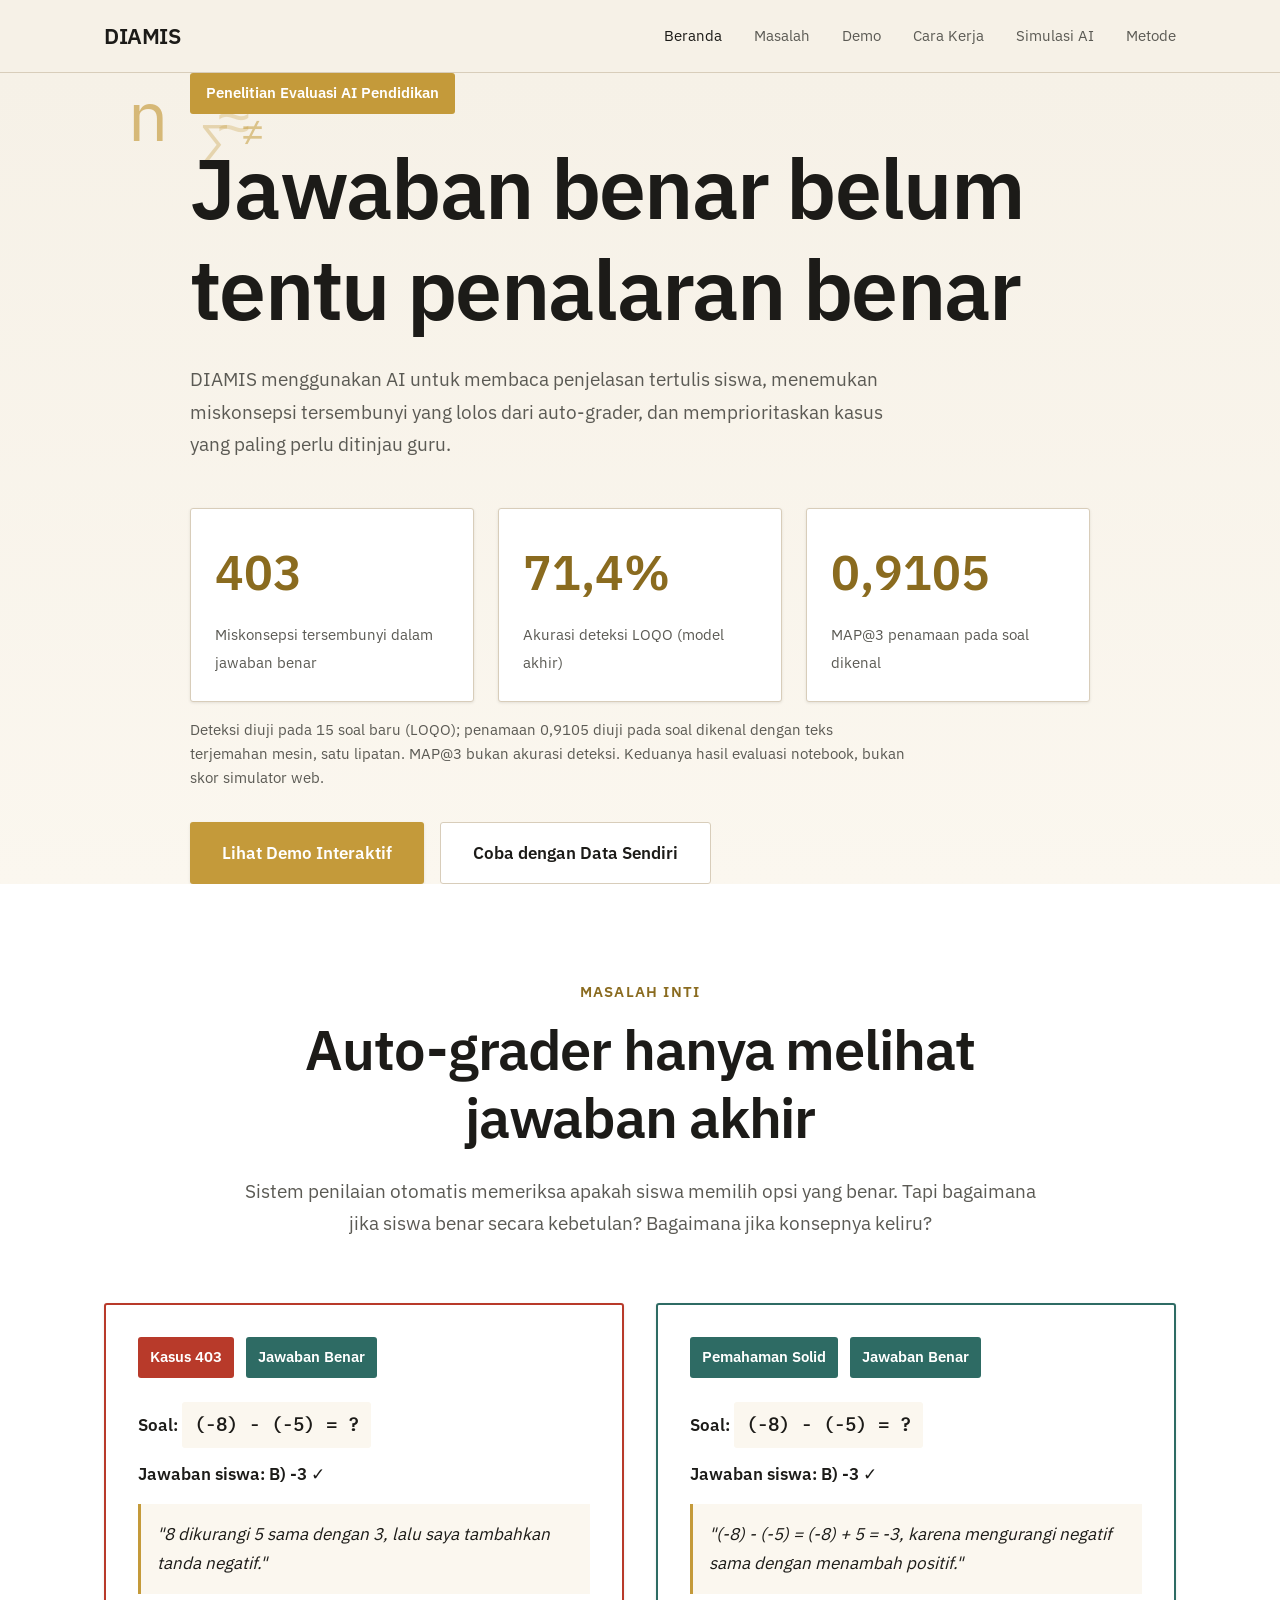
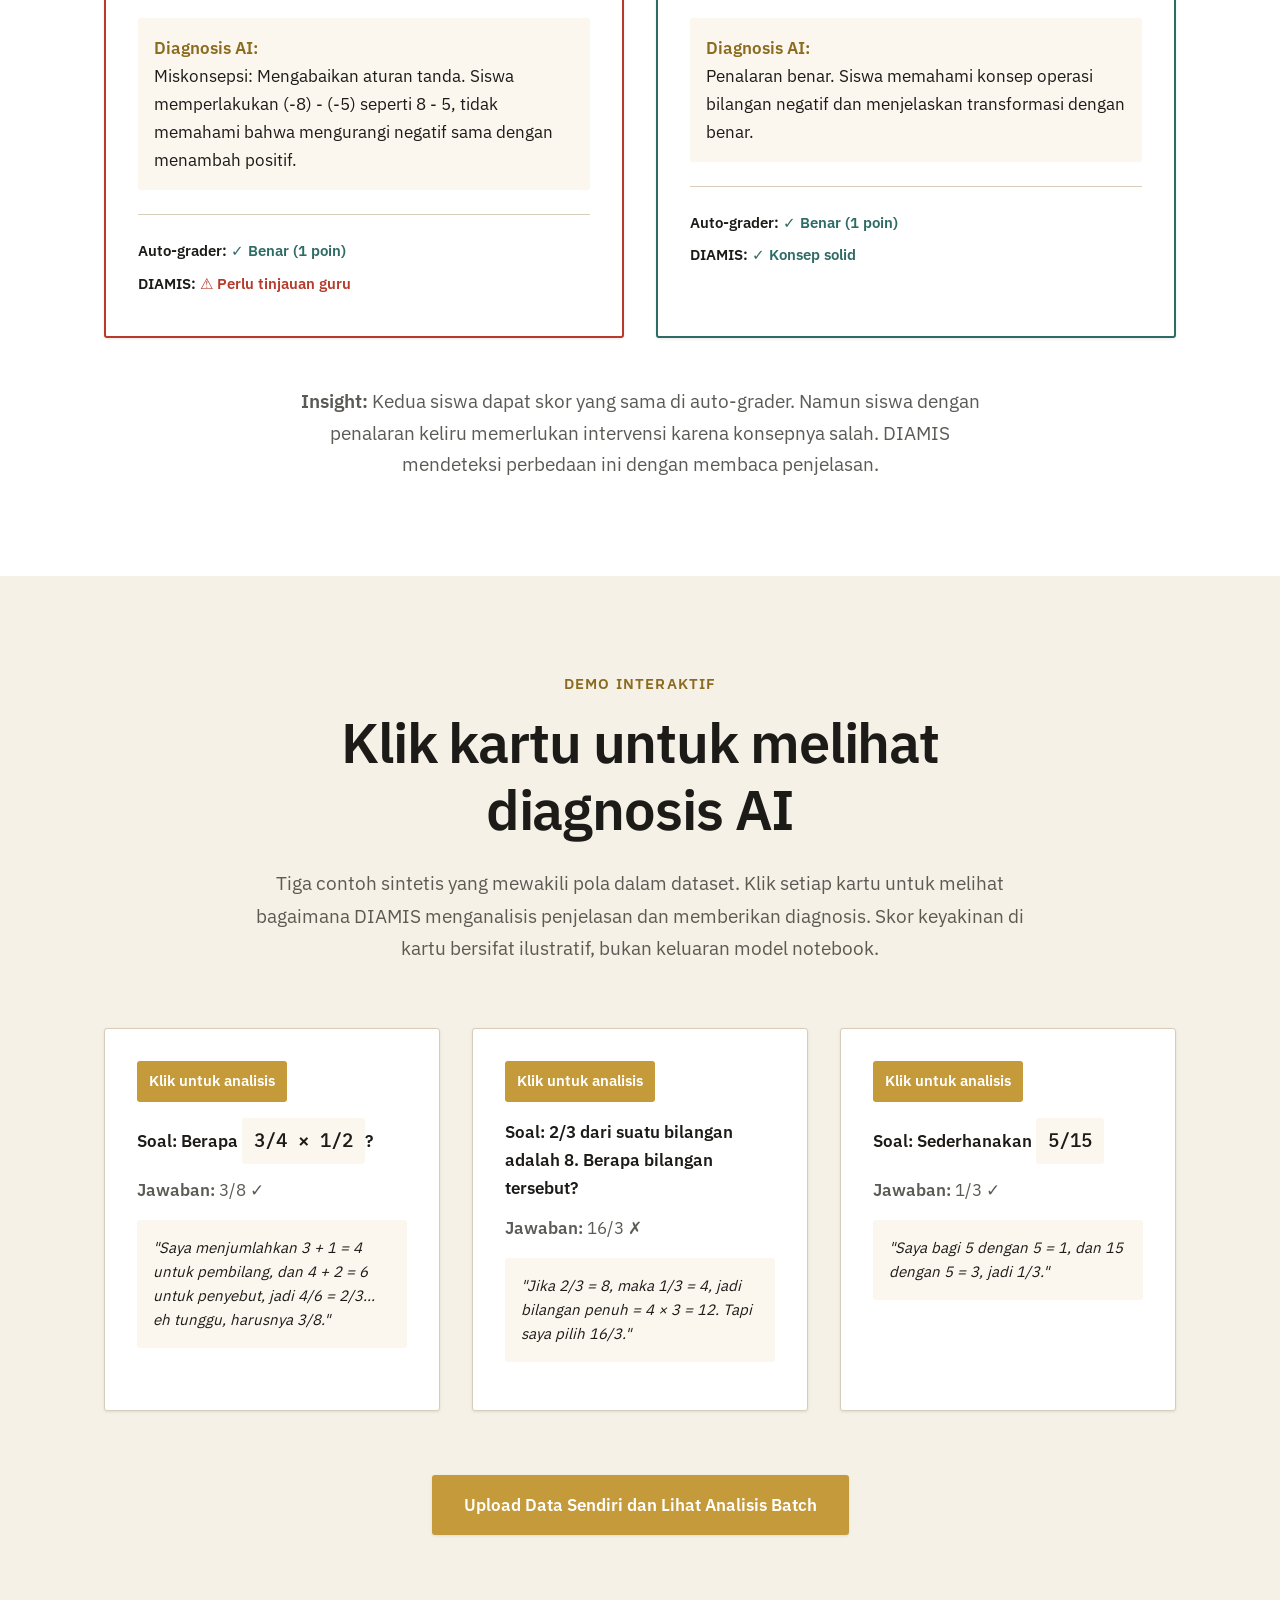
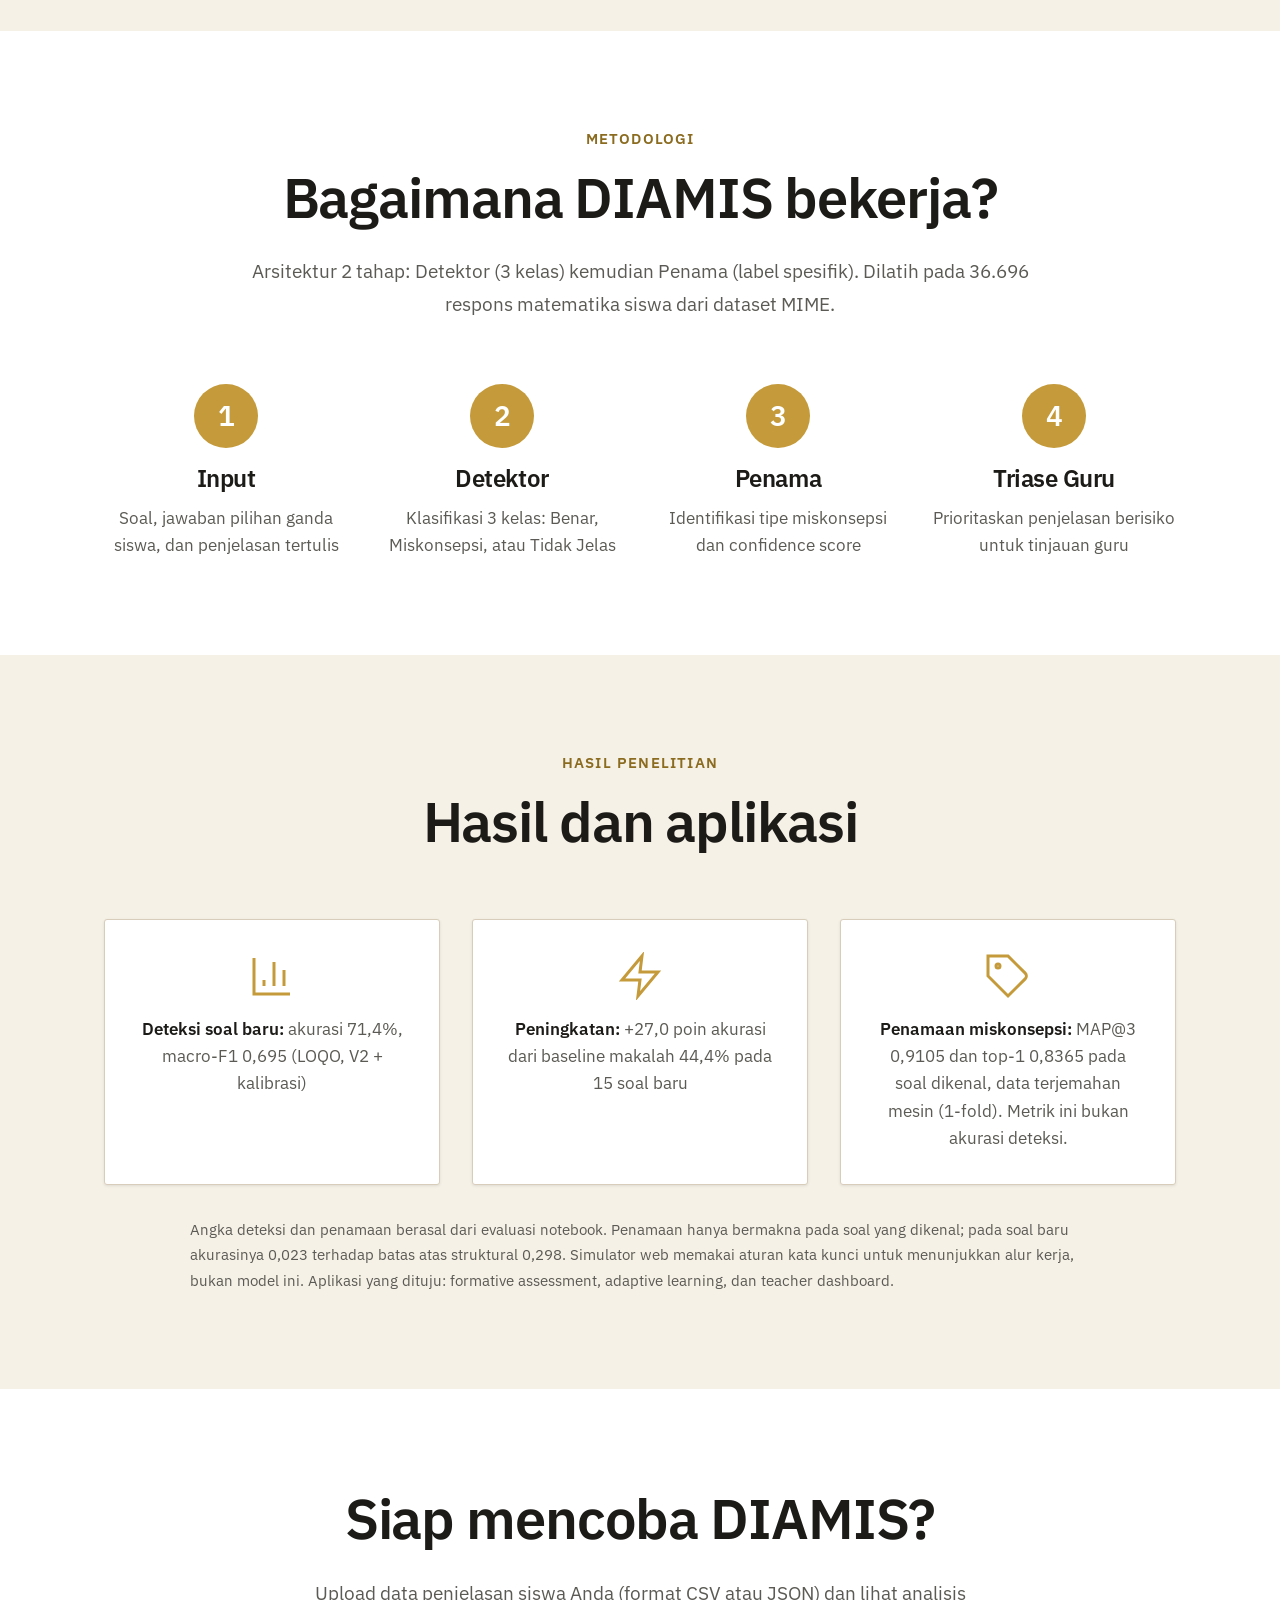
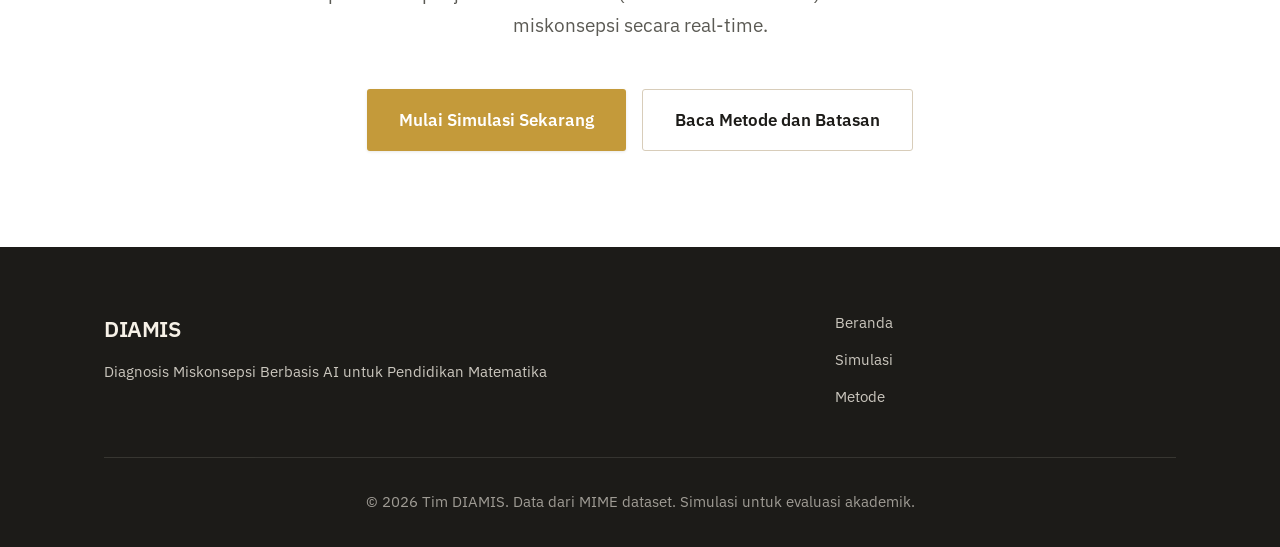
<file: index.html>
<!doctype html>
<html lang="id">
<head>
  <meta charset="utf-8">
  <meta name="viewport" content="width=device-width, initial-scale=1">
  <title>DIAMIS: Deteksi Miskonsepsi Matematika dengan AI</title>
  <meta name="description" content="Sistem evaluasi AI untuk mendeteksi miskonsepsi tersembunyi dalam penjelasan matematika siswa. 403 kasus lolos auto-grader namun konsepnya keliru.">
  <link rel="icon" href="assets/favicon.svg" type="image/svg+xml">
  <link rel="stylesheet" href="assets/css/style-v2.css?v=4tahap">
</head>
<body>

<!-- HEADER -->
<header class="header">
  <div class="header__inner">
    <a href="index.html" class="logo">DIAMIS</a>
    <nav class="nav">
      <a href="index.html" aria-current="page">Beranda</a>
      <a href="#problem">Masalah</a>
      <a href="#demo">Demo</a>
      <a href="#how">Cara Kerja</a>
      <a href="simulasi-ai.html">Simulasi AI</a>
      <a href="tentang.html">Metode</a>
    </nav>
  </div>
</header>

<!-- HERO dengan Canvas Matematika -->
<section class="hero">
  <canvas class="hero__canvas" id="mathCanvas"></canvas>
  
  <div class="hero__content">
    <span class="hero__badge">Penelitian Evaluasi AI Pendidikan</span>
    <h1 class="hero__title">Jawaban benar belum tentu penalaran benar</h1>
    <p class="hero__subtitle">
      DIAMIS menggunakan AI untuk membaca penjelasan tertulis siswa, 
      menemukan miskonsepsi tersembunyi yang lolos dari auto-grader, 
      dan memprioritaskan kasus yang paling perlu ditinjau guru.
    </p>
    
    <div class="hero__stats">
      <div class="stat">
        <span class="stat__number">403</span>
        <span class="stat__label">Miskonsepsi tersembunyi dalam jawaban benar</span>
      </div>
      <div class="stat">
        <span class="stat__number">71,4%</span>
        <span class="stat__label">Akurasi deteksi LOQO (model akhir)</span>
      </div>
      <div class="stat">
        <span class="stat__number">0,9105</span>
        <span class="stat__label">MAP@3 penamaan pada soal dikenal</span>
      </div>
    </div>
    <p class="hero__note">
      Deteksi diuji pada 15 soal baru (LOQO); penamaan 0,9105 diuji pada soal
      dikenal dengan teks terjemahan mesin, satu lipatan. MAP@3 bukan akurasi
      deteksi. Keduanya hasil evaluasi notebook, bukan skor simulator web.
    </p>
    
    <div class="hero__cta">
      <a href="#demo" class="btn btn--primary">Lihat Demo Interaktif</a>
      <a href="simulasi-ai.html" class="btn btn--secondary">Coba dengan Data Sendiri</a>
    </div>
  </div>
</section>

<!-- PROBLEM SECTION -->
<section class="section section--alt" id="problem">
  <div class="container">
    <div class="section__header">
      <p class="section__kicker">Masalah Inti</p>
      <h2 class="section__title">Auto-grader hanya melihat jawaban akhir</h2>
      <p class="section__desc">
        Sistem penilaian otomatis memeriksa apakah siswa memilih opsi yang benar. 
        Tapi bagaimana jika siswa benar secara kebetulan? Bagaimana jika konsepnya keliru?
      </p>
    </div>
    
    <div class="comparison-grid">
      <div class="comparison-card comparison-card--danger">
        <div class="comparison-card__header">
          <span class="badge badge--danger">Kasus 403</span>
          <span class="badge badge--success">Jawaban Benar</span>
        </div>
        <p class="comparison-card__label">Soal: <span class="math">(-8) - (-5) = ?</span></p>
        <p class="comparison-card__label">Jawaban siswa: B) -3 ✓</p>
        <blockquote class="comparison-card__quote">
          "8 dikurangi 5 sama dengan 3, lalu saya tambahkan tanda negatif."
        </blockquote>
        <div class="comparison-card__diagnosis">
          <p><strong>Diagnosis AI:</strong></p>
          <p>Miskonsepsi: Mengabaikan aturan tanda. Siswa memperlakukan (-8) - (-5) seperti 8 - 5, tidak memahami bahwa mengurangi negatif sama dengan menambah positif.</p>
        </div>
        <div class="comparison-card__footer">
          <p><strong>Auto-grader:</strong> <span class="text-success">✓ Benar (1 poin)</span></p>
          <p><strong>DIAMIS:</strong> <span class="text-danger">⚠ Perlu tinjauan guru</span></p>
        </div>
      </div>
      
      <div class="comparison-card comparison-card--success">
        <div class="comparison-card__header">
          <span class="badge badge--success">Pemahaman Solid</span>
          <span class="badge badge--success">Jawaban Benar</span>
        </div>
        <p class="comparison-card__label">Soal: <span class="math">(-8) - (-5) = ?</span></p>
        <p class="comparison-card__label">Jawaban siswa: B) -3 ✓</p>
        <blockquote class="comparison-card__quote">
          "(-8) - (-5) = (-8) + 5 = -3, karena mengurangi negatif sama dengan menambah positif."
        </blockquote>
        <div class="comparison-card__diagnosis">
          <p><strong>Diagnosis AI:</strong></p>
          <p>Penalaran benar. Siswa memahami konsep operasi bilangan negatif dan menjelaskan transformasi dengan benar.</p>
        </div>
        <div class="comparison-card__footer">
          <p><strong>Auto-grader:</strong> <span class="text-success">✓ Benar (1 poin)</span></p>
          <p><strong>DIAMIS:</strong> <span class="text-success">✓ Konsep solid</span></p>
        </div>
      </div>
    </div>
    
    <p style="text-align: center; margin-top: var(--space-12); font-size: var(--text-lg); max-width: 720px; margin-left: auto; margin-right: auto; color: var(--muted);">
      <strong>Insight:</strong> Kedua siswa dapat skor yang sama di auto-grader. 
      Namun siswa dengan penalaran keliru memerlukan intervensi karena konsepnya salah. 
      DIAMIS mendeteksi perbedaan ini dengan membaca penjelasan.
    </p>
  </div>
</section>

<!-- DEMO INTERACTIVE -->
<section class="section" id="demo">
  <div class="container">
    <div class="section__header">
      <p class="section__kicker">Demo Interaktif</p>
      <h2 class="section__title">Klik kartu untuk melihat diagnosis AI</h2>
      <p class="section__desc">
        Tiga contoh sintetis yang mewakili pola dalam dataset. Klik setiap kartu
        untuk melihat bagaimana DIAMIS menganalisis penjelasan dan memberikan
        diagnosis. Skor keyakinan di kartu bersifat ilustratif, bukan keluaran
        model notebook.
      </p>
    </div>
    
    <div class="reveal-grid">
      <!-- CARD 1 -->
      <div class="reveal-card" onclick="this.classList.toggle('is-revealed')">
        <span class="reveal-card__badge">Klik untuk analisis</span>
        <p class="reveal-card__question"><strong>Soal:</strong> Berapa <span class="math">3/4 × 1/2</span>?</p>
        <p class="reveal-card__answer"><strong>Jawaban:</strong> 3/8 ✓</p>
        <p class="reveal-card__explanation">
          "Saya menjumlahkan 3 + 1 = 4 untuk pembilang, dan 4 + 2 = 6 untuk penyebut, 
          jadi 4/6 = 2/3... eh tunggu, harusnya 3/8."
        </p>
        
        <div class="reveal-card__result">
          <div class="reveal-card__diagnosis">
            <p class="reveal-card__diagnosis-title">Miskonsepsi Terdeteksi</p>
            <p><strong>Tipe:</strong> Additive (menjumlahkan pembilang dan penyebut)</p>
            <p><strong>Penjelasan:</strong> Siswa awalnya menggunakan operasi penjumlahan 
            untuk perkalian pecahan, lalu mengoreksi ke jawaban benar tanpa pemahaman.</p>
            <p><strong>Rekomendasi:</strong> Tinjau ulang konsep perkalian pecahan.</p>
          </div>
          <div class="reveal-card__confidence">
            <p><strong>Skor ilustratif:</strong> 87%</p>
            <div class="confidence-bar">
              <div class="confidence-bar__fill" style="--confidence: 87%"></div>
            </div>
          </div>
        </div>
      </div>
      
      <!-- CARD 2 -->
      <div class="reveal-card" onclick="this.classList.toggle('is-revealed')">
        <span class="reveal-card__badge">Klik untuk analisis</span>
        <p class="reveal-card__question"><strong>Soal:</strong> 2/3 dari suatu bilangan adalah 8. Berapa bilangan tersebut?</p>
        <p class="reveal-card__answer"><strong>Jawaban:</strong> 16/3 ✗</p>
        <p class="reveal-card__explanation">
          "Jika 2/3 = 8, maka 1/3 = 4, jadi bilangan penuh = 4 × 3 = 12. Tapi saya pilih 16/3."
        </p>
        
        <div class="reveal-card__result">
          <div class="reveal-card__diagnosis">
            <p class="reveal-card__diagnosis-title">Penalaran Benar</p>
            <p><strong>Situasi:</strong> Contoh sintetis penalaran benar dengan opsi salah</p>
            <p><strong>Penjelasan:</strong> Siswa memahami cara menyelesaikan soal dengan benar 
            (12 adalah jawaban yang tepat), namun salah memilih opsi di pilihan ganda.</p>
            <p><strong>Rekomendasi:</strong> Tidak perlu remediasi konsep, 
            cukup reminder untuk teliti saat memilih opsi.</p>
          </div>
          <div class="reveal-card__confidence">
            <p><strong>Skor ilustratif:</strong> 92%</p>
            <div class="confidence-bar">
              <div class="confidence-bar__fill" style="--confidence: 92%"></div>
            </div>
          </div>
        </div>
      </div>
      
      <!-- CARD 3 -->
      <div class="reveal-card" onclick="this.classList.toggle('is-revealed')">
        <span class="reveal-card__badge">Klik untuk analisis</span>
        <p class="reveal-card__question"><strong>Soal:</strong> Sederhanakan <span class="math">5/15</span></p>
        <p class="reveal-card__answer"><strong>Jawaban:</strong> 1/3 ✓</p>
        <p class="reveal-card__explanation">
          "Saya bagi 5 dengan 5 = 1, dan 15 dengan 5 = 3, jadi 1/3."
        </p>
        
        <div class="reveal-card__result">
          <div class="reveal-card__diagnosis">
            <p class="reveal-card__diagnosis-title">Pemahaman Solid</p>
            <p><strong>Evaluasi:</strong> Penalaran benar dan jawaban benar</p>
            <p><strong>Penjelasan:</strong> Siswa memahami konsep FPB dan menjelaskan 
            langkah penyederhanaan pecahan dengan tepat.</p>
            <p><strong>Rekomendasi:</strong> Tidak ada intervensi diperlukan.</p>
          </div>
          <div class="reveal-card__confidence">
            <p><strong>Skor ilustratif:</strong> 95%</p>
            <div class="confidence-bar">
              <div class="confidence-bar__fill" style="--confidence: 95%"></div>
            </div>
          </div>
        </div>
      </div>
    </div>
    
    <div style="text-align: center; margin-top: var(--space-16);">
      <a href="simulasi-ai.html" class="btn btn--primary">Upload Data Sendiri dan Lihat Analisis Batch</a>
    </div>
  </div>
</section>

<!-- HOW IT WORKS -->
<section class="section section--alt" id="how">
  <div class="container">
    <div class="section__header">
      <p class="section__kicker">Metodologi</p>
      <h2 class="section__title">Bagaimana DIAMIS bekerja?</h2>
      <p class="section__desc">
        Arsitektur 2 tahap: Detektor (3 kelas) kemudian Penama (label spesifik). 
        Dilatih pada 36.696 respons matematika siswa dari dataset MIME.
      </p>
    </div>
    
    <div class="process-grid">
      <div class="process-step">
        <div class="process-step__number">1</div>
        <h3 class="process-step__title">Input</h3>
        <p class="process-step__desc">
          Soal, jawaban pilihan ganda siswa, dan penjelasan tertulis
        </p>
      </div>
      
      <div class="process-step">
        <div class="process-step__number">2</div>
        <h3 class="process-step__title">Detektor</h3>
        <p class="process-step__desc">
          Klasifikasi 3 kelas: Benar, Miskonsepsi, atau Tidak Jelas
        </p>
      </div>
      
      <div class="process-step">
        <div class="process-step__number">3</div>
        <h3 class="process-step__title">Penama</h3>
        <p class="process-step__desc">
          Identifikasi tipe miskonsepsi dan confidence score
        </p>
      </div>
      
      <div class="process-step">
        <div class="process-step__number">4</div>
        <h3 class="process-step__title">Triase Guru</h3>
        <p class="process-step__desc">
          Prioritaskan penjelasan berisiko untuk tinjauan guru
        </p>
      </div>
    </div>
  </div>
</section>

<!-- IMPACT -->
<section class="section">
  <div class="container">
    <div class="section__header">
      <p class="section__kicker">Hasil Penelitian</p>
      <h2 class="section__title">Hasil dan aplikasi</h2>
    </div>
    
    <div class="impact-grid">
      <div class="impact-box">
        <svg class="impact-box__icon" viewBox="0 0 24 24" fill="none" stroke="currentColor" stroke-width="2">
          <path d="M3 3v18h18"></path>
          <path d="M18 17V9"></path>
          <path d="M13 17V5"></path>
          <path d="M8 17v-3"></path>
        </svg>
        <p class="impact-box__text">
          <strong>Deteksi soal baru:</strong> akurasi 71,4%, macro-F1 0,695 (LOQO, V2 + kalibrasi)
        </p>
      </div>
      <div class="impact-box">
        <svg class="impact-box__icon" viewBox="0 0 24 24" fill="none" stroke="currentColor" stroke-width="2">
          <polygon points="13 2 3 14 12 14 11 22 21 10 12 10 13 2"></polygon>
        </svg>
        <p class="impact-box__text">
          <strong>Peningkatan:</strong> +27,0 poin akurasi dari baseline makalah 44,4% pada 15 soal baru
        </p>
      </div>
      <div class="impact-box">
        <svg class="impact-box__icon" viewBox="0 0 24 24" fill="none" stroke="currentColor" stroke-width="2">
          <path d="M20.59 13.41 12 22 2 12V2h10l8.59 8.59a2 2 0 0 1 0 2.82z"></path>
          <circle cx="7" cy="7" r="1"></circle>
        </svg>
        <p class="impact-box__text">
          <strong>Penamaan miskonsepsi:</strong> MAP@3 0,9105 dan top-1 0,8365 pada soal dikenal, data terjemahan mesin (1-fold). Metrik ini bukan akurasi deteksi.
        </p>
      </div>
    </div>
    <p class="impact-note">
      Angka deteksi dan penamaan berasal dari evaluasi notebook. Penamaan hanya bermakna pada soal yang dikenal; pada soal baru akurasinya 0,023 terhadap batas atas struktural 0,298. Simulator web memakai aturan kata kunci untuk menunjukkan alur kerja, bukan model ini. Aplikasi yang dituju: formative assessment, adaptive learning, dan teacher dashboard.
    </p>
  </div>
</section>

<!-- CTA FINAL -->
<section class="section section--alt">
  <div class="container">
    <div class="cta-final">
      <h2 class="cta-final__title">Siap mencoba DIAMIS?</h2>
      <p class="cta-final__desc">
        Upload data penjelasan siswa Anda (format CSV atau JSON) dan lihat 
        analisis miskonsepsi secara real-time.
      </p>
      <div class="cta-final__actions">
        <a href="simulasi-ai.html" class="btn btn--primary">Mulai Simulasi Sekarang</a>
        <a href="tentang.html" class="btn btn--secondary">Baca Metode dan Batasan</a>
      </div>
    </div>
  </div>
</section>

<!-- FOOTER -->
<footer class="footer">
  <div class="container">
    <div class="footer__content">
      <div>
        <p class="logo" style="color: var(--paper);">DIAMIS</p>
        <p class="footer__tagline">
          Diagnosis Miskonsepsi Berbasis AI untuk Pendidikan Matematika
        </p>
      </div>
      <div class="footer__links">
        <a href="index.html">Beranda</a>
        <a href="simulasi-ai.html">Simulasi</a>
        <a href="tentang.html">Metode</a>
      </div>
    </div>
    <div class="footer__bottom">
      <p>© 2026 Tim DIAMIS. Data dari MIME dataset. Simulasi untuk evaluasi akademik.</p>
    </div>
  </div>
</footer>

<!-- CANVAS ANIMATION SCRIPT -->
<script>
(function() {
  const canvas = document.getElementById('mathCanvas');
  if (!canvas) return;
  
  const ctx = canvas.getContext('2d');
  let width, height, particles = [];
  
  // Resize canvas
  function resize() {
    width = canvas.width = canvas.offsetWidth;
    height = canvas.height = canvas.offsetHeight;
  }
  
  // Particle matematika - lebih visible
  class MathParticle {
    constructor() {
      this.reset();
      this.y = Math.random() * height; // Start random untuk init
      this.phase = Math.random() * Math.PI * 2; // Wave phase offset
    }
    
    reset() {
      this.x = Math.random() * width;
      this.y = -30;
      this.baseX = this.x; // Store original X for wave
      this.size = Math.random() * 4 + 3; // Larger: 3-7
      this.speedY = Math.random() * 0.8 + 0.4; // Faster: 0.4-1.2
      this.opacity = Math.random() * 0.4 + 0.25; // More visible: 0.25-0.65
      this.phase = Math.random() * Math.PI * 2;
      
      // Symbol matematika
      const symbols = ['+', '−', '×', '÷', '=', '≠', '≈', '∞', 'π', '√', '∑', '∫', 
                       '²', '³', '⅓', '¼', '½', '¾', 'x', 'y', 'n'];
      this.symbol = symbols[Math.floor(Math.random() * symbols.length)];
      
      // Warna emas lebih solid
      this.color = `rgba(196, 154, 58, ${this.opacity})`;
    }
    
    update() {
      this.y += this.speedY;
      
      // Gelombang sinus lebih jelas
      this.x = this.baseX + Math.sin(this.y * 0.02 + this.phase) * 30;
      
      // Reset jika keluar canvas
      if (this.y > height + 30) {
        this.reset();
      }
    }
    
    draw() {
      ctx.fillStyle = this.color;
      ctx.font = `${this.size * 10}px "IBM Plex Mono", monospace`; // Larger font
      ctx.fillText(this.symbol, this.x, this.y);
    }
  }
  
  // Init particles
  function init() {
    resize();
    particles = [];
    const count = Math.floor((width * height) / 8000); // More particles: was 15000
    for (let i = 0; i < count; i++) {
      particles.push(new MathParticle());
    }
  }
  
  // Animation loop
  function animate() {
    ctx.clearRect(0, 0, width, height);
    
    particles.forEach(p => {
      p.update();
      p.draw();
    });
    
    requestAnimationFrame(animate);
  }
  
  // Start
  init();
  animate();
  
  // Resize handler
  window.addEventListener('resize', init);
})();
</script>

</body>
</html>
</file>
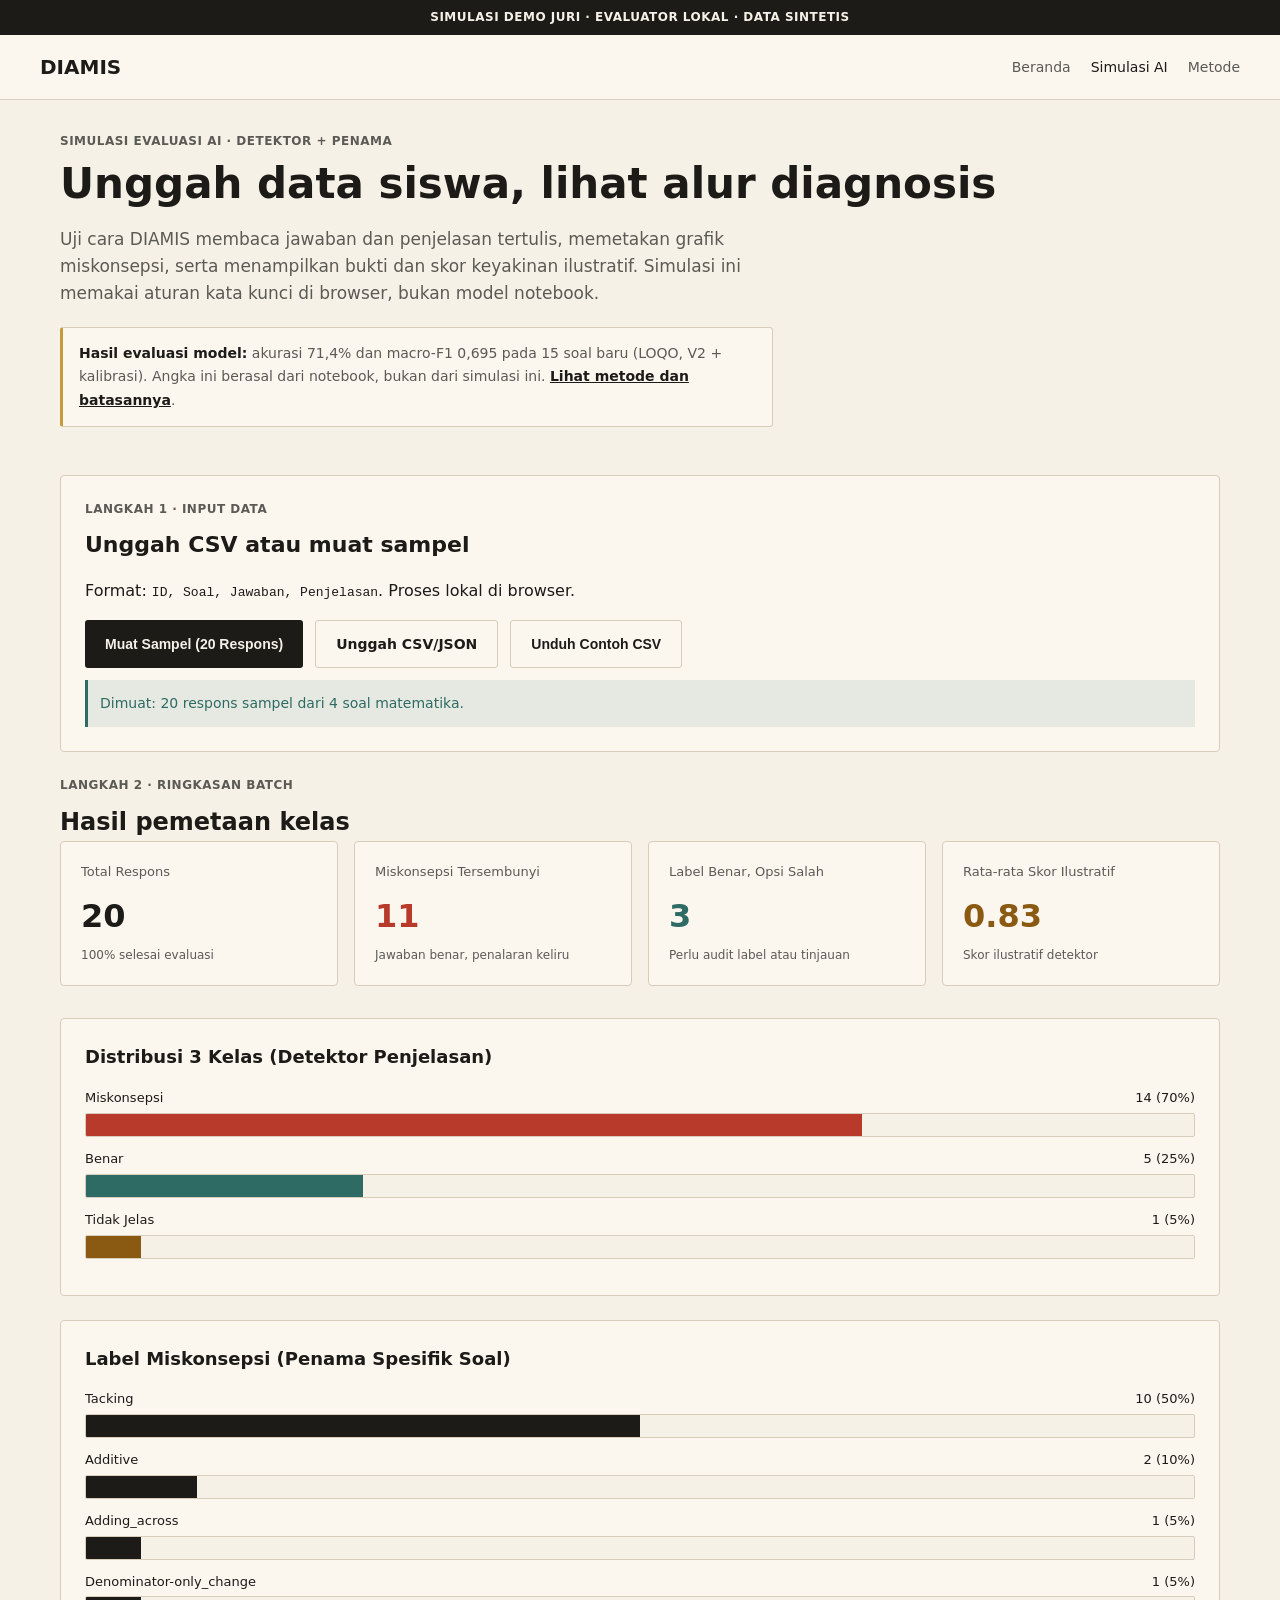
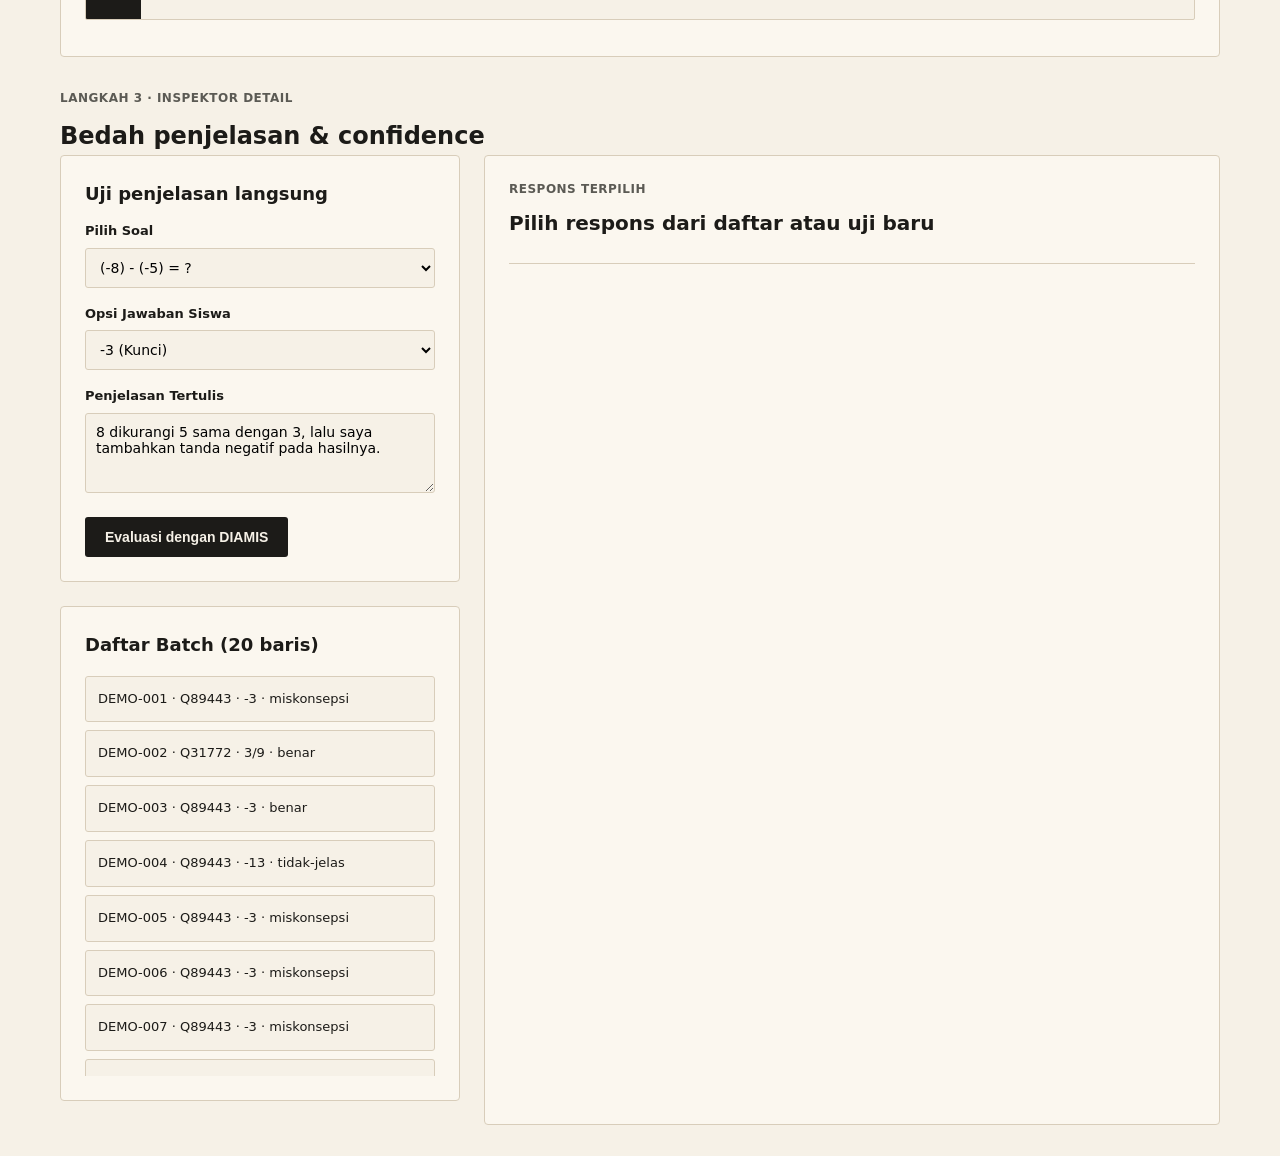
<file: simulasi-ai.html>
<!doctype html>
<html lang="id">
<head>
  <meta charset="utf-8">
  <meta name="viewport" content="width=device-width, initial-scale=1">
  <title>Simulasi Evaluasi AI | DIAMIS</title>
  <link rel="icon" href="assets/favicon.svg" type="image/svg+xml">
  <style>
    * { margin: 0; padding: 0; box-sizing: border-box; }
    
    :root {
      --paper: #f6f1e7;
      --surface: #fbf7ef;
      --ink: #1c1b18;
      --muted: #5b5a54;
      --rule: #d8cdba;
      --gold: #c49a3a;
      --teal: #2e6b64;
      --red: #b83a2a;
      --amber: #8a5a12;
    }
    
    body {
      font-family: system-ui, -apple-system, sans-serif;
      background: var(--paper);
      color: var(--ink);
      line-height: 1.6;
      padding: 0;
    }
    
    .status-bar {
      background: var(--ink);
      color: var(--paper);
      padding: 8px 20px;
      text-align: center;
      font-size: 12px;
      font-weight: 600;
      letter-spacing: 0.5px;
    }
    
    .header {
      background: var(--surface);
      border-bottom: 1px solid var(--rule);
      padding: 16px 20px;
    }
    
    .header-inner {
      max-width: 1200px;
      margin: 0 auto;
      display: flex;
      justify-content: space-between;
      align-items: center;
      flex-wrap: wrap;
      gap: 16px;
    }
    
    .logo {
      font-size: 20px;
      font-weight: 700;
      color: var(--ink);
      text-decoration: none;
    }
    
    .nav {
      display: flex;
      gap: 20px;
      flex-wrap: wrap;
    }
    
    .nav a {
      color: var(--muted);
      text-decoration: none;
      font-size: 14px;
      font-weight: 500;
    }
    
    .nav a:hover,
    .nav a[aria-current] {
      color: var(--ink);
    }
    
    .container {
      max-width: 1200px;
      margin: 0 auto;
      padding: 32px 20px;
    }
    
    .intro {
      margin-bottom: 48px;
    }
    
    .eyebrow {
      font-size: 12px;
      font-weight: 600;
      text-transform: uppercase;
      letter-spacing: 0.5px;
      color: var(--muted);
      margin-bottom: 8px;
    }
    
    h1 {
      font-size: clamp(28px, 5vw, 42px);
      line-height: 1.2;
      margin-bottom: 16px;
    }
    
    .lead {
      font-size: 17px;
      color: var(--muted);
      max-width: 70ch;
    }
    
    .notice {
      margin-top: 20px;
      padding: 14px 16px;
      background: var(--surface);
      border: 1px solid var(--rule);
      border-left: 3px solid var(--gold);
      border-radius: 3px;
      font-size: 14px;
      color: var(--muted);
      max-width: 80ch;
      line-height: 1.65;
    }
    
    .notice strong { color: var(--ink); }
    
    .notice a {
      color: var(--ink);
      font-weight: 600;
    }
    
    .card {
      background: var(--surface);
      border: 1px solid var(--rule);
      border-radius: 4px;
      padding: 24px;
      margin-bottom: 24px;
    }
    
    .card h2 {
      font-size: 22px;
      margin-bottom: 16px;
    }
    
    .card h3 {
      font-size: 18px;
      margin-bottom: 12px;
    }
    
    .btn-group {
      display: flex;
      gap: 12px;
      flex-wrap: wrap;
      margin-top: 16px;
    }
    
    .btn {
      display: inline-block;
      padding: 12px 20px;
      background: var(--ink);
      color: var(--paper);
      border: none;
      border-radius: 3px;
      font-size: 14px;
      font-weight: 600;
      cursor: pointer;
      text-decoration: none;
    }
    
    .btn:hover {
      background: var(--gold);
      color: var(--ink);
    }
    
    .btn-secondary {
      background: var(--surface);
      color: var(--ink);
      border: 1px solid var(--rule);
    }
    
    .btn-secondary:hover {
      border-color: var(--ink);
    }
    
    .status {
      margin-top: 12px;
      padding: 12px;
      background: rgba(46, 107, 100, 0.1);
      border-left: 3px solid var(--teal);
      font-size: 14px;
      color: var(--teal);
    }
    
    .kpis {
      display: grid;
      grid-template-columns: repeat(auto-fit, minmax(200px, 1fr));
      gap: 16px;
      margin-bottom: 32px;
    }
    
    .kpi {
      background: var(--surface);
      border: 1px solid var(--rule);
      border-radius: 4px;
      padding: 20px;
    }
    
    .kpi-label {
      font-size: 13px;
      color: var(--muted);
      margin-bottom: 8px;
    }
    
    .kpi-value {
      font-size: 32px;
      font-weight: 700;
      color: var(--ink);
      display: block;
      margin-bottom: 4px;
    }
    
    .kpi-sub {
      font-size: 12px;
      color: var(--muted);
    }
    
    .kpi.red .kpi-value { color: var(--red); }
    .kpi.teal .kpi-value { color: var(--teal); }
    .kpi.amber .kpi-value { color: var(--amber); }
    
    .charts {
      display: grid;
      gap: 24px;
      margin-bottom: 32px;
    }
    
    .chart {
      background: var(--surface);
      border: 1px solid var(--rule);
      border-radius: 4px;
      padding: 24px;
    }
    
    .chart-title {
      font-size: 18px;
      margin-bottom: 16px;
    }
    
    .bar {
      margin-bottom: 12px;
    }
    
    .bar-label {
      display: flex;
      justify-content: space-between;
      font-size: 13px;
      margin-bottom: 4px;
    }
    
    .bar-track {
      width: 100%;
      height: 24px;
      background: var(--paper);
      border: 1px solid var(--rule);
      border-radius: 2px;
      overflow: hidden;
    }
    
    .bar-fill {
      height: 100%;
      background: var(--ink);
      transition: width 0.3s ease;
    }
    
    .bar-fill.red { background: var(--red); }
    .bar-fill.teal { background: var(--teal); }
    .bar-fill.amber { background: var(--amber); }
    
    .inspector {
      display: grid;
      grid-template-columns: 1fr;
      gap: 24px;
    }
    
    @media (min-width: 900px) {
      .inspector {
        grid-template-columns: 400px 1fr;
      }
    }
    
    .form-field {
      margin-bottom: 16px;
    }
    
    .form-field label {
      display: block;
      font-size: 13px;
      font-weight: 600;
      margin-bottom: 6px;
    }
    
    .form-field select,
    .form-field textarea {
      width: 100%;
      padding: 10px;
      border: 1px solid var(--rule);
      border-radius: 3px;
      background: var(--paper);
      font-family: inherit;
      font-size: 14px;
    }
    
    .form-field textarea {
      resize: vertical;
      min-height: 80px;
    }
    
    .queue {
      max-height: 400px;
      overflow-y: auto;
      margin-top: 16px;
    }
    
    .queue-item {
      padding: 12px;
      background: var(--paper);
      border: 1px solid var(--rule);
      border-radius: 3px;
      margin-bottom: 8px;
      cursor: pointer;
      font-size: 13px;
    }
    
    .queue-item:hover {
      border-color: var(--gold);
    }
    
    .queue-item.active {
      border-color: var(--ink);
      background: var(--surface);
    }
    
    .diagnosis {
      background: var(--surface);
      border: 1px solid var(--rule);
      border-radius: 4px;
      padding: 24px;
    }
    
    .diagnosis-header {
      margin-bottom: 20px;
      padding-bottom: 16px;
      border-bottom: 1px solid var(--rule);
    }
    
    .diagnosis-title {
      font-size: 20px;
      margin-bottom: 8px;
    }
    
    .compare {
      display: grid;
      grid-template-columns: 1fr 1fr;
      gap: 12px;
      margin-bottom: 20px;
    }
    
    .compare-box {
      padding: 12px;
      background: var(--paper);
      border: 1px solid var(--rule);
      border-radius: 3px;
    }
    
    .compare-label {
      font-size: 11px;
      text-transform: uppercase;
      font-weight: 600;
      color: var(--muted);
      margin-bottom: 6px;
    }
    
    .compare-value {
      font-size: 14px;
      font-weight: 600;
    }
    
    .evidence {
      margin-bottom: 20px;
      padding: 16px;
      background: var(--paper);
      border-left: 3px solid var(--gold);
    }
    
    .evidence blockquote {
      font-style: italic;
      margin-bottom: 12px;
      line-height: 1.7;
    }
    
    mark {
      background: rgba(196, 154, 58, 0.3);
      padding: 2px 4px;
    }
    
    .conf-section {
      margin-top: 20px;
    }
    
    .conf-title {
      font-size: 16px;
      margin-bottom: 12px;
    }
    
    .conf-bars {
      display: grid;
      gap: 12px;
    }
    
    @media (max-width: 600px) {
      .compare {
        grid-template-columns: 1fr;
      }
      
      .kpis {
        grid-template-columns: 1fr;
      }
    }
  </style>
</head>
<body data-page="simulate">
  <div class="status-bar">SIMULASI DEMO JURI · EVALUATOR LOKAL · DATA SINTETIS</div>
  
  <header class="header">
    <div class="header-inner">
      <a href="index.html" class="logo">DIAMIS</a>
      <nav class="nav">
        <a href="index.html">Beranda</a>
        <a href="simulasi-ai.html" aria-current="page">Simulasi AI</a>
        <a href="tentang.html">Metode</a>
      </nav>
    </div>
  </header>
  
  <main class="container">
    <div class="intro">
      <p class="eyebrow">Simulasi Evaluasi AI · Detektor + Penama</p>
      <h1>Unggah data siswa, lihat alur diagnosis</h1>
      <p class="lead">Uji cara DIAMIS membaca jawaban dan penjelasan tertulis, memetakan grafik miskonsepsi, serta menampilkan bukti dan skor keyakinan ilustratif. Simulasi ini memakai aturan kata kunci di browser, bukan model notebook.</p>
      <p class="notice">
        <strong>Hasil evaluasi model:</strong> akurasi 71,4% dan macro-F1 0,695 pada 15 soal baru (LOQO, V2 + kalibrasi). Angka ini berasal dari notebook, bukan dari simulasi ini. <a href="tentang.html#metode">Lihat metode dan batasannya</a>.
      </p>
    </div>
    
    <!-- LANGKAH 1: UPLOAD -->
    <div class="card">
      <p class="eyebrow">Langkah 1 · Input Data</p>
      <h2>Unggah CSV atau muat sampel</h2>
      <p>Format: <code>ID, Soal, Jawaban, Penjelasan</code>. Proses lokal di browser.</p>
      
      <div class="btn-group">
        <button class="btn" id="btn-load-sample">Muat Sampel (20 Respons)</button>
        <label class="btn btn-secondary" for="file-input">Unggah CSV/JSON</label>
        <input type="file" id="file-input" accept=".csv,.json" hidden>
        <button class="btn btn-secondary" id="btn-download-sample">Unduh Contoh CSV</button>
      </div>
      
      <div class="status" id="upload-status">Klik "Muat Sampel" untuk memulai demo.</div>
    </div>
    
    <!-- LANGKAH 2: DASHBOARD -->
    <div id="dashboard" style="display:none;">
      <p class="eyebrow">Langkah 2 · Ringkasan Batch</p>
      <h2>Hasil pemetaan kelas</h2>
      
      <div class="kpis">
        <div class="kpi">
          <div class="kpi-label">Total Respons</div>
          <span class="kpi-value" id="kpi-total">0</span>
          <div class="kpi-sub">100% selesai evaluasi</div>
        </div>
        <div class="kpi red">
          <div class="kpi-label">Miskonsepsi Tersembunyi</div>
          <span class="kpi-value" id="kpi-hidden">0</span>
          <div class="kpi-sub">Jawaban benar, penalaran keliru</div>
        </div>
        <div class="kpi teal">
          <div class="kpi-label">Label Benar, Opsi Salah</div>
          <span class="kpi-value" id="kpi-false-correct">0</span>
          <div class="kpi-sub">Perlu audit label atau tinjauan</div>
        </div>
        <div class="kpi amber">
          <div class="kpi-label">Rata-rata Skor Ilustratif</div>
          <span class="kpi-value" id="kpi-avg-conf">0.00</span>
          <div class="kpi-sub">Skor ilustratif detektor</div>
        </div>
      </div>
      
      <div class="charts">
        <div class="chart">
          <h3 class="chart-title">Distribusi 3 Kelas (Detektor Penjelasan)</h3>
          <div id="chart-classes"></div>
        </div>
        
        <div class="chart">
          <h3 class="chart-title">Label Miskonsepsi (Penama Spesifik Soal)</h3>
          <div id="chart-labels"></div>
        </div>
      </div>
    </div>
    
    <!-- LANGKAH 3: INSPECTOR -->
    <div id="inspector-section" style="display:none;">
      <p class="eyebrow">Langkah 3 · Inspektor Detail</p>
      <h2>Bedah penjelasan & confidence</h2>
      
      <div class="inspector">
        <!-- LEFT: Form + Queue -->
        <div>
          <div class="card">
            <h3>Uji penjelasan langsung</h3>
            <form id="live-test-form">
              <div class="form-field">
                <label for="test-question">Pilih Soal</label>
                <select id="test-question">
                  <option value="Q89443">(-8) - (-5) = ?</option>
                  <option value="Q31772">Pecahan tidak diarsir</option>
                  <option value="Q31778">A/10 = 9/15, A?</option>
                  <option value="Q33472">1/3 + 2/5 = ?</option>
                </select>
              </div>
              
              <div class="form-field">
                <label for="test-answer">Opsi Jawaban Siswa</label>
                <select id="test-answer"></select>
              </div>
              
              <div class="form-field">
                <label for="test-explanation">Penjelasan Tertulis</label>
                <textarea id="test-explanation" placeholder="Ketik penjelasan siswa..."></textarea>
              </div>
              
              <button class="btn" type="submit">Evaluasi dengan DIAMIS</button>
            </form>
          </div>
          
          <div class="card">
            <h3>Daftar Batch <span id="queue-count">(0 baris)</span></h3>
            <div class="queue" id="batch-queue"></div>
          </div>
        </div>
        
        <!-- RIGHT: Diagnosis Output -->
        <div class="diagnosis" id="diagnosis-output">
          <div class="diagnosis-header">
            <p class="eyebrow" id="dx-meta">RESPONS TERPILIH</p>
            <h3 class="diagnosis-title" id="dx-title">Pilih respons dari daftar atau uji baru</h3>
          </div>
          
          <div class="compare" id="dx-compare" style="display:none;">
            <div class="compare-box">
              <div class="compare-label">Auto-grader Biasa</div>
              <div class="compare-value" id="dx-autograder">—</div>
            </div>
            <div class="compare-box">
              <div class="compare-label">Keputusan DIAMIS</div>
              <div class="compare-value" id="dx-diamis">—</div>
            </div>
          </div>
          
          <div class="evidence" id="dx-evidence" style="display:none;">
            <p><strong>Penjelasan Siswa:</strong></p>
            <blockquote id="dx-quote"></blockquote>
            <p id="dx-rationale"></p>
          </div>
          
          <div class="conf-section" id="dx-conf" style="display:none;">
            <h4 class="conf-title">Confidence Model (Top-3 Kandidat)</h4>
            <div class="conf-bars" id="dx-conf-bars"></div>
          </div>
        </div>
      </div>
    </div>
  </main>
  
  <script src="assets/js/data.js"></script>
  <script src="assets/js/app-simple.js"></script>
</body>
</html>
</file>
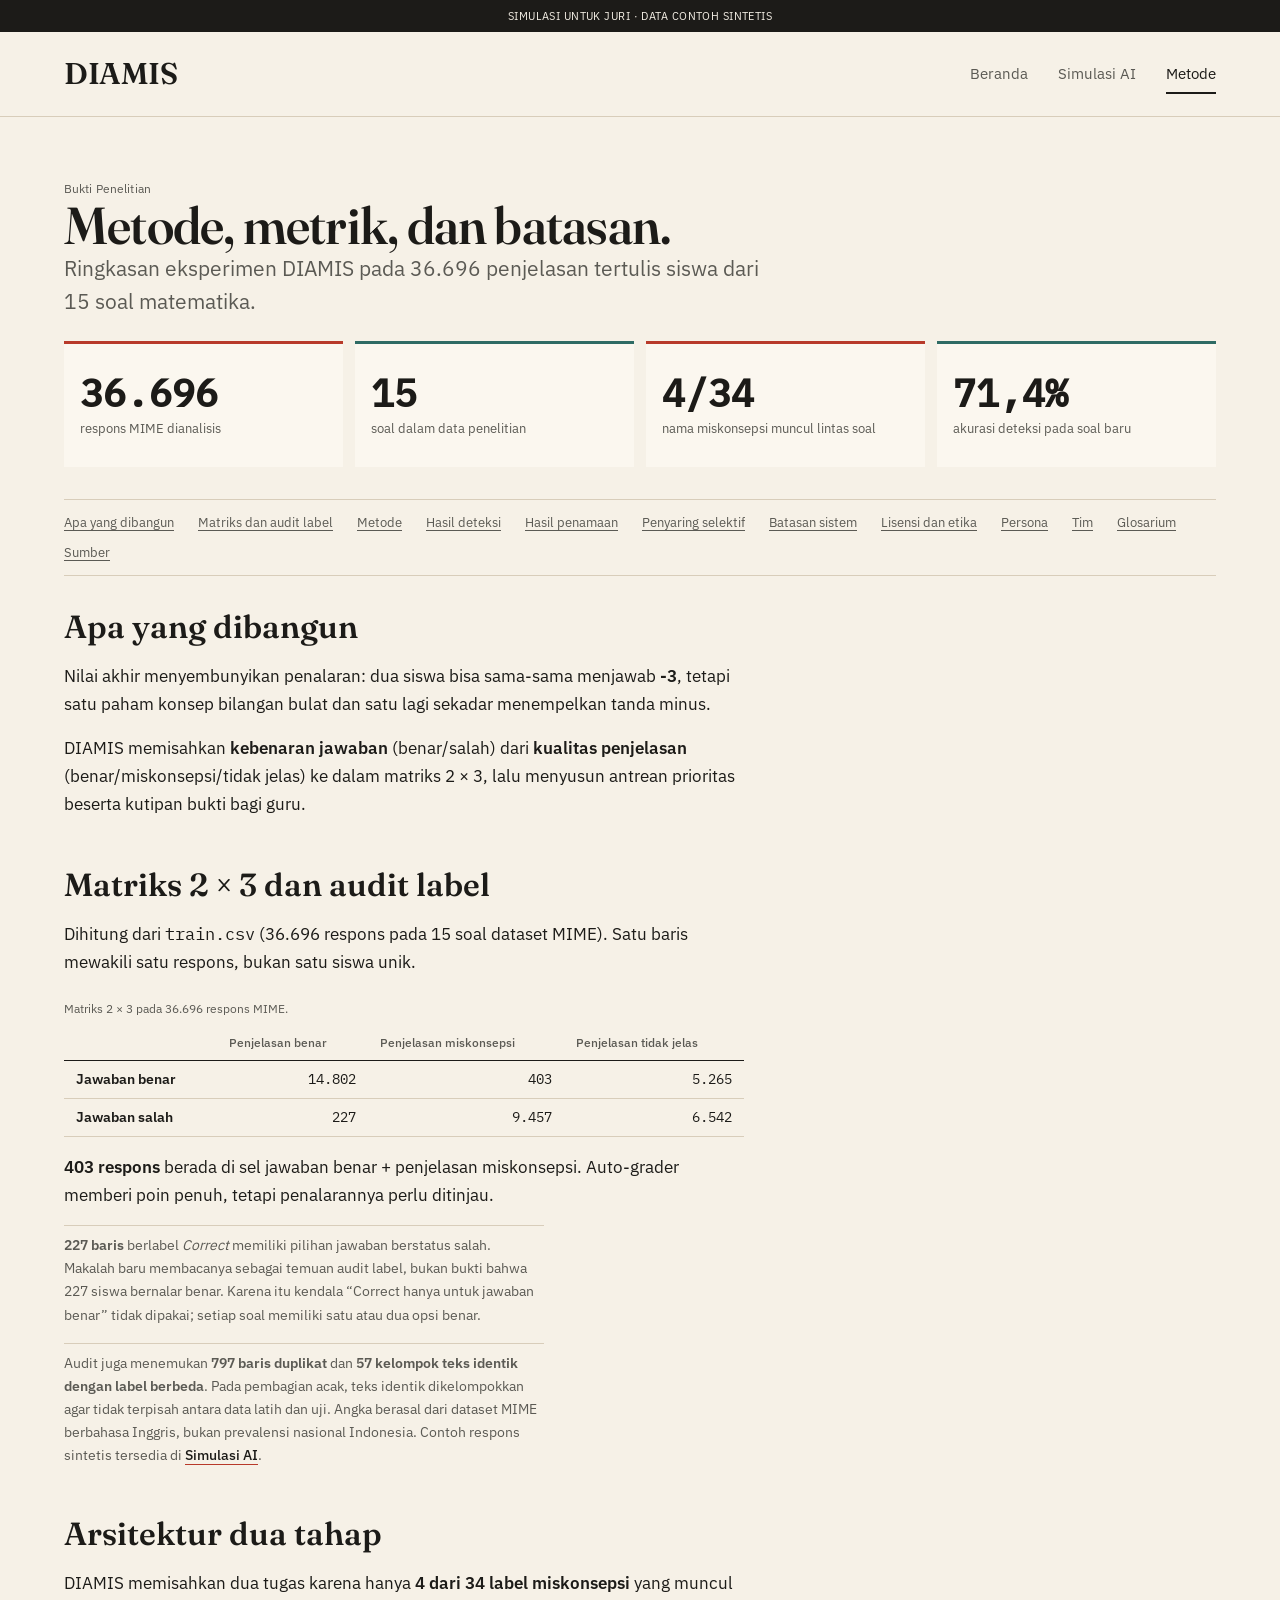
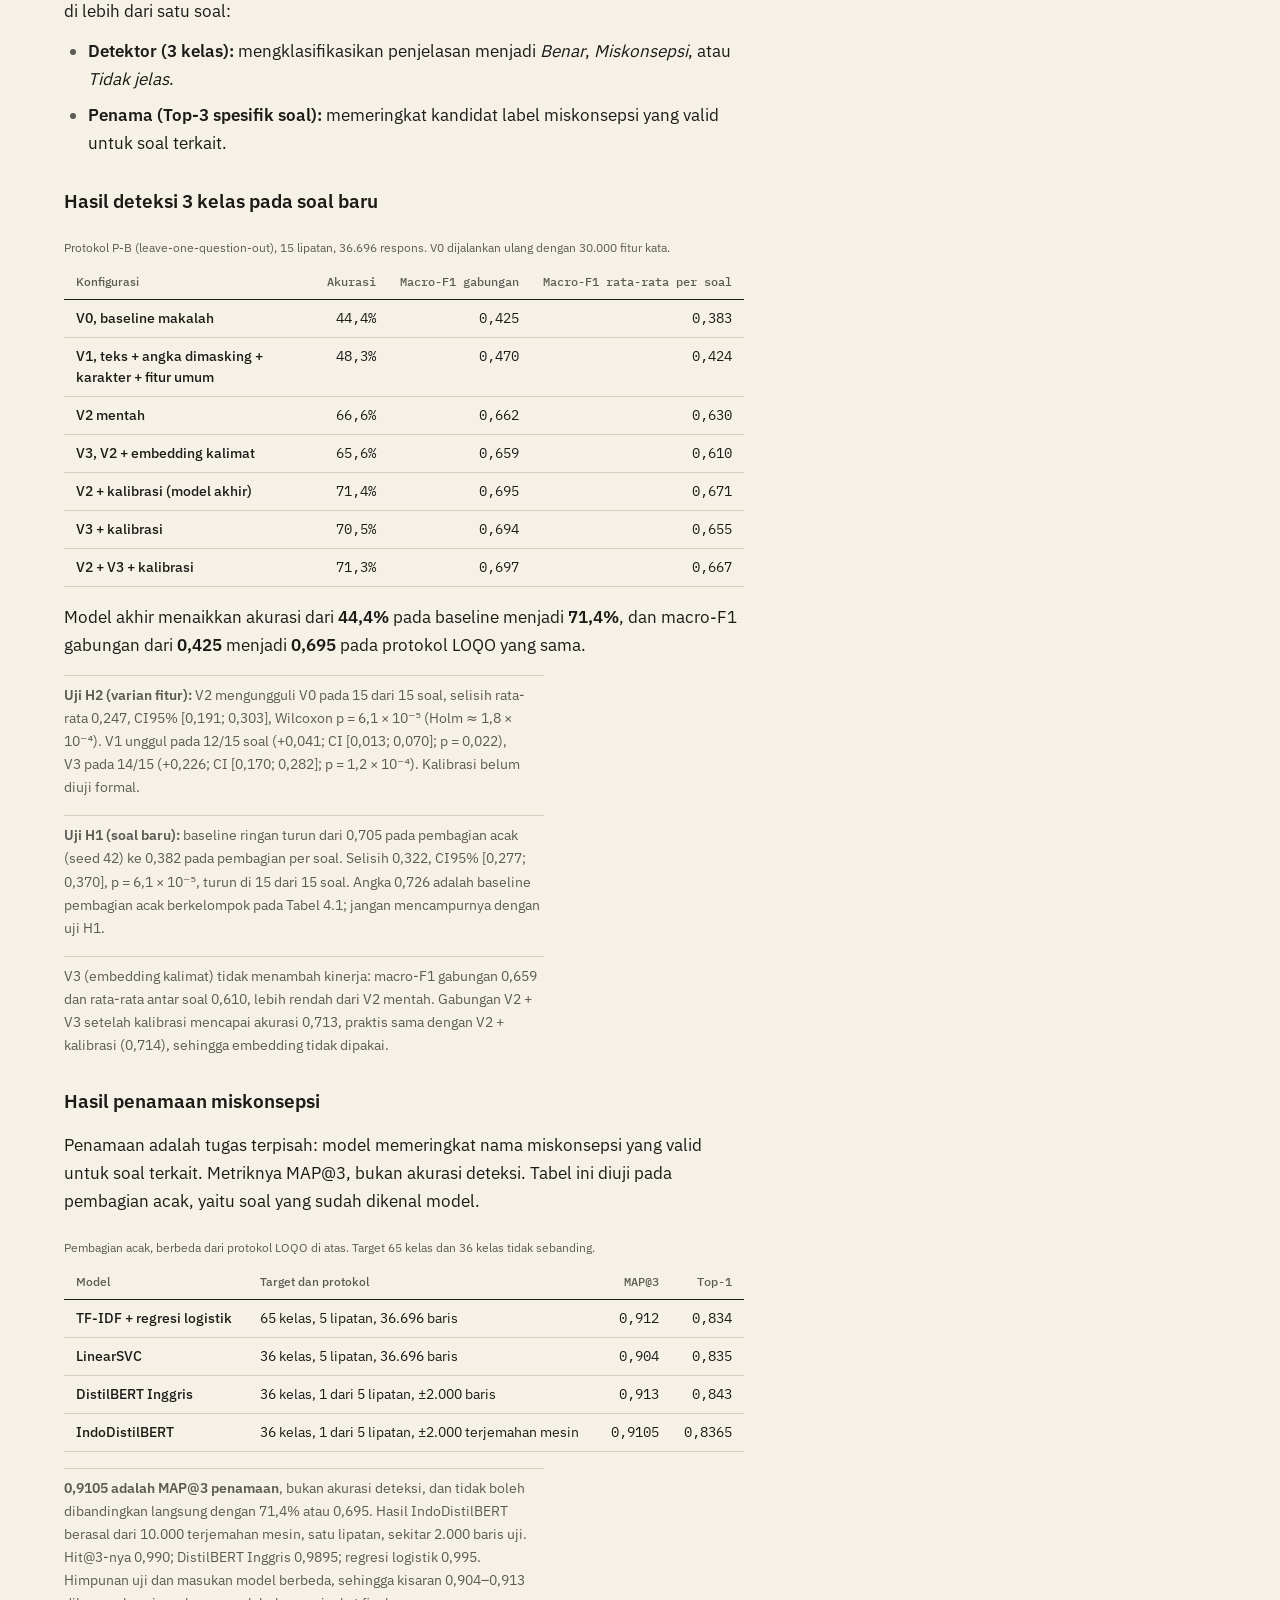
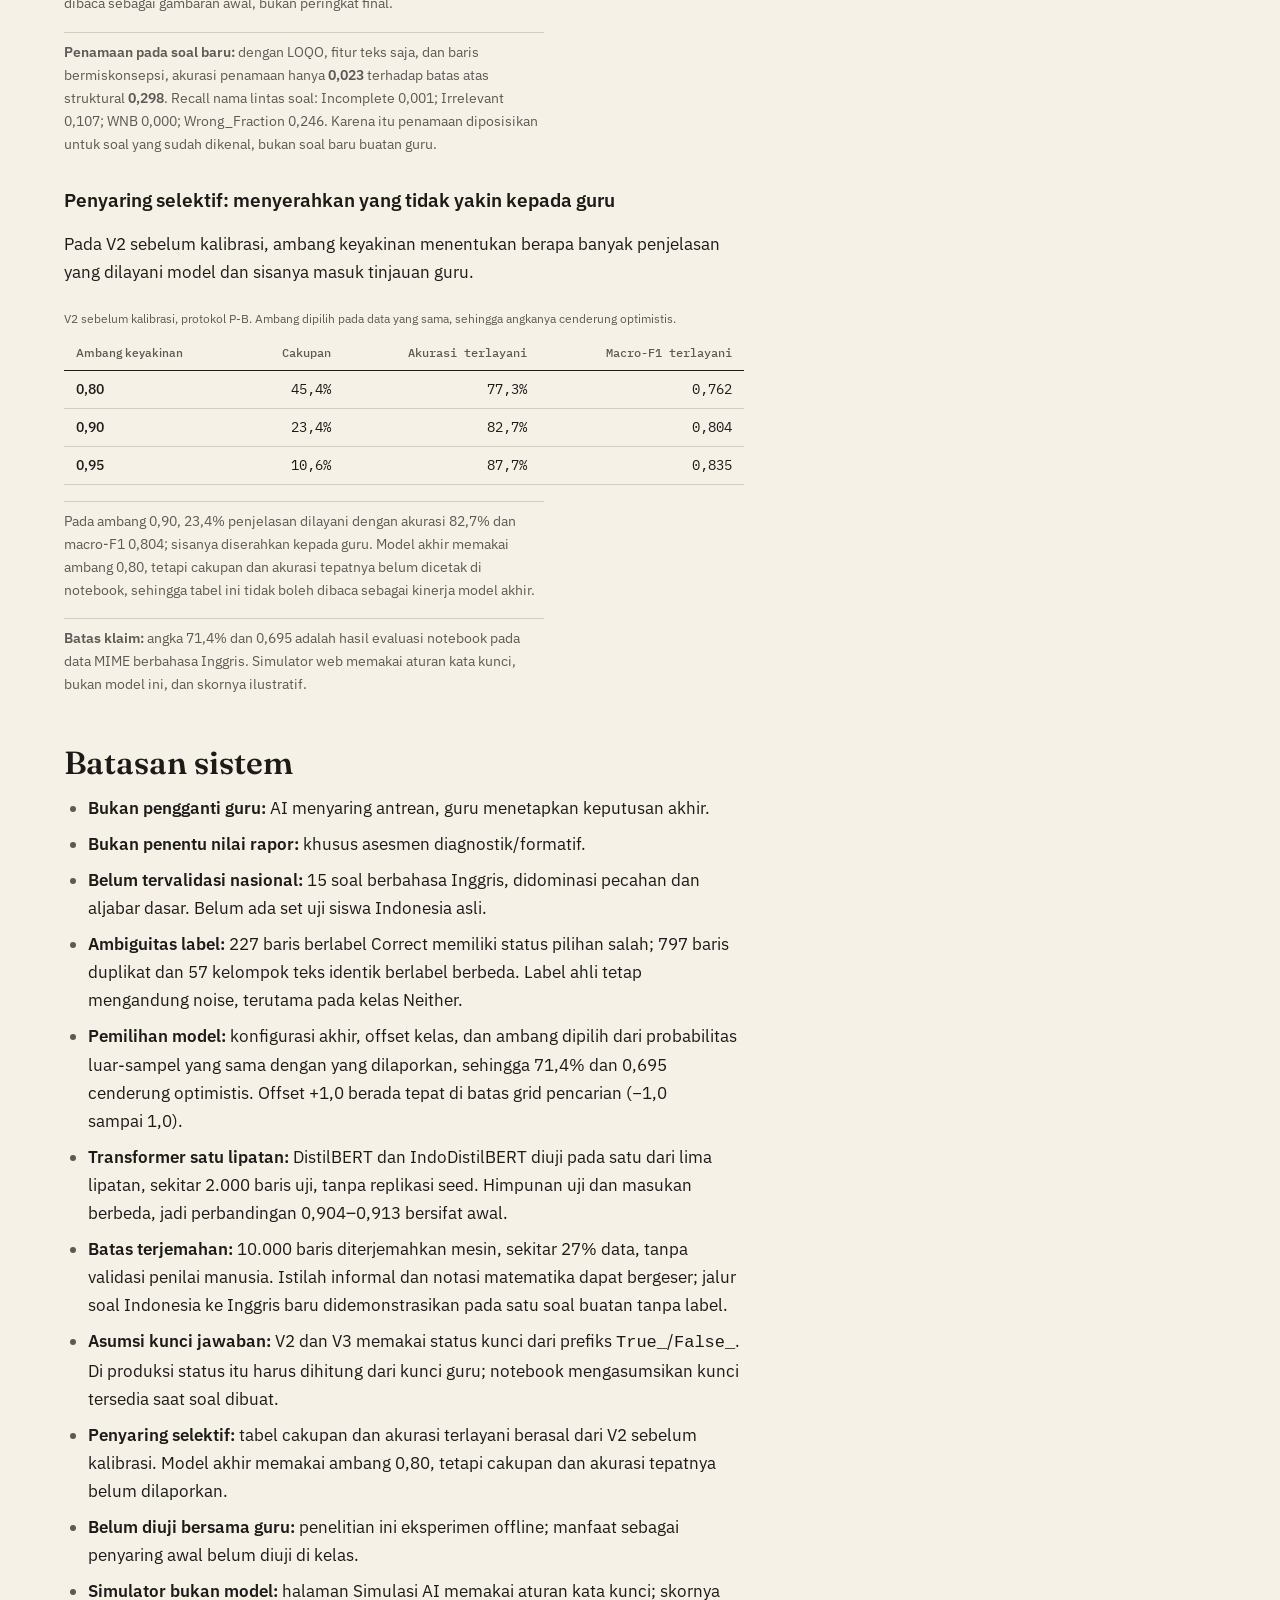
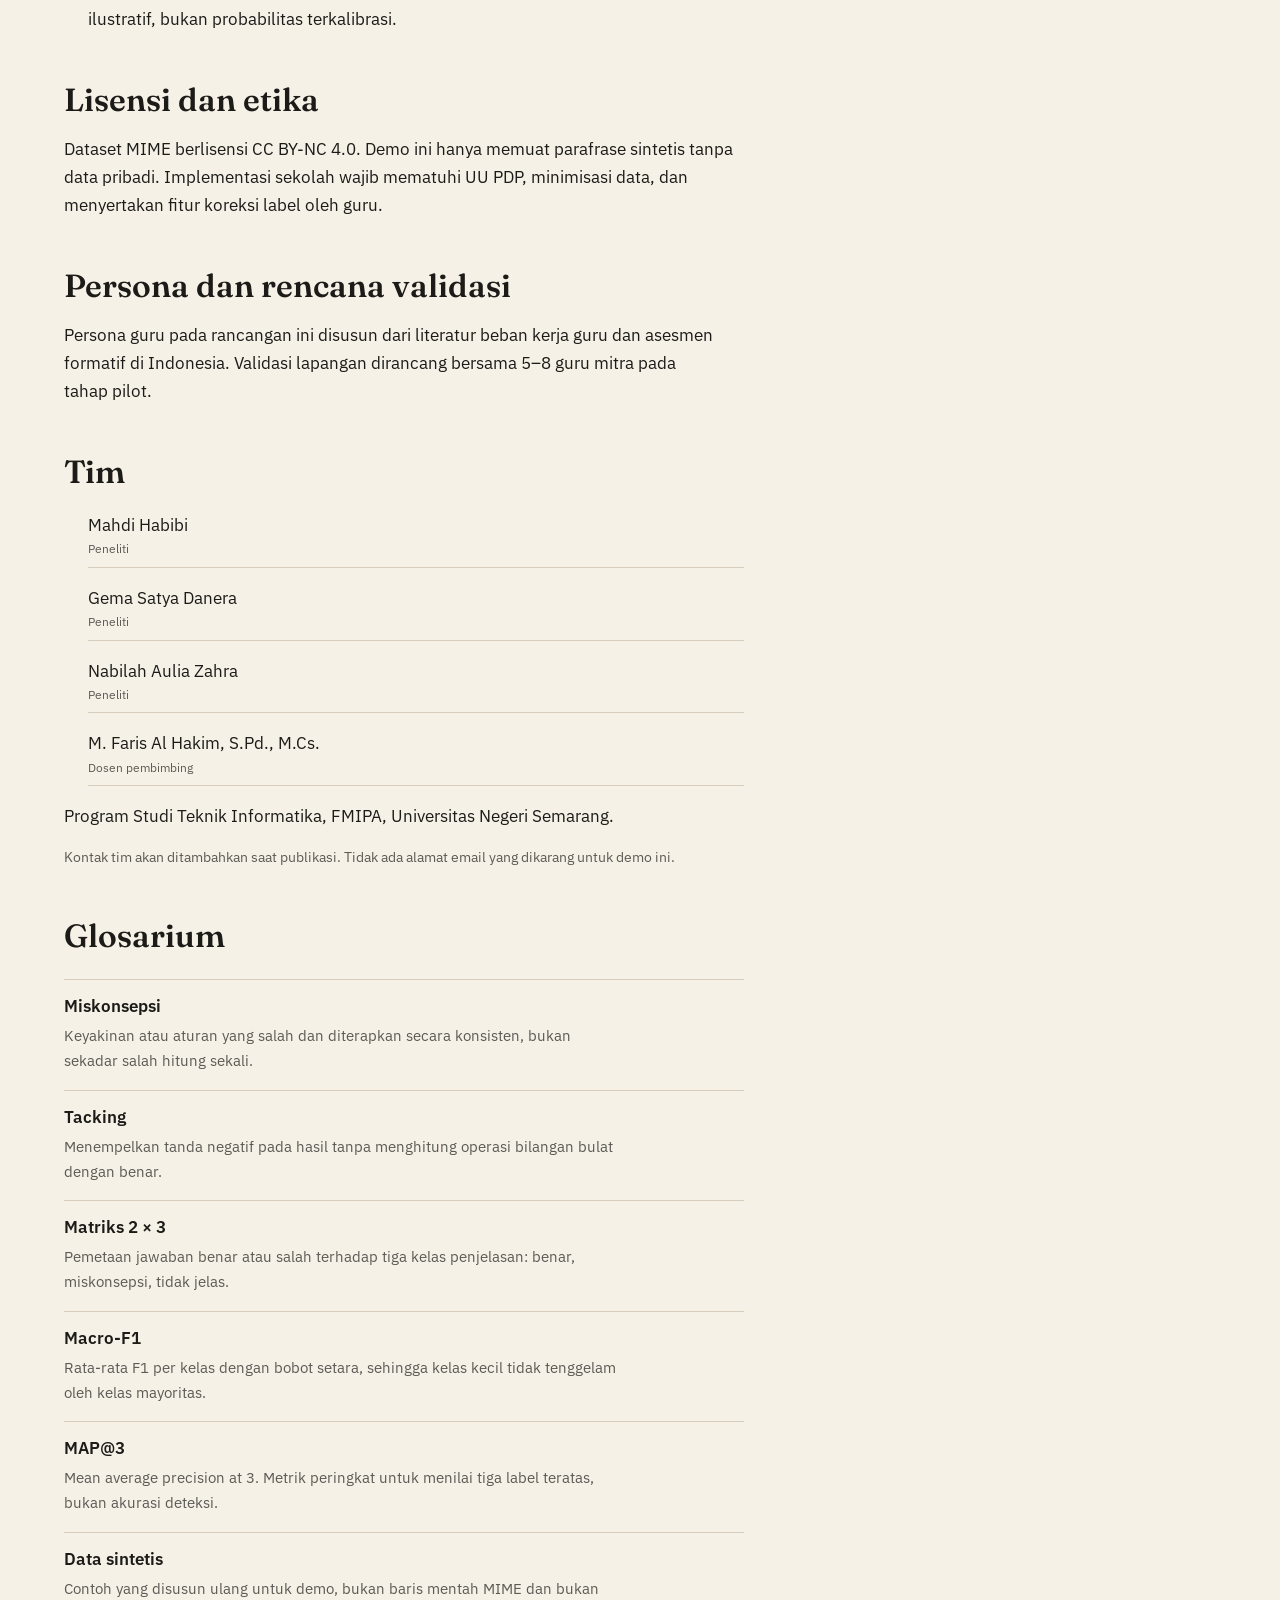
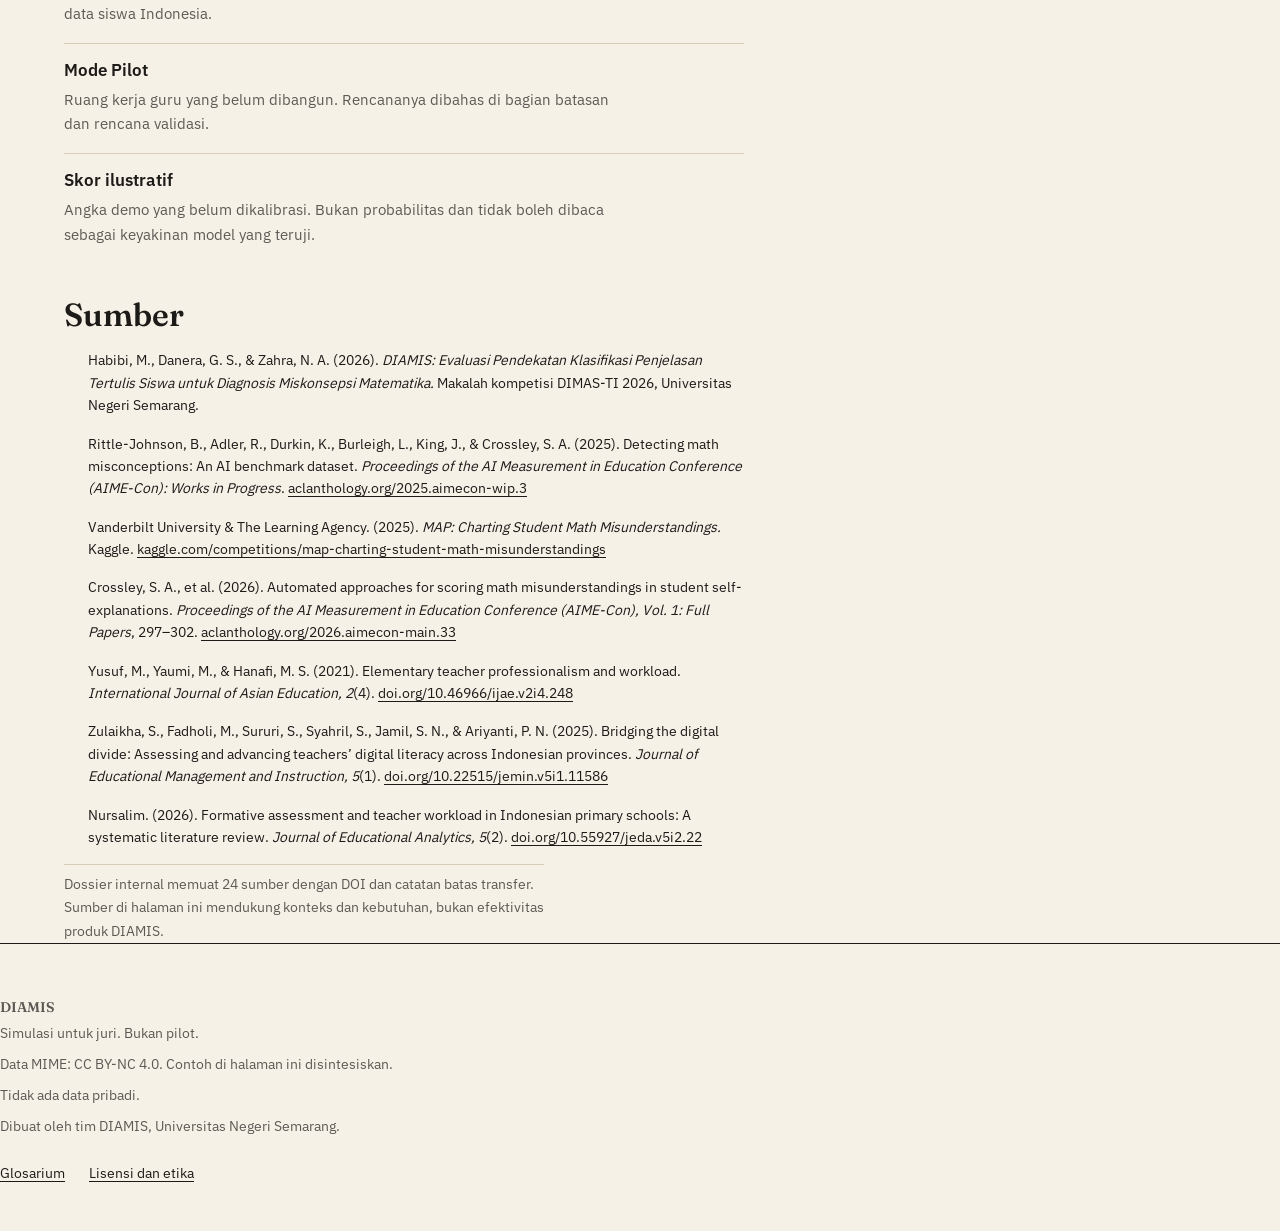
<file: tentang.html>
<!doctype html>
<html lang="id">
<head>
  <meta charset="utf-8">
  <meta name="viewport" content="width=device-width, initial-scale=1">
  <title>Tentang, metode, dan batasan | DIAMIS</title>
  <meta name="description" content="Metode, sumber angka, lisensi, persona, dan batasan demo DIAMIS.">
  <meta name="theme-color" content="#F6F1E7">
  <link rel="icon" href="assets/favicon.svg" type="image/svg+xml">
  <link rel="stylesheet" href="assets/css/style.css?v=hasil5">
</head>
<body data-page="about">
  <a class="skip-link" href="#main">Lewati ke isi</a>

  <div class="status-bar">
    <div class="wrap">SIMULASI UNTUK JURI · DATA CONTOH SINTETIS</div>
  </div>

  <header class="site-header">
    <div class="wrap">
      <a class="wordmark" href="index.html">DIAMIS</a>
      <button class="menu-button" type="button" aria-expanded="false" aria-controls="site-nav">Menu</button>
      <nav class="nav" id="site-nav" aria-label="Navigasi utama">
        <a href="index.html">Beranda</a>
        <a href="simulasi-ai.html">Simulasi AI</a>
        <a href="tentang.html" aria-current="page">Metode</a>
      </nav>
    </div>
  </header>

  <main id="main">
    <div class="wrap">
      <header class="about-header">
        <p class="eyebrow">Bukti Penelitian</p>
        <h1 class="page-title">Metode, metrik, dan batasan.</h1>
        <p class="lead">Ringkasan eksperimen DIAMIS pada 36.696 penjelasan tertulis siswa dari 15 soal matematika.</p>
      </header>

      <section class="about-summary" aria-label="Ringkasan penelitian">
        <article><strong class="num">36.696</strong><span>respons MIME dianalisis</span></article>
        <article><strong class="num">15</strong><span>soal dalam data penelitian</span></article>
        <article><strong class="num">4/34</strong><span>nama miskonsepsi muncul lintas soal</span></article>
        <article><strong class="num">71,4%</strong><span>akurasi deteksi pada soal baru</span></article>
      </section>

      <nav class="toc" aria-label="Daftar isi halaman Tentang">
        <a href="#apa">Apa yang dibangun</a>
        <a href="#angka">Matriks dan audit label</a>
        <a href="#metode">Metode</a>
        <a href="#deteksi">Hasil deteksi</a>
        <a href="#penamaan">Hasil penamaan</a>
        <a href="#selektif">Penyaring selektif</a>
        <a href="#tidak">Batasan sistem</a>
        <a href="#lisensi">Lisensi dan etika</a>
        <a href="#persona">Persona</a>
        <a href="#tim">Tim</a>
        <a href="#glosarium">Glosarium</a>
        <a href="#sumber">Sumber</a>
      </nav>

      <div class="prose">
        <h2 id="apa">Apa yang dibangun</h2>
        <p>Nilai akhir menyembunyikan penalaran: dua siswa bisa sama-sama menjawab <strong>-3</strong>, tetapi satu paham konsep bilangan bulat dan satu lagi sekadar menempelkan tanda minus.</p>
        <p>DIAMIS memisahkan <strong>kebenaran jawaban</strong> (benar/salah) dari <strong>kualitas penjelasan</strong> (benar/miskonsepsi/tidak jelas) ke dalam matriks 2 × 3, lalu menyusun antrean prioritas beserta kutipan bukti bagi guru.</p>

        <h2 id="angka">Matriks 2 × 3 dan audit label</h2>
        <p>Dihitung dari <span class="math">train.csv</span> (36.696 respons pada 15 soal dataset MIME). Satu baris mewakili satu respons, bukan satu siswa unik.</p>

        <div class="table-scroll" role="region" aria-label="Matriks jawaban dan kelas penjelasan" tabindex="0">
        <table class="small-matrix">
          <caption>Matriks 2 × 3 pada 36.696 respons MIME.</caption>
          <thead>
            <tr>
              <th scope="col"><span class="sr-only">Kualitas jawaban</span></th>
              <th scope="col">Penjelasan benar</th>
              <th scope="col">Penjelasan miskonsepsi</th>
              <th scope="col">Penjelasan tidak jelas</th>
            </tr>
          </thead>
          <tbody>
            <tr>
              <th scope="row">Jawaban benar</th>
              <td class="num">14.802</td>
              <td class="num">403</td>
              <td class="num">5.265</td>
            </tr>
            <tr>
              <th scope="row">Jawaban salah</th>
              <td class="num">227</td>
              <td class="num">9.457</td>
              <td class="num">6.542</td>
            </tr>
          </tbody>
        </table>
        </div>

        <p><strong>403 respons</strong> berada di sel jawaban benar + penjelasan miskonsepsi. Auto-grader memberi poin penuh, tetapi penalarannya perlu ditinjau.</p>
        <p class="note"><strong>227 baris</strong> berlabel <em>Correct</em> memiliki pilihan jawaban berstatus salah. Makalah baru membacanya sebagai temuan audit label, bukan bukti bahwa 227 siswa bernalar benar. Karena itu kendala “Correct hanya untuk jawaban benar” tidak dipakai; setiap soal memiliki satu atau dua opsi benar.</p>
        <p class="note">Audit juga menemukan <strong>797 baris duplikat</strong> dan <strong>57 kelompok teks identik dengan label berbeda</strong>. Pada pembagian acak, teks identik dikelompokkan agar tidak terpisah antara data latih dan uji. Angka berasal dari dataset MIME berbahasa Inggris, bukan prevalensi nasional Indonesia. Contoh respons sintetis tersedia di <a class="text-link" href="simulasi-ai.html">Simulasi AI</a>.</p>

        <h2 id="metode">Arsitektur dua tahap</h2>
        <p>DIAMIS memisahkan dua tugas karena hanya <strong>4 dari 34 label miskonsepsi</strong> yang muncul di lebih dari satu soal:</p>
        <ul>
          <li><strong>Detektor (3 kelas):</strong> mengklasifikasikan penjelasan menjadi <em>Benar</em>, <em>Miskonsepsi</em>, atau <em>Tidak jelas</em>.</li>
          <li><strong>Penama (Top-3 spesifik soal):</strong> memeringkat kandidat label miskonsepsi yang valid untuk soal terkait.</li>
        </ul>

        <h3 id="deteksi">Hasil deteksi 3 kelas pada soal baru</h3>
        <div class="table-scroll" role="region" aria-label="Hasil deteksi leave-one-question-out" tabindex="0">
        <table class="metric-table">
          <caption>Protokol P-B (leave-one-question-out), 15 lipatan, 36.696 respons. V0 dijalankan ulang dengan 30.000 fitur kata.</caption>
          <thead>
            <tr>
              <th scope="col">Konfigurasi</th>
              <th scope="col" class="num">Akurasi</th>
              <th scope="col" class="num">Macro-F1 gabungan</th>
              <th scope="col" class="num">Macro-F1 rata-rata per soal</th>
            </tr>
          </thead>
          <tbody>
            <tr>
              <th scope="row">V0, baseline makalah</th>
              <td class="num">44,4%</td>
              <td class="num">0,425</td>
              <td class="num">0,383</td>
            </tr>
            <tr>
              <th scope="row">V1, teks + angka dimasking + karakter + fitur umum</th>
              <td class="num">48,3%</td>
              <td class="num">0,470</td>
              <td class="num">0,424</td>
            </tr>
            <tr>
              <th scope="row">V2 mentah</th>
              <td class="num">66,6%</td>
              <td class="num">0,662</td>
              <td class="num">0,630</td>
            </tr>
            <tr>
              <th scope="row">V3, V2 + embedding kalimat</th>
              <td class="num">65,6%</td>
              <td class="num">0,659</td>
              <td class="num">0,610</td>
            </tr>
            <tr>
              <th scope="row">V2 + kalibrasi (model akhir)</th>
              <td class="num">71,4%</td>
              <td class="num">0,695</td>
              <td class="num">0,671</td>
            </tr>
            <tr>
              <th scope="row">V3 + kalibrasi</th>
              <td class="num">70,5%</td>
              <td class="num">0,694</td>
              <td class="num">0,655</td>
            </tr>
            <tr>
              <th scope="row">V2 + V3 + kalibrasi</th>
              <td class="num">71,3%</td>
              <td class="num">0,697</td>
              <td class="num">0,667</td>
            </tr>
          </tbody>
        </table>
        </div>

        <p>Model akhir menaikkan akurasi dari <strong>44,4%</strong> pada baseline menjadi <strong>71,4%</strong>, dan macro-F1 gabungan dari <strong>0,425</strong> menjadi <strong>0,695</strong> pada protokol LOQO yang sama.</p>
        <p class="note"><strong>Uji H2 (varian fitur):</strong> V2 mengungguli V0 pada 15 dari 15 soal, selisih rata-rata 0,247, CI95% [0,191; 0,303], Wilcoxon p = 6,1 × 10⁻⁵ (Holm ≈ 1,8 × 10⁻⁴). V1 unggul pada 12/15 soal (+0,041; CI [0,013; 0,070]; p = 0,022), V3 pada 14/15 (+0,226; CI [0,170; 0,282]; p = 1,2 × 10⁻⁴). Kalibrasi belum diuji formal.</p>
        <p class="note"><strong>Uji H1 (soal baru):</strong> baseline ringan turun dari 0,705 pada pembagian acak (seed 42) ke 0,382 pada pembagian per soal. Selisih 0,322, CI95% [0,277; 0,370], p = 6,1 × 10⁻⁵, turun di 15 dari 15 soal. Angka 0,726 adalah baseline pembagian acak berkelompok pada Tabel 4.1; jangan mencampurnya dengan uji H1.</p>
        <p class="note">V3 (embedding kalimat) tidak menambah kinerja: macro-F1 gabungan 0,659 dan rata-rata antar soal 0,610, lebih rendah dari V2 mentah. Gabungan V2 + V3 setelah kalibrasi mencapai akurasi 0,713, praktis sama dengan V2 + kalibrasi (0,714), sehingga embedding tidak dipakai.</p>

        <h3 id="penamaan">Hasil penamaan miskonsepsi</h3>
        <p>Penamaan adalah tugas terpisah: model memeringkat nama miskonsepsi yang valid untuk soal terkait. Metriknya MAP@3, bukan akurasi deteksi. Tabel ini diuji pada pembagian acak, yaitu soal yang sudah dikenal model.</p>
        <div class="table-scroll" role="region" aria-label="Hasil penamaan miskonsepsi" tabindex="0">
        <table class="metric-table">
          <caption>Pembagian acak, berbeda dari protokol LOQO di atas. Target 65 kelas dan 36 kelas tidak sebanding.</caption>
          <thead>
            <tr>
              <th scope="col">Model</th>
              <th scope="col">Target dan protokol</th>
              <th scope="col" class="num">MAP@3</th>
              <th scope="col" class="num">Top-1</th>
            </tr>
          </thead>
          <tbody>
            <tr>
              <th scope="row">TF-IDF + regresi logistik</th>
              <td>65 kelas, 5 lipatan, 36.696 baris</td>
              <td class="num">0,912</td>
              <td class="num">0,834</td>
            </tr>
            <tr>
              <th scope="row">LinearSVC</th>
              <td>36 kelas, 5 lipatan, 36.696 baris</td>
              <td class="num">0,904</td>
              <td class="num">0,835</td>
            </tr>
            <tr>
              <th scope="row">DistilBERT Inggris</th>
              <td>36 kelas, 1 dari 5 lipatan, ±2.000 baris</td>
              <td class="num">0,913</td>
              <td class="num">0,843</td>
            </tr>
            <tr>
              <th scope="row">IndoDistilBERT</th>
              <td>36 kelas, 1 dari 5 lipatan, ±2.000 terjemahan mesin</td>
              <td class="num">0,9105</td>
              <td class="num">0,8365</td>
            </tr>
          </tbody>
        </table>
        </div>

        <p class="note"><strong>0,9105 adalah MAP@3 penamaan</strong>, bukan akurasi deteksi, dan tidak boleh dibandingkan langsung dengan 71,4% atau 0,695. Hasil IndoDistilBERT berasal dari 10.000 terjemahan mesin, satu lipatan, sekitar 2.000 baris uji. Hit@3-nya 0,990; DistilBERT Inggris 0,9895; regresi logistik 0,995. Himpunan uji dan masukan model berbeda, sehingga kisaran 0,904–0,913 dibaca sebagai gambaran awal, bukan peringkat final.</p>
        <p class="note"><strong>Penamaan pada soal baru:</strong> dengan LOQO, fitur teks saja, dan baris bermiskonsepsi, akurasi penamaan hanya <strong>0,023</strong> terhadap batas atas struktural <strong>0,298</strong>. Recall nama lintas soal: Incomplete 0,001; Irrelevant 0,107; WNB 0,000; Wrong_Fraction 0,246. Karena itu penamaan diposisikan untuk soal yang sudah dikenal, bukan soal baru buatan guru.</p>

        <h3 id="selektif">Penyaring selektif: menyerahkan yang tidak yakin kepada guru</h3>
        <p>Pada V2 sebelum kalibrasi, ambang keyakinan menentukan berapa banyak penjelasan yang dilayani model dan sisanya masuk tinjauan guru.</p>
        <div class="table-scroll" role="region" aria-label="Hasil penyaring selektif V2 sebelum kalibrasi" tabindex="0">
        <table class="metric-table">
          <caption>V2 sebelum kalibrasi, protokol P-B. Ambang dipilih pada data yang sama, sehingga angkanya cenderung optimistis.</caption>
          <thead>
            <tr>
              <th scope="col">Ambang keyakinan</th>
              <th scope="col" class="num">Cakupan</th>
              <th scope="col" class="num">Akurasi terlayani</th>
              <th scope="col" class="num">Macro-F1 terlayani</th>
            </tr>
          </thead>
          <tbody>
            <tr>
              <th scope="row">0,80</th>
              <td class="num">45,4%</td>
              <td class="num">77,3%</td>
              <td class="num">0,762</td>
            </tr>
            <tr>
              <th scope="row">0,90</th>
              <td class="num">23,4%</td>
              <td class="num">82,7%</td>
              <td class="num">0,804</td>
            </tr>
            <tr>
              <th scope="row">0,95</th>
              <td class="num">10,6%</td>
              <td class="num">87,7%</td>
              <td class="num">0,835</td>
            </tr>
          </tbody>
        </table>
        </div>
        <p class="note">Pada ambang 0,90, 23,4% penjelasan dilayani dengan akurasi 82,7% dan macro-F1 0,804; sisanya diserahkan kepada guru. Model akhir memakai ambang 0,80, tetapi cakupan dan akurasi tepatnya belum dicetak di notebook, sehingga tabel ini tidak boleh dibaca sebagai kinerja model akhir.</p>
        <p class="note"><strong>Batas klaim:</strong> angka 71,4% dan 0,695 adalah hasil evaluasi notebook pada data MIME berbahasa Inggris. Simulator web memakai aturan kata kunci, bukan model ini, dan skornya ilustratif.</p>

        <h2 id="tidak">Batasan sistem</h2>
        <ul>
          <li><strong>Bukan pengganti guru:</strong> AI menyaring antrean, guru menetapkan keputusan akhir.</li>
          <li><strong>Bukan penentu nilai rapor:</strong> khusus asesmen diagnostik/formatif.</li>
          <li><strong>Belum tervalidasi nasional:</strong> 15 soal berbahasa Inggris, didominasi pecahan dan aljabar dasar. Belum ada set uji siswa Indonesia asli.</li>
          <li><strong>Ambiguitas label:</strong> 227 baris berlabel Correct memiliki status pilihan salah; 797 baris duplikat dan 57 kelompok teks identik berlabel berbeda. Label ahli tetap mengandung noise, terutama pada kelas Neither.</li>
          <li><strong>Pemilihan model:</strong> konfigurasi akhir, offset kelas, dan ambang dipilih dari probabilitas luar-sampel yang sama dengan yang dilaporkan, sehingga 71,4% dan 0,695 cenderung optimistis. Offset +1,0 berada tepat di batas grid pencarian (−1,0 sampai 1,0).</li>
          <li><strong>Transformer satu lipatan:</strong> DistilBERT dan IndoDistilBERT diuji pada satu dari lima lipatan, sekitar 2.000 baris uji, tanpa replikasi seed. Himpunan uji dan masukan berbeda, jadi perbandingan 0,904–0,913 bersifat awal.</li>
          <li><strong>Batas terjemahan:</strong> 10.000 baris diterjemahkan mesin, sekitar 27% data, tanpa validasi penilai manusia. Istilah informal dan notasi matematika dapat bergeser; jalur soal Indonesia ke Inggris baru didemonstrasikan pada satu soal buatan tanpa label.</li>
          <li><strong>Asumsi kunci jawaban:</strong> V2 dan V3 memakai status kunci dari prefiks <code>True_</code>/<code>False_</code>. Di produksi status itu harus dihitung dari kunci guru; notebook mengasumsikan kunci tersedia saat soal dibuat.</li>
          <li><strong>Penyaring selektif:</strong> tabel cakupan dan akurasi terlayani berasal dari V2 sebelum kalibrasi. Model akhir memakai ambang 0,80, tetapi cakupan dan akurasi tepatnya belum dilaporkan.</li>
          <li><strong>Belum diuji bersama guru:</strong> penelitian ini eksperimen offline; manfaat sebagai penyaring awal belum diuji di kelas.</li>
          <li><strong>Simulator bukan model:</strong> halaman Simulasi AI memakai aturan kata kunci; skornya ilustratif, bukan probabilitas terkalibrasi.</li>
        </ul>

        <h2 id="lisensi">Lisensi dan etika</h2>
        <p>Dataset MIME berlisensi CC BY-NC 4.0. Demo ini hanya memuat parafrase sintetis tanpa data pribadi. Implementasi sekolah wajib mematuhi UU PDP, minimisasi data, dan menyertakan fitur koreksi label oleh guru.</p>

        <h2 id="persona">Persona dan rencana validasi</h2>
        <p>Persona guru pada rancangan ini disusun dari literatur beban kerja guru dan asesmen formatif di Indonesia. Validasi lapangan dirancang bersama 5–8 guru mitra pada tahap pilot.</p>

        <h2 id="tim">Tim</h2>
        <ul class="team-list">
          <li>Mahdi Habibi <span>Peneliti</span></li>
          <li>Gema Satya Danera <span>Peneliti</span></li>
          <li>Nabilah Aulia Zahra <span>Peneliti</span></li>
          <li>M. Faris Al Hakim, S.Pd., M.Cs. <span>Dosen pembimbing</span></li>
        </ul>
        <p>Program Studi Teknik Informatika, FMIPA, Universitas Negeri Semarang.</p>
        <p class="contact-note">Kontak tim akan ditambahkan saat publikasi. Tidak ada alamat email yang dikarang untuk demo ini.</p>

        <h2 id="glosarium">Glosarium</h2>
        <dl class="glossary">
          <dt>Miskonsepsi</dt>
          <dd>Keyakinan atau aturan yang salah dan diterapkan secara konsisten, bukan sekadar salah hitung sekali.</dd>
          <dt>Tacking</dt>
          <dd>Menempelkan tanda negatif pada hasil tanpa menghitung operasi bilangan bulat dengan benar.</dd>
          <dt>Matriks 2 × 3</dt>
          <dd>Pemetaan jawaban benar atau salah terhadap tiga kelas penjelasan: benar, miskonsepsi, tidak jelas.</dd>
          <dt>Macro-F1</dt>
          <dd>Rata-rata F1 per kelas dengan bobot setara, sehingga kelas kecil tidak tenggelam oleh kelas mayoritas.</dd>
          <dt>MAP@3</dt>
          <dd>Mean average precision at 3. Metrik peringkat untuk menilai tiga label teratas, bukan akurasi deteksi.</dd>
          <dt>Data sintetis</dt>
          <dd>Contoh yang disusun ulang untuk demo, bukan baris mentah MIME dan bukan data siswa Indonesia.</dd>
          <dt>Mode Pilot</dt>
          <dd>Ruang kerja guru yang belum dibangun. Rencananya dibahas di bagian batasan dan rencana validasi.</dd>
          <dt>Skor ilustratif</dt>
          <dd>Angka demo yang belum dikalibrasi. Bukan probabilitas dan tidak boleh dibaca sebagai keyakinan model yang teruji.</dd>
        </dl>

        <h2 id="sumber">Sumber</h2>
        <ul class="source-list">
          <li>Habibi, M., Danera, G. S., &amp; Zahra, N. A. (2026). <em>DIAMIS: Evaluasi Pendekatan Klasifikasi Penjelasan Tertulis Siswa untuk Diagnosis Miskonsepsi Matematika.</em> Makalah kompetisi DIMAS-TI 2026, Universitas Negeri Semarang.</li>
          <li>Rittle-Johnson, B., Adler, R., Durkin, K., Burleigh, L., King, J., &amp; Crossley, S. A. (2025). Detecting math misconceptions: An AI benchmark dataset. <em>Proceedings of the AI Measurement in Education Conference (AIME-Con): Works in Progress</em>. <a href="https://aclanthology.org/2025.aimecon-wip.3/">aclanthology.org/2025.aimecon-wip.3</a></li>
          <li>Vanderbilt University &amp; The Learning Agency. (2025). <em>MAP: Charting Student Math Misunderstandings.</em> Kaggle. <a href="https://www.kaggle.com/competitions/map-charting-student-math-misunderstandings">kaggle.com/competitions/map-charting-student-math-misunderstandings</a></li>
          <li>Crossley, S. A., et al. (2026). Automated approaches for scoring math misunderstandings in student self-explanations. <em>Proceedings of the AI Measurement in Education Conference (AIME-Con), Vol. 1: Full Papers</em>, 297–302. <a href="https://aclanthology.org/2026.aimecon-main.33/">aclanthology.org/2026.aimecon-main.33</a></li>
          <li>Yusuf, M., Yaumi, M., &amp; Hanafi, M. S. (2021). Elementary teacher professionalism and workload. <em>International Journal of Asian Education, 2</em>(4). <a href="https://doi.org/10.46966/ijae.v2i4.248">doi.org/10.46966/ijae.v2i4.248</a></li>
          <li>Zulaikha, S., Fadholi, M., Sururi, S., Syahril, S., Jamil, S. N., &amp; Ariyanti, P. N. (2025). Bridging the digital divide: Assessing and advancing teachers’ digital literacy across Indonesian provinces. <em>Journal of Educational Management and Instruction, 5</em>(1). <a href="https://doi.org/10.22515/jemin.v5i1.11586">doi.org/10.22515/jemin.v5i1.11586</a></li>
          <li>Nursalim. (2026). Formative assessment and teacher workload in Indonesian primary schools: A systematic literature review. <em>Journal of Educational Analytics, 5</em>(2). <a href="https://doi.org/10.55927/jeda.v5i2.22">doi.org/10.55927/jeda.v5i2.22</a></li>
        </ul>
        <p class="note">Dossier internal memuat 24 sumber dengan DOI dan catatan batas transfer. Sumber di halaman ini mendukung konteks dan kebutuhan, bukan efektivitas produk DIAMIS.</p>
      </div>
    </div>
  </main>

  <footer class="site-footer">
    <div class="wrap">
      <p class="footer-brand">DIAMIS</p>
      <p>Simulasi untuk juri. Bukan pilot.</p>
      <p>Data MIME: CC BY-NC 4.0. Contoh di halaman ini disintesiskan.</p>
      <p>Tidak ada data pribadi.</p>
      <p>Dibuat oleh tim DIAMIS, Universitas Negeri Semarang.</p>
      <nav class="footer-nav" aria-label="Navigasi footer">
        <a href="tentang.html#glosarium">Glosarium</a>
        <a href="tentang.html#lisensi">Lisensi dan etika</a>
      </nav>
    </div>
  </footer>

  <div class="toast" id="toast" role="status" aria-live="polite" hidden></div>
  <script src="assets/js/app.js"></script>
</body>
</html>
</file>
<file: assets/css/style-v2.css>
/* ============================================
   DIAMIS v2 - Warm Editorial + Math Canvas
   Kritik: warna biru-ungu jelek, gradient AI slop
   Fix: Kertas hangat + gold + canvas matematika
   ============================================ */

@font-face {
  font-family: "IBM Plex Sans";
  src: url("../fonts/ibm-plex-sans-latin-400-normal.woff2") format("woff2");
  font-weight: 400;
  font-style: normal;
  font-display: swap;
}

@font-face {
  font-family: "IBM Plex Sans";
  src: url("../fonts/ibm-plex-sans-latin-600-normal.woff2") format("woff2");
  font-weight: 600;
  font-style: normal;
  font-display: swap;
}

@font-face {
  font-family: "IBM Plex Mono";
  src: url("../fonts/ibm-plex-mono-latin-400-normal.woff2") format("woff2");
  font-weight: 400;
  font-style: normal;
  font-display: swap;
}

:root {
  /* Palette hangat (DESIGN.md awal) */
  --paper: #f6f1e7;
  --surface: #fbf7ef;
  --ink: #1c1b18;
  --muted: #5b5a54;
  --rule: #d8cdba;
  
  /* Aksen matematika */
  --gold: #c49a3a;
  --gold-deep: #8a6b1f;
  --teal: #2e6b64;
  --teal-deep: #1f4f4a;
  --red: #b83a2a;
  --red-deep: #7a1f14;
  --amber: #8a5a12;
  --highlight: rgba(242, 217, 168, 0.3);
  --white: #ffffff;
  
  /* Typography berkualitas */
  --font-sans: "IBM Plex Sans", system-ui, -apple-system, sans-serif;
  --font-mono: "IBM Plex Mono", "Courier New", monospace;
  
  /* Scale jelas */
  --text-hero: clamp(48px, 7vw, 84px);
  --text-h1: clamp(36px, 5vw, 56px);
  --text-h2: clamp(28px, 3.5vw, 40px);
  --text-h3: 24px;
  --text-lg: 19px;
  --text-base: 17px;
  --text-sm: 15px;
  --text-small: 14px;
  --text-micro: 12px;
  
  /* Spacing konsisten */
  --space-1: 4px;
  --space-2: 8px;
  --space-3: 12px;
  --space-4: 16px;
  --space-6: 24px;
  --space-8: 32px;
  --space-12: 48px;
  --space-16: 64px;
  --space-24: 96px;
  
  /* Efek minimal */
  --radius: 3px;
  --radius-sm: 3px;
  --radius-md: 4px;
  --shadow: 0 1px 3px rgba(28, 27, 24, 0.1);
  --shadow-lift: 0 4px 12px rgba(28, 27, 24, 0.15);
  --border: 1px solid var(--rule);
  
  /* Motion */
  --motion-fast: 120ms;
  --motion-base: 180ms;
  --ease: cubic-bezier(0.2, 0, 0, 1);
}

* {
  margin: 0;
  padding: 0;
  box-sizing: border-box;
}

html {
  scroll-behavior: smooth;
}

body {
  font-family: var(--font-sans);
  font-size: var(--text-base);
  line-height: 1.65;
  color: var(--ink);
  background: var(--paper);
  -webkit-font-smoothing: antialiased;
}

h1, h2, h3 {
  font-weight: 600;
  line-height: 1.2;
  letter-spacing: -0.02em;
}

/* ============================================
   HEADER - Sticky simple
   ============================================ */
.header {
  position: sticky;
  top: 0;
  z-index: 100;
  background: var(--paper);
  border-bottom: 1px solid var(--rule);
}

.header__inner {
  max-width: 1200px;
  margin: 0 auto;
  padding: 0 clamp(20px, 5vw, 64px);
  display: flex;
  align-items: center;
  justify-content: space-between;
  height: 72px;
}

.logo {
  font-size: 22px;
  font-weight: 600;
  color: var(--ink);
  text-decoration: none;
  letter-spacing: -0.02em;
}

.nav {
  display: flex;
  gap: var(--space-8);
}

.nav a {
  color: var(--muted);
  font-weight: 400;
  font-size: var(--text-sm);
  text-decoration: none;
  transition: color 0.2s ease;
  padding: var(--space-2) 0;
}

.nav a:hover,
.nav a[aria-current="page"] {
  color: var(--ink);
}

/* ============================================
   HERO - Canvas matematika background
   ============================================ */
.hero {
  position: relative;
  min-height: 90vh;
  display: flex;
  align-items: center;
  overflow: hidden;
  background: linear-gradient(180deg, var(--paper) 0%, var(--surface) 100%);
}

.hero__canvas {
  position: absolute;
  inset: 0;
  pointer-events: none;
}

.hero__content {
  position: relative;
  z-index: 1;
  max-width: 1200px;
  margin: 0 auto;
  padding: 0 clamp(20px, 5vw, 64px);
}

.hero__badge {
  display: inline-block;
  background: var(--gold);
  color: white;
  padding: var(--space-2) var(--space-4);
  border-radius: var(--radius);
  font-size: var(--text-sm);
  font-weight: 600;
  margin-bottom: var(--space-6);
}

.hero__title {
  font-size: var(--text-hero);
  margin-bottom: var(--space-6);
  max-width: 900px;
}

.hero__subtitle {
  font-size: var(--text-lg);
  color: var(--muted);
  margin-bottom: var(--space-12);
  max-width: 720px;
  line-height: 1.7;
}

.hero__stats {
  display: grid;
  grid-template-columns: repeat(auto-fit, minmax(200px, 1fr));
  gap: var(--space-6);
  margin-bottom: var(--space-12);
  max-width: 900px;
}

.stat {
  background: white;
  padding: var(--space-6);
  border-radius: var(--radius);
  border: 1px solid var(--rule);
  box-shadow: var(--shadow);
}

.stat__number {
  font-size: 48px;
  font-weight: 600;
  display: block;
  margin-bottom: var(--space-2);
  color: var(--gold-deep);
}

.stat__label {
  font-size: var(--text-sm);
  color: var(--muted);
  line-height: 1.5;
}

.hero__note {
  max-width: 720px;
  margin: calc(var(--space-8) * -1) 0 var(--space-8);
  font-size: var(--text-sm);
  color: var(--muted);
  line-height: 1.6;
}

.hero__cta {
  display: flex;
  gap: var(--space-4);
  flex-wrap: wrap;
}

.btn {
  display: inline-flex;
  align-items: center;
  gap: var(--space-2);
  padding: var(--space-4) var(--space-8);
  border-radius: var(--radius);
  font-weight: 600;
  font-size: var(--text-base);
  text-decoration: none;
  transition: all 0.2s ease;
  cursor: pointer;
  border: none;
  font-family: inherit;
}

.btn--primary {
  background: var(--gold);
  color: white;
  box-shadow: var(--shadow);
}

.btn--primary:hover {
  background: var(--gold-deep);
  box-shadow: var(--shadow-lift);
}

.btn--secondary {
  background: white;
  color: var(--ink);
  border: 1px solid var(--rule);
}

.btn--secondary:hover {
  border-color: var(--gold);
  color: var(--gold-deep);
}

/* ============================================
   SECTION - Consistent structure
   ============================================ */
.section {
  padding: var(--space-24) 0;
}

.section--alt {
  background: white;
}

.container {
  max-width: 1200px;
  margin: 0 auto;
  padding: 0 clamp(20px, 5vw, 64px);
}

.section__header {
  max-width: 800px;
  margin: 0 auto var(--space-16);
  text-align: center;
}

.section__kicker {
  font-size: var(--text-sm);
  font-weight: 600;
  text-transform: uppercase;
  letter-spacing: 0.08em;
  color: var(--gold-deep);
  margin-bottom: var(--space-3);
}

.section__title {
  font-size: var(--text-h1);
  margin-bottom: var(--space-6);
}

.section__desc {
  font-size: var(--text-lg);
  color: var(--muted);
  line-height: 1.7;
}

/* ============================================
   COMPARISON CARDS
   ============================================ */
.comparison-grid {
  display: grid;
  grid-template-columns: repeat(auto-fit, minmax(400px, 1fr));
  gap: var(--space-8);
  margin-top: var(--space-12);
}

.comparison-card {
  background: white;
  border: 2px solid var(--rule);
  border-radius: var(--radius);
  padding: var(--space-8);
  box-shadow: var(--shadow);
}

.comparison-card--danger {
  border-color: var(--red);
}

.comparison-card--success {
  border-color: var(--teal);
}

.comparison-card__header {
  display: flex;
  gap: var(--space-3);
  margin-bottom: var(--space-6);
  flex-wrap: wrap;
}

.badge {
  padding: var(--space-2) var(--space-3);
  border-radius: var(--radius);
  font-size: var(--text-sm);
  font-weight: 600;
}

.badge--danger {
  background: var(--red);
  color: white;
}

.badge--success {
  background: var(--teal);
  color: white;
}

.comparison-card__label {
  font-weight: 600;
  margin-bottom: var(--space-3);
}

.comparison-card__quote {
  background: var(--surface);
  padding: var(--space-4);
  border-left: 3px solid var(--gold);
  font-style: italic;
  margin: var(--space-4) 0;
  line-height: 1.7;
}

.comparison-card__diagnosis {
  background: var(--surface);
  padding: var(--space-4);
  border-radius: var(--radius);
  margin-top: var(--space-6);
}

.comparison-card__diagnosis strong {
  color: var(--gold-deep);
}

.comparison-card__footer {
  margin-top: var(--space-6);
  padding-top: var(--space-6);
  border-top: 1px solid var(--rule);
  font-size: var(--text-sm);
}

.comparison-card__footer p {
  margin-bottom: var(--space-2);
}

/* ============================================
   REVEAL CARDS - Interactive
   ============================================ */
.reveal-grid {
  display: grid;
  grid-template-columns: repeat(auto-fit, minmax(320px, 1fr));
  gap: var(--space-8);
  margin-top: var(--space-12);
}

.reveal-card {
  background: white;
  border: 1px solid var(--rule);
  border-radius: var(--radius);
  padding: var(--space-8);
  cursor: pointer;
  transition: all 0.3s ease;
  box-shadow: var(--shadow);
}

.reveal-card:hover {
  border-color: var(--gold);
  box-shadow: var(--shadow-lift);
}

.reveal-card__badge {
  display: inline-block;
  background: var(--gold);
  color: white;
  padding: var(--space-2) var(--space-3);
  border-radius: var(--radius);
  font-size: var(--text-sm);
  font-weight: 600;
  margin-bottom: var(--space-4);
}

.reveal-card__question {
  font-weight: 600;
  margin-bottom: var(--space-3);
}

.reveal-card__answer {
  color: var(--muted);
  margin-bottom: var(--space-4);
}

.reveal-card__explanation {
  background: var(--surface);
  padding: var(--space-4);
  border-radius: var(--radius);
  font-size: var(--text-sm);
  font-style: italic;
  margin-bottom: var(--space-4);
  line-height: 1.6;
}

.reveal-card__result {
  max-height: 0;
  overflow: hidden;
  transition: max-height 0.5s cubic-bezier(0.4, 0, 0.2, 1);
}

.reveal-card.is-revealed .reveal-card__result {
  max-height: 600px;
}

.reveal-card__diagnosis {
  background: var(--surface);
  border-left: 3px solid var(--gold);
  padding: var(--space-4);
  border-radius: var(--radius);
  margin-top: var(--space-4);
}

.reveal-card__diagnosis-title {
  font-weight: 600;
  color: var(--gold-deep);
  margin-bottom: var(--space-2);
}

.reveal-card__confidence {
  margin-top: var(--space-4);
  font-size: var(--text-sm);
}

.confidence-bar {
  height: 6px;
  background: var(--rule);
  border-radius: 3px;
  overflow: hidden;
  margin-top: var(--space-2);
}

.confidence-bar__fill {
  height: 100%;
  background: var(--gold);
  transition: width 0.8s cubic-bezier(0.4, 0, 0.2, 1);
  width: 0;
}

.reveal-card.is-revealed .confidence-bar__fill {
  width: var(--confidence);
}

/* ============================================
   PROCESS STEPS
   ============================================ */
.process-grid {
  display: grid;
  grid-template-columns: repeat(4, minmax(0, 1fr));
  gap: var(--space-8);
  margin-top: var(--space-12);
}

@media (max-width: 1100px) {
  .process-grid {
    gap: var(--space-6);
  }
}

@media (max-width: 960px) {
  .process-grid {
    grid-template-columns: repeat(2, minmax(0, 1fr));
  }
}

.process-step {
  text-align: center;
}

.process-step__number {
  width: 64px;
  height: 64px;
  margin: 0 auto var(--space-4);
  background: var(--gold);
  color: white;
  border-radius: 50%;
  display: flex;
  align-items: center;
  justify-content: center;
  font-size: 28px;
  font-weight: 600;
}

.process-step__title {
  font-size: var(--text-h3);
  margin-bottom: var(--space-3);
}

.process-step__desc {
  font-size: var(--text-base);
  color: var(--muted);
  line-height: 1.6;
}

/* ============================================
   IMPACT BOXES
   ============================================ */
.impact-grid {
  display: grid;
  grid-template-columns: repeat(auto-fit, minmax(280px, 1fr));
  gap: var(--space-8);
  margin-top: var(--space-12);
}

.impact-box {
  background: white;
  padding: var(--space-8);
  border-radius: var(--radius);
  border: 1px solid var(--rule);
  box-shadow: var(--shadow);
  text-align: center;
}

.impact-box__icon {
  width: 48px;
  height: 48px;
  display: block;
  margin: 0 auto var(--space-4);
  color: var(--gold);
  stroke-width: 1.5;
}

.impact-box__text {
  font-size: var(--text-base);
  color: var(--muted);
  line-height: 1.6;
}

.impact-box__text strong {
  color: var(--ink);
  font-weight: 600;
}

.impact-note {
  max-width: 900px;
  margin: var(--space-8) auto 0;
  font-size: var(--text-sm);
  color: var(--muted);
  line-height: 1.7;
}

/* ============================================
   CTA FINAL
   ============================================ */
.cta-final {
  text-align: center;
  max-width: 720px;
  margin: 0 auto;
}

.cta-final__title {
  font-size: var(--text-h1);
  margin-bottom: var(--space-6);
}

.cta-final__desc {
  font-size: var(--text-lg);
  color: var(--muted);
  margin-bottom: var(--space-12);
  line-height: 1.7;
}

.cta-final__actions {
  display: flex;
  gap: var(--space-4);
  justify-content: center;
  flex-wrap: wrap;
}

/* ============================================
   FOOTER
   ============================================ */
.footer {
  background: var(--ink);
  color: var(--paper);
  padding: var(--space-16) 0 var(--space-8);
}

.footer__content {
  display: grid;
  grid-template-columns: 2fr 1fr;
  gap: var(--space-12);
  margin-bottom: var(--space-12);
}

.footer__tagline {
  margin-top: var(--space-3);
  opacity: 0.8;
  font-size: var(--text-sm);
}

.footer__links {
  display: flex;
  flex-direction: column;
  gap: var(--space-3);
}

.footer__links a {
  color: var(--paper);
  text-decoration: none;
  opacity: 0.8;
  transition: opacity 0.2s ease;
  font-size: var(--text-sm);
}

.footer__links a:hover {
  opacity: 1;
}

.footer__bottom {
  padding-top: var(--space-8);
  border-top: 1px solid rgba(246, 241, 231, 0.2);
  text-align: center;
  font-size: var(--text-sm);
  opacity: 0.6;
}

/* ============================================
   UTILITY
   ============================================ */
.math {
  font-family: var(--font-mono);
  font-size: 18px;
  background: var(--surface);
  padding: var(--space-2) var(--space-3);
  border-radius: var(--radius);
  display: inline-block;
  font-weight: 600;
}

.text-success {
  color: var(--teal);
  font-weight: 600;
}

.text-danger {
  color: var(--red);
  font-weight: 600;
}

/* ============================================
   RESPONSIVE
   ============================================ */
@media (max-width: 768px) {
  .nav {
    display: none; /* Mobile menu TBD */
  }
  
  .hero {
    min-height: 70vh;
  }
  
  .hero__stats {
    grid-template-columns: 1fr;
  }
  
  .hero__cta,
  .cta-final__actions {
    flex-direction: column;
    width: 100%;
  }
  
  .btn {
    width: 100%;
    justify-content: center;
  }
  
  .comparison-grid,
  .reveal-grid,
  .process-grid,
  .impact-grid,
  .footer__content {
    grid-template-columns: 1fr;
  }
}

.upload-box {
  display: grid;
  grid-template-columns: minmax(0, 7fr) minmax(0, 5fr);
  gap: var(--space-8);
  padding: clamp(20px, 3vw, 32px);
  border: 1px solid var(--ink);
  border-radius: var(--radius-md);
  background: var(--surface);
  align-items: start;
}

.upload-box.is-dragover {
  background: rgba(242, 217, 168, 0.3);
  border-color: var(--red);
}

.upload-box__title {
  margin-top: var(--space-2);
  font-family: var(--font-sans);
  font-size: clamp(22px, 2.5vw, 28px);
  font-weight: 580;
  line-height: 1.2;
}

.upload-box__desc {
  margin-top: var(--space-2);
  font-size: var(--text-small);
  color: var(--muted);
  max-width: 60ch;
}

.upload-box__actions {
  display: flex;
  flex-wrap: wrap;
  gap: var(--space-2);
  margin-top: var(--space-6);
}

.upload-box__status {
  margin-top: var(--space-3);
  font-size: var(--text-micro);
  color: var(--teal-deep);
  font-weight: 500;
}

.upload-box__pipeline {
  padding-left: var(--space-6);
  border-left: var(--border);
}

.pipeline-steps {
  list-style: none;
  padding: 0;
  margin-top: var(--space-3);
  display: grid;
  gap: var(--space-2);
}

.pipeline-steps li {
  display: flex;
  flex-direction: column;
  padding-bottom: var(--space-2);
  border-bottom: var(--border);
  font-size: 13px;
}

.pipeline-steps li:last-child {
  border-bottom: 0;
  padding-bottom: 0;
}

.pipeline-steps span {
  color: var(--muted);
  font-size: var(--text-micro);
}

.sim-dashboard,
.sim-inspector {
  margin-top: var(--space-12);
  padding-top: var(--space-8);
  border-top: var(--border);
}

.sim-section-head {
  margin-bottom: var(--space-6);
}

.sim-kpis {
  display: grid;
  grid-template-columns: repeat(4, minmax(0, 1fr));
  gap: var(--space-3);
}

.sim-kpi {
  display: flex;
  flex-direction: column;
  padding: var(--space-4);
  border: var(--border);
  border-top: 3px solid var(--ink);
  border-radius: var(--radius-sm);
  background: var(--surface);
}

.sim-kpi--red {
  border-top-color: var(--red);
  background: rgba(242, 217, 168, 0.3);
}

.sim-kpi--teal {
  border-top-color: var(--teal);
}

.sim-kpi--amber {
  border-top-color: var(--amber);
}

.sim-kpi__label {
  font-size: var(--text-micro);
  color: var(--muted);
  font-weight: 500;
}

.sim-kpi__num {
  margin-top: var(--space-2);
  font-size: clamp(32px, 3.8vw, 44px);
  line-height: 1;
}

.sim-kpi--red .sim-kpi__num {
  color: var(--red-deep);
}

.sim-kpi--teal .sim-kpi__num {
  color: var(--teal-deep);
}

.sim-kpi__sub {
  margin-top: var(--space-2);
  font-size: var(--text-micro);
  color: var(--muted);
  line-height: 1.4;
}

.sim-charts-grid {
  display: grid;
  grid-template-columns: repeat(2, minmax(0, 1fr));
  gap: var(--space-6);
  margin-top: var(--space-6);
}

.sim-chart-card {
  padding: clamp(20px, 2.5vw, 28px);
  border: var(--border);
  border-radius: var(--radius-md);
  background: var(--surface);
  display: flex;
  flex-direction: column;
}

.sim-chart-card__head {
  display: flex;
  flex-wrap: wrap;
  align-items: flex-start;
  justify-content: space-between;
  gap: var(--space-2);
  padding-bottom: var(--space-4);
  border-bottom: var(--border);
}

.sim-chart-card__head h3 {
  margin-top: 2px;
  font-family: var(--font-sans);
  font-size: 20px;
  font-weight: 580;
  line-height: 1.25;
}

.sim-bars,
.conf-bars {
  display: grid;
  gap: var(--space-3);
  margin-top: var(--space-4);
}

.sim-bar-row {
  display: grid;
  gap: 6px;
}

.sim-bar-head {
  display: flex;
  justify-content: space-between;
  align-items: baseline;
  gap: var(--space-2);
  font-size: 13px;
}

.sim-bar-title {
  font-weight: 500;
}

.sim-bar-meta {
  font-size: 12px;
  font-weight: 500;
  color: var(--muted);
}

.sim-bar-track {
  height: 12px;
  background: var(--paper);
  border: 1px solid var(--rule);
  border-radius: var(--radius-sm);
  overflow: hidden;
}

.sim-bar-fill {
  display: block;
  height: 100%;
}

.sim-bar-fill--red {
  background: var(--red);
}

.sim-bar-fill--teal {
  background: var(--teal);
}

.sim-bar-fill--amber {
  background: var(--amber);
}

.sim-bar-fill--ink {
  background: var(--muted);
}

.sim-chart-note {
  margin-top: auto;
  padding-top: var(--space-4);
  font-size: var(--text-micro);
  color: var(--muted);
  line-height: 1.5;
}

.inspector-grid {
  display: grid;
  grid-template-columns: minmax(0, 5fr) minmax(0, 7fr);
  gap: var(--space-6);
  align-items: start;
}

.inspector-left {
  display: grid;
  gap: var(--space-6);
}

.live-tester,
.batch-queue {
  padding: clamp(18px, 2.2vw, 24px);
  border: var(--border);
  border-radius: var(--radius-md);
  background: var(--surface);
}

.live-tester__head,
.batch-queue__head {
  display: flex;
  align-items: center;
  justify-content: space-between;
  gap: var(--space-2);
  padding-bottom: var(--space-3);
  border-bottom: var(--border);
}

.live-tester__head h3,
.batch-queue__head h3 {
  font-family: var(--font-sans);
  font-size: 19px;
  font-weight: 580;
}

.live-test-form {
  display: grid;
  gap: var(--space-3);
  margin-top: var(--space-4);
}

.field {
  display: flex;
  flex-direction: column;
  gap: var(--space-1);
}

.field label {
  font-size: var(--text-small);
  font-weight: 500;
  color: var(--ink);
}

.field select,
.field input[type="text"],
.field input[type="number"] {
  width: 100%;
  padding: 10px 12px;
  border: 1px solid var(--rule);
  border-radius: var(--radius-sm);
  background: var(--paper);
  color: var(--ink);
  font-size: 14px;
  font-family: var(--font-sans);
  transition: border-color var(--motion-fast) var(--ease);
}

.field select:focus,
.field input:focus,
.field textarea:focus {
  outline: none;
  border-color: var(--gold);
}

.live-test-row {
  display: grid;
  grid-template-columns: minmax(0, 1fr) minmax(0, 1.4fr);
  gap: var(--space-3);
}

.field textarea {
  width: 100%;
  padding: 10px 12px;
  border: 1px solid var(--rule);
  border-radius: var(--radius-sm);
  background: var(--paper);
  color: var(--ink);
  font-size: 14px;
  font-family: var(--font-sans);
  line-height: 1.5;
  resize: vertical;
  transition: border-color var(--motion-fast) var(--ease);
}

.live-test-actions .btn {
  width: 100%;
}

.batch-queue__list {
  display: grid;
  gap: var(--space-2);
  margin-top: var(--space-3);
  max-height: 360px;
  overflow-y: auto;
  padding-right: 4px;
}

.queue-item {
  width: 100%;
  padding: 10px 12px;
  border: 1px solid var(--rule);
  border-radius: var(--radius-sm);
  background: var(--paper);
  text-align: left;
  transition: border-color var(--motion-fast) var(--ease), background-color var(--motion-fast) var(--ease);
}

.queue-item:hover {
  border-color: var(--ink);
}

.queue-item.is-active {
  border-color: var(--ink);
  border-width: 2px;
  background: var(--surface);
}

.queue-item__top {
  display: flex;
  align-items: center;
  justify-content: space-between;
  gap: var(--space-2);
}

.queue-item__id {
  font-size: 12px;
  font-weight: 500;
}

.queue-item__text {
  margin-top: 4px;
  font-size: 13px;
  color: var(--muted);
  display: -webkit-box;
  -webkit-box-orient: vertical;
  -webkit-line-clamp: 1;
  overflow: hidden;
}

.dx-card {
  padding: clamp(22px, 3vw, 32px);
  border: 1px solid var(--ink);
  border-radius: var(--radius-md);
  background: var(--surface);
}

.dx-card__top {
  display: flex;
  flex-wrap: wrap;
  align-items: flex-start;
  justify-content: space-between;
  gap: var(--space-3);
  padding-bottom: var(--space-4);
  border-bottom: var(--border);
}

.dx-card__title {
  margin-top: var(--space-1);
  font-family: var(--font-sans);
  font-size: clamp(22px, 2.4vw, 28px);
  font-weight: 580;
  line-height: 1.2;
}

.dx-compare {
  display: grid;
  grid-template-columns: repeat(2, minmax(0, 1fr));
  gap: var(--space-3);
  margin-top: var(--space-4);
}

.dx-compare__box {
  padding: var(--space-3);
  border: var(--border);
  border-radius: var(--radius-sm);
  background: var(--paper);
}

.dx-compare__box--diamis {
  border-color: var(--red);
  background: rgba(242, 217, 168, 0.3);
}

.dx-compare__label {
  display: block;
  font-size: var(--text-micro);
  color: var(--muted);
}

.dx-compare__val {
  display: block;
  margin-top: 4px;
  font-size: 14px;
  line-height: 1.4;
}

.dx-evidence-box {
  margin-top: var(--space-6);
  padding: var(--space-4);
  border: var(--border);
  border-radius: var(--radius-sm);
  background: var(--paper);
}

.dx-quote {
  margin-top: var(--space-2);
  font-family: var(--font-sans);
  font-size: clamp(18px, 2vw, 22px);
  line-height: 1.45;
}

.dx-rationale {
  margin-top: var(--space-3);
  padding-top: var(--space-3);
  border-top: var(--border);
  font-size: 14px;
  color: var(--muted);
}

.dx-conf-section {
  margin-top: var(--space-6);
  padding-top: var(--space-4);
  border-top: var(--border);
}

.dx-conf-head {
  display: flex;
  flex-wrap: wrap;
  align-items: baseline;
  justify-content: space-between;
  gap: var(--space-2);
}

.dx-conf-head h4 {
  font-size: 14px;
  font-weight: 600;
}

.dx-conf-badge {
  font-size: 15px;
  font-weight: 600;
  color: var(--red-deep);
}

.dx-label-def {
  margin-top: var(--space-3);
  font-size: 13px;
  color: var(--muted);
  line-height: 1.5;
}

.dx-teacher-action {
  margin-top: var(--space-6);
  padding: var(--space-3) var(--space-4);
  border-left: 3px solid var(--teal);
  background: var(--paper);
  font-size: 14px;
}

.dx-teacher-action p:last-child {
  margin-top: 4px;
}

.dx-disclaimer {
  margin-top: var(--space-6);
  padding-top: var(--space-3);
  border-top: var(--border);
  font-size: var(--text-micro);
  color: var(--muted);
}

/* Responsive */

@media (max-width: 1100px) {
  .hero__grid {
    grid-template-columns: minmax(0, 6fr) minmax(0, 5fr);
  }

  .case-grid {
    grid-template-columns: minmax(0, 6fr) minmax(0, 5fr);
  }
}

@media (max-width: 960px) {
  .section-head,
  .matrix-section .section-head {
    grid-template-columns: 1fr;
    gap: var(--space-4);
  }

  .section-head__aside {
    max-width: 60ch;
  }

  .hero__grid,
  .case-grid,
  .pilot,
  .research-grid,
  .upload-box,
  .sim-charts-grid,
  .inspector-grid {
    grid-template-columns: 1fr;
  }

  .upload-box__pipeline {
    padding-left: 0;
    padding-top: var(--space-4);
    border-left: 0;
    border-top: var(--border);
  }

  .sim-kpis {
    grid-template-columns: repeat(2, minmax(0, 1fr));
  }

  .slip:nth-child(2) {
    margin-left: 0;
  }

  .matrix {
    display: none;
  }

  .matrix-cards {
    display: grid;
  }

  .case-cards {
    grid-template-columns: 1fr;
  }

  .ledger-desktop {
    display: none;
  }

  .ledger-mobile {
    display: grid;
  }

  .timeline {
    grid-template-columns: 1fr;
    gap: 0;
  }

  .phase {
    border-top: 0;
    border-left: 2px solid var(--ink);
    padding: 0 0 var(--space-6) var(--space-6);
  }

  .phase--current {
    border-left-color: var(--red);
  }

  .phase--future {
    border-left-color: var(--rule);
  }

  .phase__num {
    display: block;
  }
}

@media (max-width: 900px) {
  .site-header .wrap {
    min-height: 72px;
    flex-wrap: wrap;
  }

  .menu-button {
    display: inline-flex;
    align-items: center;
  }

  .nav {
    display: none;
    flex-basis: 100%;
    flex-direction: column;
</file>
<file: assets/css/style.css>
@font-face {
  font-family: "Fraunces";
  src: url("../fonts/fraunces-latin-wght-normal.woff2") format("woff2");
  font-weight: 400 700;
  font-style: normal;
  font-display: swap;
}

@font-face {
  font-family: "IBM Plex Sans";
  src: url("../fonts/ibm-plex-sans-latin-400-normal.woff2") format("woff2");
  font-weight: 400;
  font-style: normal;
  font-display: swap;
}

@font-face {
  font-family: "IBM Plex Sans";
  src: url("../fonts/ibm-plex-sans-latin-500-normal.woff2") format("woff2");
  font-weight: 500;
  font-style: normal;
  font-display: swap;
}

@font-face {
  font-family: "IBM Plex Sans";
  src: url("../fonts/ibm-plex-sans-latin-600-normal.woff2") format("woff2");
  font-weight: 600;
  font-style: normal;
  font-display: swap;
}

@font-face {
  font-family: "IBM Plex Mono";
  src: url("../fonts/ibm-plex-mono-latin-400-normal.woff2") format("woff2");
  font-weight: 400;
  font-style: normal;
  font-display: swap;
}

@font-face {
  font-family: "IBM Plex Mono";
  src: url("../fonts/ibm-plex-mono-latin-500-normal.woff2") format("woff2");
  font-weight: 500;
  font-style: normal;
  font-display: swap;
}

:root {
  --paper: #f6f1e7;
  --surface: #fbf7ef;
  --ink: #1c1b18;
  --muted: #5b5a54;
  --rule: #d8cdba;
  --red: #b83a2a;
  --red-deep: #7a1f14;
  --teal: #2e6b64;
  --teal-deep: #1f4f4a;
  --amber: #8a5a12;
  --highlight: #f2d9a8;
  --white: #ffffff;

  --font-display: "Fraunces", Georgia, "Times New Roman", serif;
  --font-body: "IBM Plex Sans", system-ui, -apple-system, "Segoe UI", sans-serif;
  --font-mono: "IBM Plex Mono", ui-monospace, "Cascadia Mono", monospace;

  --text-display: clamp(44px, 6vw, 72px);
  --text-h1: clamp(36px, 4.5vw, 52px);
  --text-h2: clamp(28px, 3vw, 36px);
  --text-h3: 22px;
  --text-body: 17px;
  --text-small: 14px;
  --text-micro: 12px;

  --space-1: 4px;
  --space-2: 8px;
  --space-3: 12px;
  --space-4: 16px;
  --space-6: 24px;
  --space-8: 32px;
  --space-12: 48px;
  --space-16: 64px;
  --space-24: 96px;
  --space-32: 128px;

  --radius-sm: 2px;
  --radius-md: 4px;
  --border: 1px solid var(--rule);
  --shadow-dialog: 0 8px 24px rgb(28 27 24 / 0.12);

  --measure: 68ch;
  --container: 1200px;
  --pad: clamp(20px, 5vw, 64px);

  --motion-fast: 120ms;
  --motion-base: 180ms;
  --ease: cubic-bezier(0.2, 0, 0, 1);
}

*,
*::before,
*::after {
  box-sizing: border-box;
}

* {
  margin: 0;
}

html {
  -webkit-text-size-adjust: 100%;
  scroll-behavior: smooth;
}

body {
  min-height: 100vh;
  background: var(--paper);
  color: var(--ink);
  font-family: var(--font-body);
  font-size: var(--text-body);
  line-height: 1.65;
  text-rendering: optimizeLegibility;
  -webkit-font-smoothing: antialiased;
}

img,
svg {
  display: block;
  max-width: 100%;
}

button,
input,
select,
textarea {
  font: inherit;
  color: inherit;
}

button {
  cursor: pointer;
}

a {
  color: inherit;
  text-decoration-thickness: 1px;
  text-underline-offset: 3px;
}

p,
li {
  text-wrap: pretty;
}

h1,
h2,
h3 {
  text-wrap: balance;
}

::selection {
  background: var(--highlight);
  color: var(--ink);
}

:focus-visible {
  outline: 2px solid var(--red);
  outline-offset: 2px;
}

[hidden] {
  display: none !important;
}

.wrap {
  width: min(var(--container), calc(100% - 2 * var(--pad)));
  margin-inline: auto;
}

.sr-only {
  position: absolute;
  width: 1px;
  height: 1px;
  padding: 0;
  margin: -1px;
  overflow: hidden;
  clip: rect(0, 0, 0, 0);
  white-space: nowrap;
  border: 0;
}

.skip-link {
  position: absolute;
  left: 16px;
  top: -64px;
  z-index: 100;
  display: inline-flex;
  align-items: center;
  min-height: 44px;
  padding: 10px 14px;
  background: var(--ink);
  color: var(--paper);
  font-size: 14px;
  text-decoration: none;
}

.skip-link:focus {
  top: 12px;
}

/* Status strip and header */

.status-bar {
  background: var(--ink);
  color: var(--paper);
  font-size: 11px;
  line-height: 1.3;
  letter-spacing: 0.04em;
}

.status-bar .wrap {
  min-height: 32px;
  display: flex;
  align-items: center;
  justify-content: center;
  text-align: center;
}

.site-header {
  border-bottom: var(--border);
  background: var(--paper);
}

.site-header .wrap {
  min-height: 84px;
  display: flex;
  align-items: center;
  justify-content: space-between;
  gap: var(--space-6);
  flex-wrap: nowrap;
}

.wordmark {
  font-family: var(--font-display);
  font-size: 30px;
  font-weight: 600;
  line-height: 1;
  letter-spacing: -0.01em;
  text-decoration: none;
  font-variation-settings: "opsz" 40;
}

.nav {
  display: flex;
  align-items: center;
  gap: clamp(16px, 2.4vw, 30px);
}

.nav a {
  padding: 8px 0;
  border-bottom: 2px solid transparent;
  font-size: 15px;
  line-height: 1.4;
  text-decoration: none;
  color: var(--muted);
  transition: color var(--motion-fast) var(--ease), border-color var(--motion-fast) var(--ease);
}

.nav a:hover {
  color: var(--ink);
  border-bottom-color: var(--red);
}

.nav a[aria-current="page"] {
  color: var(--ink);
  border-bottom-color: var(--ink);
}

.menu-button {
  display: none;
  min-height: 44px;
  padding: 8px 14px;
  border: var(--border);
  border-radius: var(--radius-sm);
  background: transparent;
  font-size: 14px;
  font-weight: 500;
}

/* Typography */

.eyebrow {
  font-size: var(--text-micro);
  line-height: 1.4;
  letter-spacing: 0.01em;
  color: var(--muted);
}

.display {
  font-family: var(--font-display);
  font-size: var(--text-display);
  font-weight: 570;
  line-height: 0.98;
  letter-spacing: -0.02em;
  font-variation-settings: "opsz" 100;
}

.page-title {
  font-family: var(--font-display);
  font-size: var(--text-h1);
  font-weight: 580;
  line-height: 1.05;
  letter-spacing: -0.015em;
  font-variation-settings: "opsz" 80;
}

.section-title {
  font-family: var(--font-display);
  font-size: var(--text-h2);
  font-weight: 580;
  line-height: 1.12;
  letter-spacing: -0.01em;
  font-variation-settings: "opsz" 60;
}

.lead {
  font-size: clamp(19px, 2vw, 21px);
  line-height: 1.55;
  color: var(--muted);
  max-width: 60ch;
}

.num {
  font-family: var(--font-mono);
  font-variant-numeric: tabular-nums;
  font-feature-settings: "tnum" 1;
}

.text-muted {
  color: var(--muted);
}

.math {
  font-family: var(--font-mono);
  font-variant-numeric: tabular-nums;
  white-space: nowrap;
}

/* Buttons, tags, links */

.btn {
  display: inline-flex;
  align-items: center;
  justify-content: center;
  gap: var(--space-2);
  min-height: 44px;
  padding: 10px 16px;
  border: 1px solid var(--ink);
  border-radius: var(--radius-sm);
  background: transparent;
  color: var(--ink);
  font-size: 15px;
  font-weight: 500;
  line-height: 1.3;
  text-decoration: none;
  transition: background-color var(--motion-fast) var(--ease), color var(--motion-fast) var(--ease), border-color var(--motion-fast) var(--ease);
}

.btn:hover {
  background: var(--ink);
  color: var(--paper);
}

.btn--primary {
  background: var(--ink);
  color: var(--paper);
}

.btn--primary:hover {
  background: var(--red-deep);
  border-color: var(--red-deep);
  color: var(--white);
}

.btn--quiet {
  border-color: var(--rule);
  color: var(--muted);
}

.btn--quiet:hover {
  background: transparent;
  border-color: var(--ink);
  color: var(--ink);
}

.btn--amber {
  border-color: var(--amber);
  color: var(--amber);
}

.btn--amber:hover {
  background: var(--amber);
  border-color: var(--amber);
  color: var(--white);
}

.btn--small {
  min-height: 44px;
  padding: 8px 12px;
  font-size: 13px;
}

.btn:disabled {
  cursor: not-allowed;
  opacity: 0.45;
}

.btn:disabled:hover {
  background: transparent;
  color: var(--ink);
}

.text-link {
  color: var(--ink);
  font-weight: 500;
  text-decoration: underline;
  text-decoration-color: var(--red);
  text-underline-offset: 4px;
}

.text-link:hover {
  color: var(--red-deep);
  text-decoration-thickness: 2px;
}

.tag {
  display: inline-flex;
  align-items: center;
  gap: 4px;
  padding: 2px 6px;
  border: 1px solid currentColor;
  border-radius: var(--radius-sm);
  font-size: 11px;
  font-weight: 500;
  line-height: 1.45;
  white-space: nowrap;
}

.tag--red {
  color: var(--red-deep);
  border-color: var(--red);
}

.tag--teal {
  color: var(--teal-deep);
  border-color: var(--teal);
}

.tag--ink {
  color: var(--ink);
  border-color: var(--ink);
}

.tag--amber {
  color: var(--amber);
  border-color: var(--amber);
}

.tag--muted {
  color: var(--muted);
  border-color: var(--rule);
}

/* Sections and page structure */

.section {
  border-top: var(--border);
  padding-block: clamp(56px, 7vw, 96px);
}

.section-head {
  display: grid;
  grid-template-columns: minmax(0, 4fr) minmax(0, 8fr);
  gap: var(--space-8);
  align-items: end;
  margin-bottom: var(--space-12);
}

.section-head__aside {
  max-width: 30ch;
}

.section-head__body p {
  margin-top: var(--space-3);
  max-width: 62ch;
  color: var(--muted);
}

.page-intro {
  padding-block: clamp(40px, 5vw, 64px) var(--space-8);
}

.page-intro .page-title {
  max-width: 18ch;
}

.page-intro .lead {
  margin-top: var(--space-4);
}

/* Hero */

.hero {
  padding-block: clamp(48px, 7vw, 88px) clamp(48px, 6vw, 80px);
}

.hero__grid {
  display: grid;
  grid-template-columns: minmax(0, 7fr) minmax(0, 5fr);
  gap: clamp(32px, 5vw, 72px);
  align-items: start;
}

.hero h1 {
  max-width: 13ch;
}

.hero__lead {
  margin-top: var(--space-6);
  max-width: 52ch;
}

.hero__actions {
  margin-top: var(--space-8);
  display: flex;
  flex-wrap: wrap;
  gap: var(--space-3);
}

.hero__note {
  margin-top: var(--space-6);
  font-size: var(--text-small);
  color: var(--muted);
}

.hero__explain {
  max-width: 55ch;
  margin-top: var(--space-4);
  padding-left: var(--space-4);
  border-left: 3px solid var(--red);
  font-size: 15px;
  line-height: 1.55;
}

.hero__explain strong {
  color: var(--red-deep);
}

.slips {
  display: grid;
  gap: var(--space-4);
  padding-top: var(--space-2);
}

.comparison-kicker {
  margin-bottom: -8px;
  color: var(--red-deep);
  font-size: var(--text-micro);
  font-weight: 600;
  letter-spacing: 0.04em;
  text-transform: uppercase;
}

.comparison-title {
  font-family: var(--font-display);
  font-size: 24px;
  line-height: 1.15;
}

.comparison-subtitle {
  margin-top: -8px;
  color: var(--muted);
  font-size: 14px;
  line-height: 1.45;
}

.slip {
  border: var(--border);
  border-radius: var(--radius-md);
  background: var(--surface);
  padding: clamp(20px, 2.5vw, 28px);
}

.slip:nth-child(2) {
  margin-left: clamp(0px, 4vw, 40px);
}

.slip__meta {
  display: flex;
  align-items: baseline;
  justify-content: space-between;
  gap: var(--space-3);
  font-size: var(--text-micro);
  color: var(--muted);
}

.slip__math {
  margin-top: var(--space-3);
  font-size: clamp(18px, 2vw, 21px);
}

.slip__quote {
  margin-top: var(--space-4);
  font-family: var(--font-display);
  font-size: clamp(18px, 1.8vw, 21px);
  line-height: 1.45;
  font-variation-settings: "opsz" 30;
}

.slip__status {
  margin-top: var(--space-6);
}

/* Matrix */

.matrix-section .section-head {
  grid-template-columns: minmax(0, 7fr) minmax(0, 5fr);
  align-items: end;
}

.matrix {
  width: 100%;
  border-collapse: collapse;
  table-layout: fixed;
}

.matrix caption {
  caption-side: top;
  text-align: left;
  padding-bottom: var(--space-3);
  font-size: var(--text-small);
  color: var(--muted);
}

.matrix th,
.matrix td {
  border: var(--border);
  vertical-align: top;
}

.matrix thead th {
  padding: var(--space-3);
  font-size: var(--text-micro);
  font-weight: 500;
  line-height: 1.4;
  color: var(--muted);
  text-align: left;
}

.matrix thead th:first-child {
  width: 170px;
  border-top: 0;
  border-left: 0;
  background: var(--paper);
}

.matrix thead th:not(:first-child) {
  border-top: 0;
}

.matrix tbody th {
  padding: var(--space-4) var(--space-3);
  background: var(--surface);
  text-align: left;
  font-size: 15px;
  font-weight: 500;
  line-height: 1.4;
}

.matrix tbody tr:last-child th,
.matrix tbody tr:last-child td {
  border-bottom: 0;
}

.matrix tbody th:first-child,
.matrix tbody td:first-of-type {
  border-left: 0;
}

.matrix tbody td:last-child {
  border-right: 0;
}

.matrix td {
  padding: 0;
}

.matrix td a {
  display: flex;
  flex-direction: column;
  min-height: 164px;
  padding: clamp(16px, 2vw, 22px);
  text-decoration: none;
  transition: background-color var(--motion-fast) var(--ease);
}

.matrix td a:hover {
  background: var(--surface);
}

.matrix td a:hover .cell__label {
  text-decoration: underline;
  text-underline-offset: 3px;
}

.cell__num {
  font-family: var(--font-mono);
  font-size: clamp(36px, 4vw, 52px);
  font-weight: 500;
  line-height: 1;
  letter-spacing: -0.02em;
  font-variant-numeric: tabular-nums;
}

.cell__label {
  display: block;
  margin-top: var(--space-3);
  font-size: 14px;
  font-weight: 600;
  line-height: 1.35;
}

.cell__desc {
  display: block;
  margin-top: var(--space-2);
  font-size: 13px;
  line-height: 1.45;
  color: var(--muted);
}

.cell__tag {
  margin-top: auto;
  padding-top: var(--space-3);
}

/* Inset hairline is used as a border, not as elevation. */
.matrix td.cell--priority {
  background: var(--highlight);
  box-shadow: inset 0 0 0 1px var(--red);
}

.matrix-cards {
  display: none;
  list-style: none;
  padding: 0;
  margin: 0;
  gap: var(--space-3);
  grid-template-columns: repeat(auto-fit, minmax(250px, 1fr));
}

.matrix-cards a {
  display: flex;
  flex-direction: column;
  height: 100%;
  padding: var(--space-4);
  border: var(--border);
  border-radius: var(--radius-md);
  background: var(--surface);
  text-decoration: none;
}

.matrix-cards a:hover .cell__label {
  text-decoration: underline;
  text-underline-offset: 3px;
}

.matrix-cards .cell--priority {
  background: var(--highlight);
  border-color: var(--red);
}

.matrix-cards__meta {
  font-size: var(--text-micro);
  color: var(--muted);
  line-height: 1.4;
}

.matrix-cards .cell__num {
  margin-top: var(--space-3);
  font-size: 40px;
}

.matrix-note {
  margin-top: var(--space-4);
  font-size: var(--text-small);
  color: var(--muted);
  max-width: 70ch;
}

/* Research summary */

.research-strip {
  padding-block: clamp(48px, 6vw, 80px);
  background: var(--ink);
  color: var(--paper);
}

.research-strip .section-head {
  margin-bottom: var(--space-8);
}

.research-strip .eyebrow,
.research-strip .section-head__body p {
  color: #d7d0c3;
}

.research-strip .section-title {
  color: var(--paper);
}

.research-grid {
  display: grid;
  grid-template-columns: minmax(0, 7fr) minmax(260px, 5fr);
  gap: var(--space-8);
  align-items: stretch;
}

.research-chart,
.research-facts article {
  padding: clamp(20px, 3vw, 32px);
  border: 1px solid #5b5952;
  background: #272622;
}

.chart-heading {
  display: flex;
  flex-wrap: wrap;
  justify-content: space-between;
  gap: var(--space-2);
  padding-bottom: var(--space-6);
  border-bottom: 1px solid #5b5952;
  font-size: 14px;
}

.chart-heading span,
.chart-note,
.research-facts article p:last-child {
  color: #c4bcae;
}

.bar-row {
  margin-top: var(--space-6);
}

.bar-row--priority {
  padding: var(--space-3);
  border: 1px solid var(--red);
  background: #382522;
}

.bar-label {
  display: flex;
  justify-content: space-between;
  gap: var(--space-3);
  font-size: 14px;
}

.bar-label strong {
  font-family: var(--font-mono);
  font-size: 13px;
  font-weight: 400;
}

.bar-track {
  height: 12px;
  margin-top: var(--space-2);
  background: #46443e;
}

.bar-fill {
  display: block;
  height: 100%;
}

.bar-fill--teal {
  background: #66ada3;
}

.bar-fill--ink {
  background: #a7a094;
}

.bar-fill--red {
  min-width: 10px;
  background: #e16d58;
}

.chart-note {
  margin-top: var(--space-6);
  font-size: 13px;
  line-height: 1.5;
}

.research-facts {
  display: grid;
  gap: var(--space-4);
}

.research-facts article {
  display: grid;
  align-content: start;
}

.fact-number {
  font-size: clamp(48px, 6vw, 72px);
  line-height: 1;
  color: #f27b65;
}

.fact-number--teal {
  color: #74c2b5;
}

.research-facts h3 {
  margin-top: var(--space-3);
  font-family: var(--font-display);
  font-size: 20px;
  line-height: 1.25;
}

.research-facts article p:last-child {
  margin-top: var(--space-2);
  font-size: 14px;
  line-height: 1.5;
}

.research-method {
  display: flex;
  flex-wrap: wrap;
  align-items: center;
  gap: var(--space-3);
  margin-top: var(--space-6);
  padding-top: var(--space-4);
  border-top: 1px solid #5b5952;
  color: #d7d0c3;
  font-size: 14px;
}

.research-method strong {
  margin-right: var(--space-3);
  color: var(--paper);
}

/* Case cards */

.case-cards {
  display: grid;
  grid-template-columns: minmax(0, 5fr) minmax(0, 7fr);
  gap: var(--space-6);
}

.case-card {
  display: flex;
  flex-direction: column;
  padding: clamp(24px, 3vw, 36px);
  border: var(--border);
  border-radius: var(--radius-md);
  background: var(--surface);
}

.case-card--wide {
  background: var(--paper);
  border-top: 2px solid var(--teal);
}

.case-card__num {
  margin-top: var(--space-4);
  font-size: clamp(56px, 7vw, 88px);
  color: var(--red);
}

.case-card--wide .case-card__num {
  color: var(--teal-deep);
}

.case-card h3 {
  margin-top: var(--space-3);
  font-family: var(--font-display);
  font-size: var(--text-h3);
  font-weight: 580;
  line-height: 1.3;
}

.case-card p {
  margin-top: var(--space-3);
  color: var(--muted);
  font-size: 15px;
}

.case-card .text-link {
  margin-top: auto;
  padding-top: var(--space-6);
  align-self: flex-start;
}

/* Flow */

.flow-wrap {
  margin-top: var(--space-12);
}

.flow {
  display: grid;
  grid-template-columns: repeat(3, minmax(0, 1fr));
  gap: clamp(24px, 4vw, 48px);
  list-style: none;
  padding: 0;
  position: relative;
}

.flow::before {
  content: "";
  position: absolute;
  top: 5px;
  left: 0;
  right: 0;
  height: 1px;
  background: var(--rule);
}

.flow li {
  position: relative;
  padding-top: var(--space-8);
}

.flow li::before {
  content: "";
  position: absolute;
  top: 0;
  left: 0;
  width: 11px;
  height: 11px;
  border: 1px solid var(--ink);
  border-radius: 50%;
  background: var(--paper);
}

.flow__step {
  font-family: var(--font-mono);
  font-size: var(--text-micro);
  color: var(--muted);
}

.flow h3 {
  margin-top: var(--space-2);
  font-size: 18px;
  font-weight: 600;
  line-height: 1.35;
}

.flow p {
  margin-top: var(--space-2);
  font-size: var(--text-small);
  color: var(--muted);
  max-width: 32ch;
}

.flow-note {
  margin-top: var(--space-8);
  font-size: var(--text-small);
  color: var(--muted);
}

/* Evidence strip */

.evidence {
  display: grid;
  grid-template-columns: repeat(3, minmax(0, 1fr));
  border-top: 1px solid var(--ink);
  border-bottom: var(--border);
}

.evidence__item {
  padding: var(--space-8) var(--space-6) var(--space-8) 0;
}

.evidence__item + .evidence__item {
  border-left: var(--border);
  padding-left: var(--space-6);
}

.evidence__num {
  font-size: clamp(36px, 4vw, 48px);
  line-height: 1;
}

.evidence__label {
  margin-top: var(--space-3);
  font-size: var(--text-small);
  color: var(--muted);
  max-width: 30ch;
}

.evidence-note {
  margin-top: var(--space-6);
  max-width: 70ch;
  font-size: var(--text-small);
  color: var(--muted);
}

/* Footer */

.site-footer {
  border-top: 1px solid var(--ink);
  padding-block: var(--space-12);
}

.site-footer .wrap {
  max-width: 760px;
  margin-inline: 0 auto;
}

.footer-brand {
  font-family: var(--font-display);
  font-size: 24px;
  font-weight: 600;
  line-height: 1;
}

.site-footer p {
  margin-top: var(--space-2);
  font-size: var(--text-small);
  color: var(--muted);
  max-width: 62ch;
}

.footer-nav {
  display: flex;
  flex-wrap: wrap;
  gap: var(--space-2) var(--space-6);
  margin-top: var(--space-6);
}

.footer-nav a {
  font-size: var(--text-small);
  color: var(--ink);
}

/* Case pages */

.case-page {
  padding-bottom: clamp(56px, 7vw, 96px);
}

.breadcrumb {
  display: flex;
  flex-wrap: wrap;
  gap: var(--space-2);
  padding-top: var(--space-8);
  font-size: 13px;
  color: var(--muted);
}

.breadcrumb a {
  color: var(--muted);
}

.breadcrumb span[aria-hidden="true"] {
  color: var(--rule);
}

.case-intro {
  padding-block: var(--space-6) var(--space-8);
  max-width: 72ch;
}

.case-intro .lead {
  margin-top: var(--space-4);
}

.question-card {
  border: var(--border);
  border-radius: var(--radius-md);
  background: var(--surface);
  padding: clamp(20px, 3vw, 32px);
}

.question-card__head {
  display: flex;
  flex-wrap: wrap;
  align-items: baseline;
  justify-content: space-between;
  gap: var(--space-2);
  padding-bottom: var(--space-4);
  border-bottom: var(--border);
}

.question-card__id {
  font-family: var(--font-mono);
  font-size: 13px;
  color: var(--muted);
}

.question-card__body {
  display: grid;
  grid-template-columns: minmax(0, 1fr) auto;
  gap: var(--space-6);
  align-items: center;
  padding-top: var(--space-4);
}

.question-card__prompt {
  max-width: 58ch;
}

.question-card__math {
  margin-top: var(--space-3);
  font-size: clamp(22px, 2.6vw, 30px);
  line-height: 1.3;
}

.question-figure {
  width: 180px;
  max-width: 100%;
}

.question-figure figcaption {
  margin-top: var(--space-2);
  font-size: 12px;
  line-height: 1.4;
  color: var(--muted);
}

.option-grid {
  display: grid;
  grid-template-columns: repeat(4, minmax(0, 1fr));
  gap: var(--space-2);
  margin-top: var(--space-6);
}

.option {
  min-height: 72px;
  padding: var(--space-3);
  border: 1px solid var(--rule);
  border-radius: var(--radius-sm);
  background: var(--paper);
}

.option--key {
  border-color: var(--teal);
}

.option--selected {
  border-color: var(--ink);
  border-width: 2px;
}

.option__value {
  font-family: var(--font-mono);
  font-size: 20px;
  line-height: 1.2;
  font-variant-numeric: tabular-nums;
}

.option__tags {
  display: flex;
  flex-wrap: wrap;
  gap: 4px;
  margin-top: var(--space-2);
}

.mode-bar {
  display: flex;
  flex-wrap: wrap;
  align-items: center;
  justify-content: space-between;
  gap: var(--space-3);
  margin-top: var(--space-6);
  padding: var(--space-2) var(--space-3);
  border: var(--border);
  background: var(--surface);
}

.mode-banner {
  flex: 1 1 320px;
  font-size: var(--text-small);
  color: var(--muted);
  line-height: 1.5;
}

.mode-switch {
  display: inline-flex;
  border: 1px solid var(--ink);
  border-radius: var(--radius-sm);
  overflow: hidden;
}

.mode-switch button {
  min-height: 44px;
  padding: 8px 14px;
  border: 0;
  background: transparent;
  color: var(--muted);
  font-size: 14px;
  font-weight: 500;
  line-height: 1.2;
}

.mode-switch button + button {
  border-left: 1px solid var(--ink);
}

.mode-switch button[aria-pressed="true"] {
  background: var(--ink);
  color: var(--paper);
}

.case-grid {
  display: grid;
  grid-template-columns: minmax(0, 7fr) minmax(0, 5fr);
  gap: clamp(32px, 4vw, 56px);
  margin-top: var(--space-12);
  align-items: start;
}

.source-panel {
  border-top: 1px solid var(--ink);
  padding-top: var(--space-4);
}

.panel-head {
  display: flex;
  flex-wrap: wrap;
  align-items: baseline;
  justify-content: space-between;
  gap: var(--space-3);
  margin-bottom: var(--space-6);
}

.panel-head h2,
.panel-head h3 {
  font-family: var(--font-display);
  font-size: var(--text-h3);
  font-weight: 580;
  line-height: 1.3;
}

.answer-line {
  display: flex;
  flex-wrap: wrap;
  align-items: baseline;
  gap: var(--space-3);
  padding-bottom: var(--space-4);
}

.answer-line__label {
  font-size: var(--text-micro);
  color: var(--muted);
}

.answer-line__value {
  font-family: var(--font-mono);
  font-size: clamp(28px, 3.5vw, 40px);
  line-height: 1;
  font-variant-numeric: tabular-nums;
}

.quote {
  border-top: var(--border);
  border-bottom: var(--border);
  padding-block: var(--space-4);
  font-size: clamp(18px, 2vw, 21px);
  line-height: 1.55;
}

.quote--en {
  font-style: italic;
}

.translation {
  margin-top: var(--space-4);
}

.translation__label,
.synthetic-note {
  font-size: var(--text-micro);
  color: var(--muted);
  line-height: 1.5;
}

.translation p {
  margin-top: var(--space-1);
}

.synthetic-note {
  margin-top: var(--space-6);
  padding-top: var(--space-3);
  border-top: var(--border);
  max-width: 60ch;
}

.diagnosis {
  border: var(--border);
  border-radius: var(--radius-md);
  background: var(--surface);
  padding: clamp(20px, 2.5vw, 28px);
}

.diagnosis__head {
  display: flex;
  flex-wrap: wrap;
  align-items: baseline;
  justify-content: space-between;
  gap: var(--space-2);
  margin-bottom: var(--space-3);
}

.diagnosis__head h2 {
  font-family: var(--font-display);
  font-size: 22px;
  font-weight: 580;
  line-height: 1.3;
}

.dx-row {
  display: grid;
  grid-template-columns: 108px minmax(0, 1fr);
  gap: var(--space-2) var(--space-4);
  padding-block: var(--space-3);
  border-top: var(--border);
}

.dx-row__label {
  font-size: var(--text-micro);
  color: var(--muted);
  line-height: 1.5;
}

.dx-row__value {
  font-size: 15px;
  line-height: 1.55;
}

.dx-score {
  font-family: var(--font-mono);
  font-size: 26px;
  line-height: 1;
  font-variant-numeric: tabular-nums;
}

.dx-score-note {
  display: block;
  margin-top: var(--space-1);
  font-family: var(--font-body);
  font-size: var(--text-micro);
  color: var(--muted);
  line-height: 1.5;
}

.evidence-mark {
  background: var(--highlight);
  border-bottom: 2px solid var(--red);
  padding: 0 2px;
  color: var(--ink);
}

.alternatives {
  font-size: 13px;
  color: var(--muted);
  line-height: 1.6;
}

.priority-reason {
  margin-top: var(--space-4);
  padding-top: var(--space-3);
  border-top: 1px solid var(--red);
  font-size: var(--text-small);
  line-height: 1.55;
}

.priority-reason strong {
  color: var(--red-deep);
}

.auto-panel {
  border: var(--border);
  border-radius: var(--radius-md);
  background: var(--surface);
  padding: clamp(20px, 2.5vw, 28px);
}

.auto-panel__verdict {
  margin-top: var(--space-3);
  font-family: var(--font-display);
  font-size: 34px;
  font-weight: 580;
  line-height: 1.1;
}

.auto-panel p {
  margin-top: var(--space-3);
  color: var(--muted);
  font-size: var(--text-small);
}

.review {
  margin-top: var(--space-12);
  padding-top: var(--space-6);
  border-top: 1px solid var(--ink);
}

.review h2 {
  font-family: var(--font-display);
  font-size: var(--text-h2);
  font-weight: 580;
  line-height: 1.15;
}

.review__help {
  margin-top: var(--space-2);
  max-width: 62ch;
  font-size: var(--text-small);
  color: var(--muted);
}

.review-actions {
  display: flex;
  flex-wrap: wrap;
  gap: var(--space-2);
  margin-top: var(--space-6);
}

.review-status {
  min-height: 24px;
  margin-top: var(--space-4);
  font-size: var(--text-small);
  color: var(--muted);
}

.review-reset {
  margin-top: var(--space-3);
  padding: 4px 0;
  border: 0;
  background: transparent;
  color: var(--muted);
  font-size: 13px;
  text-decoration: underline;
  text-underline-offset: 3px;
}

.review-reset:hover {
  color: var(--red-deep);
}

.detail {
  margin-top: var(--space-12);
  border-top: var(--border);
}

.detail summary {
  display: flex;
  align-items: baseline;
  justify-content: space-between;
  gap: var(--space-4);
  padding-block: var(--space-4);
  cursor: pointer;
  list-style: none;
  font-family: var(--font-display);
  font-size: 20px;
  font-weight: 580;
  line-height: 1.35;
}

.detail summary::-webkit-details-marker {
  display: none;
}

.detail summary::after {
  content: "+";
  font-family: var(--font-mono);
  font-size: 20px;
  color: var(--muted);
}

.detail[open] summary::after {
  content: "\2212";
}

.detail__body {
  max-width: 70ch;
  padding-bottom: var(--space-6);
  font-size: 15px;
}

.detail__body p + p {
  margin-top: var(--space-3);
}

.detail__body .math {
  display: inline-block;
  margin-top: var(--space-2);
}

.related {
  display: grid;
  grid-template-columns: repeat(auto-fit, minmax(120px, 1fr));
  gap: var(--space-4);
  margin-top: var(--space-8);
  padding-block: var(--space-6);
  border-top: var(--border);
  border-bottom: var(--border);
}

.related__num {
  font-size: clamp(30px, 3.5vw, 40px);
  line-height: 1;
}

.related__label {
  margin-top: var(--space-2);
  font-size: var(--text-micro);
  color: var(--muted);
  line-height: 1.5;
}

.related-link {
  display: inline-block;
  margin-top: var(--space-4);
  font-size: var(--text-small);
}

.callout {
  margin-top: var(--space-8);
  padding-top: var(--space-4);
  border-top: 1px solid var(--red);
  max-width: 70ch;
}

.callout__label {
  font-size: 11px;
  font-weight: 600;
  letter-spacing: 0.02em;
  color: var(--red-deep);
}

.callout p {
  margin-top: var(--space-2);
  font-size: var(--text-small);
  color: var(--muted);
}

/* Data page */

.data-page {
  padding-bottom: clamp(56px, 7vw, 96px);
}

.data-note {
  margin-top: var(--space-3);
  max-width: 72ch;
  font-size: var(--text-small);
  color: var(--muted);
}

.mini-matrix {
  display: grid;
  grid-template-columns: repeat(3, minmax(0, 1fr));
  gap: var(--space-2);
  margin-top: var(--space-8);
}

.mini-cell {
  min-height: 92px;
  padding: var(--space-3);
  border: var(--border);
  border-radius: var(--radius-sm);
  background: var(--surface);
  text-align: left;
  transition: border-color var(--motion-fast) var(--ease), background-color var(--motion-fast) var(--ease);
}

.mini-cell:hover {
  border-color: var(--ink);
}

.mini-cell[aria-pressed="true"] {
  border-color: var(--ink);
  background: var(--paper);
}

.mini-cell--priority {
  background: var(--highlight);
}

.mini-cell__num {
  display: block;
  font-family: var(--font-mono);
  font-size: 24px;
  font-weight: 500;
  line-height: 1;
  font-variant-numeric: tabular-nums;
}

.mini-cell__label {
  display: block;
  margin-top: var(--space-2);
  font-size: var(--text-micro);
  color: var(--muted);
  line-height: 1.4;
}

.filters {
  margin-top: var(--space-8);
  padding-block: var(--space-4);
  border-top: var(--border);
  border-bottom: var(--border);
  display: grid;
  grid-template-columns: repeat(4, minmax(0, 1fr));
  gap: var(--space-3) var(--space-4);
}

.field {
  display: flex;
  flex-direction: column;
  gap: var(--space-1);
}

.field--search {
  grid-column: span 2;
}

.field label {
  font-size: var(--text-micro);
  color: var(--muted);
  line-height: 1.4;
}

.field select,
.field input {
  width: 100%;
  min-height: 44px;
  padding: 8px 10px;
  border: 1px solid var(--rule);
  border-radius: var(--radius-sm);
  background: var(--surface);
  color: var(--ink);
  font-size: 15px;
}

.field input::placeholder {
  color: var(--muted);
}

.filter-actions {
  grid-column: span 2;
  display: flex;
  align-items: flex-end;
  justify-content: flex-end;
  gap: var(--space-2);
}

.result-bar {
  display: flex;
  flex-wrap: wrap;
  align-items: center;
  justify-content: space-between;
  gap: var(--space-3);
  margin-top: var(--space-6);
}

.result-summary {
  max-width: 70ch;
  font-size: var(--text-small);
  color: var(--muted);
  line-height: 1.55;
}

.loading-state {
  margin-top: var(--space-6);
  padding-block: var(--space-8);
  border-top: 1px solid var(--ink);
  font-size: var(--text-small);
  color: var(--muted);
}

.error-state,
.empty-state {
  margin-top: var(--space-6);
  padding: var(--space-6);
  border: 1px dashed var(--rule);
  background: var(--surface);
}

.error-state h2,
.empty-state h2 {
  font-family: var(--font-display);
  font-size: 22px;
  font-weight: 580;
  line-height: 1.3;
}

.error-state p,
.empty-state p {
  margin-top: var(--space-2);
  font-size: var(--text-small);
  color: var(--muted);
  max-width: 60ch;
}

.error-state .btn,
.empty-state .btn {
  margin-top: var(--space-4);
}

.table-wrap {
  margin-top: var(--space-6);
  border-top: 1px solid var(--ink);
}

.ledger-desktop {
  overflow-x: auto;
}

.ledger {
  width: 100%;
  border-collapse: collapse;
  font-size: 14px;
  line-height: 1.5;
}

.ledger caption {
  caption-side: top;
  text-align: left;
  padding-block: var(--space-3);
  font-size: var(--text-small);
  color: var(--muted);
}

.ledger th,
.ledger td {
  padding: var(--space-3) var(--space-2);
  border-bottom: var(--border);
  text-align: left;
  vertical-align: top;
}

.ledger thead th {
  position: sticky;
  top: 0;
  z-index: 2;
  background: var(--paper);
  border-bottom: 1px solid var(--ink);
  font-size: var(--text-micro);
  font-weight: 500;
  color: var(--muted);
  white-space: nowrap;
}

.ledger tbody tr:hover {
  background: var(--surface);
}

.ledger__id {
  font-family: var(--font-mono);
  font-size: 12px;
  white-space: nowrap;
}

.ledger__score {
  font-family: var(--font-mono);
  font-variant-numeric: tabular-nums;
  text-align: right;
  white-space: nowrap;
}

.ledger__priority {
  white-space: nowrap;
}

.clamp {
  display: -webkit-box;
  -webkit-box-orient: vertical;
  -webkit-line-clamp: 2;
  overflow: hidden;
}

.ledger-mobile {
  display: none;
  list-style: none;
  padding: 0;
  margin: var(--space-6) 0 0;
  gap: var(--space-3);
}

.data-card {
  border: var(--border);
  border-radius: var(--radius-md);
  background: var(--surface);
  padding: var(--space-4);
}

.data-card__head {
  display: flex;
  flex-wrap: wrap;
  align-items: baseline;
  justify-content: space-between;
  gap: var(--space-2);
  padding-bottom: var(--space-3);
  border-bottom: var(--border);
}

.data-card__id {
  font-family: var(--font-mono);
  font-size: 12px;
}

.data-card__fields {
  display: grid;
  grid-template-columns: 96px minmax(0, 1fr);
  gap: var(--space-1) var(--space-3);
  margin: 0;
  padding-block: var(--space-3);
  font-size: 13px;
}

.data-card__fields dt {
  color: var(--muted);
}

.data-card__fields dd {
  margin: 0;
}

.data-card .btn {
  width: 100%;
}

.pagination {
  display: flex;
  flex-wrap: wrap;
  align-items: center;
  justify-content: space-between;
  gap: var(--space-3);
  margin-top: var(--space-6);
}

.pagination__status {
  font-family: var(--font-mono);
  font-size: 13px;
  color: var(--muted);
  font-variant-numeric: tabular-nums;
}

.data-footnote {
  margin-top: var(--space-4);
  font-size: var(--text-micro);
  color: var(--muted);
  line-height: 1.6;
  max-width: 70ch;
}

.noscript {
  margin-top: var(--space-6);
  padding: var(--space-4);
  border: 1px solid var(--amber);
  color: var(--amber);
  font-size: var(--text-small);
}

/* About page */

.about-header {
  padding-block: clamp(40px, 5vw, 64px) var(--space-6);
  max-width: 72ch;
}

.about-summary {
  display: grid;
  grid-template-columns: repeat(4, minmax(0, 1fr));
  gap: var(--space-3);
  margin-bottom: var(--space-8);
}

.about-summary article {
  display: grid;
  gap: var(--space-2);
  min-height: 126px;
  align-content: center;
  padding: var(--space-4);
  border-top: 3px solid var(--red);
  background: var(--surface);
}

.about-summary article:nth-child(2),
.about-summary article:nth-child(4) {
  border-top-color: var(--teal);
}

.about-summary strong {
  font-size: clamp(28px, 3vw, 40px);
  line-height: 1;
}

.about-summary span {
  color: var(--muted);
  font-size: 13px;
  line-height: 1.4;
}

.toc {
  display: flex;
  flex-wrap: wrap;
  gap: var(--space-2) var(--space-6);
  padding-block: var(--space-3);
  border-top: var(--border);
  border-bottom: var(--border);
  margin-bottom: var(--space-8);
}

.toc a {
  font-size: 13px;
  color: var(--muted);
}

.toc a:hover {
  color: var(--ink);
}

.prose {
  max-width: var(--measure);
}

.prose h2 {
  margin-top: var(--space-12);
  font-family: var(--font-display);
  font-size: clamp(26px, 2.6vw, 32px);
  font-weight: 580;
  line-height: 1.18;
  scroll-margin-top: var(--space-6);
}

.prose h2:first-of-type {
  margin-top: 0;
}

.prose h3 {
  margin-top: var(--space-8);
  font-size: 19px;
  font-weight: 600;
  line-height: 1.35;
}

.prose p {
  margin-top: var(--space-4);
}

.prose ul,
.prose ol {
  margin-top: var(--space-3);
  padding-left: var(--space-6);
}

.prose li {
  margin-top: var(--space-2);
}

.prose li::marker {
  color: var(--muted);
}

.note {
  margin-top: var(--space-6);
  padding-top: var(--space-2);
  border-top: var(--border);
  font-size: var(--text-small);
  color: var(--muted);
  max-width: 60ch;
}

.metric-table,
.small-matrix {
  width: 100%;
  border-collapse: collapse;
  margin-top: var(--space-6);
  font-size: 14px;
  line-height: 1.5;
}

.table-scroll {
  max-width: 100%;
  overflow-x: auto;
}

.table-scroll:focus-visible {
  outline: 2px solid var(--red);
  outline-offset: 2px;
}

.metric-table caption,
.small-matrix caption {
  caption-side: top;
  text-align: left;
  padding-bottom: var(--space-2);
  font-size: var(--text-micro);
  color: var(--muted);
}

.metric-table th,
.metric-table td,
.small-matrix th,
.small-matrix td {
  padding: var(--space-2) var(--space-3);
  border-bottom: var(--border);
  text-align: left;
  vertical-align: top;
}

.metric-table thead th,
.small-matrix thead th {
  border-bottom: 1px solid var(--ink);
  font-size: var(--text-micro);
  font-weight: 500;
  color: var(--muted);
}

.metric-table td.num,
.metric-table th.num,
.small-matrix td.num {
  text-align: right;
  white-space: nowrap;
}

.metric-table tbody th {
  font-weight: 500;
}

.glossary {
  margin-top: var(--space-6);
}

.glossary dt {
  padding-top: var(--space-3);
  border-top: var(--border);
  font-weight: 600;
}

.glossary dd {
  margin: var(--space-1) 0 var(--space-4);
  font-size: 15px;
  color: var(--muted);
  max-width: 62ch;
}

.team-list,
.source-list {
  list-style: none;
  padding: 0;
  margin-top: var(--space-4);
}

.team-list li {
  padding-block: var(--space-2);
  border-bottom: var(--border);
}

.team-list span {
  display: block;
  font-size: var(--text-micro);
  color: var(--muted);
}

.source-list li {
  margin-top: var(--space-4);
  font-size: var(--text-small);
  line-height: 1.6;
}

.source-list a {
  overflow-wrap: anywhere;
}

.contact-note {
  margin-top: var(--space-3);
  font-size: var(--text-small);
  color: var(--muted);
}

/* Roadmap */

.roadmap-page {
  padding-bottom: clamp(56px, 7vw, 96px);
}

.timeline {
  display: grid;
  grid-template-columns: repeat(5, minmax(0, 1fr));
  gap: var(--space-4);
  margin-top: var(--space-12);
  list-style: none;
  padding: 0;
}

.phase {
  border-top: 2px solid var(--ink);
  padding-top: var(--space-4);
}

.phase--current {
  border-top-color: var(--red);
}

.phase--future {
  border-top-color: var(--rule);
}

.phase__num {
  font-family: var(--font-mono);
  font-size: var(--text-micro);
  color: var(--muted);
}

.phase__status {
  margin-top: var(--space-2);
}

.phase h2 {
  margin-top: var(--space-3);
  font-family: var(--font-display);
  font-size: 20px;
  font-weight: 580;
  line-height: 1.3;
}

.phase p {
  margin-top: var(--space-2);
  font-size: 13px;
  line-height: 1.55;
  color: var(--muted);
}

.phase__gate {
  margin-top: var(--space-3);
  font-size: var(--text-micro);
  line-height: 1.5;
  color: var(--ink);
}

.pilot {
  margin-top: var(--space-16);
  display: grid;
  grid-template-columns: minmax(0, 5fr) minmax(0, 7fr);
  gap: clamp(24px, 4vw, 48px);
  align-items: start;
}

.wireframe {
  border: 1px dashed var(--muted);
  border-radius: var(--radius-md);
  background: #eee6d6;
  padding: var(--space-3);
}

.wireframe__bar {
  display: flex;
  align-items: center;
  justify-content: space-between;
  gap: var(--space-2);
  padding-bottom: var(--space-3);
  border-bottom: 1px solid #cfc3ae;
}

.wireframe__label {
  font-size: 10px;
  font-weight: 600;
  letter-spacing: 0.02em;
  color: var(--muted);
}

.wireframe__grid {
  display: grid;
  gap: 6px;
  margin-top: var(--space-3);
}

.wireframe__row {
  height: 14px;
  background: #ddd2be;
}

.wireframe__row--short {
  width: 62%;
}

.wireframe__row--mid {
  width: 82%;
}

.wireframe__block {
  height: 56px;
  background: #e3d8c4;
  border: 1px solid #d3c6b1;
}

.pilot h2 {
  font-family: var(--font-display);
  font-size: var(--text-h2);
  font-weight: 580;
  line-height: 1.15;
}

.pilot p {
  margin-top: var(--space-3);
  color: var(--muted);
  max-width: 58ch;
}

.pilot-features {
  display: grid;
  grid-template-columns: repeat(2, minmax(0, 1fr));
  gap: var(--space-2) var(--space-4);
  margin-top: var(--space-4);
  padding: 0;
  list-style: none;
  font-size: var(--text-small);
}

.pilot-features li {
  padding-block: var(--space-2);
  border-bottom: var(--border);
}

.pilot-note {
  margin-top: var(--space-4);
  font-size: var(--text-micro);
  color: var(--muted);
}

.missing {
  margin-top: var(--space-12);
  padding-top: var(--space-6);
  border-top: 1px solid var(--red);
}

.missing h2 {
  font-family: var(--font-display);
  font-size: var(--text-h2);
  font-weight: 580;
  line-height: 1.15;
}

.missing ul {
  margin-top: var(--space-4);
  padding-left: var(--space-6);
}

.missing li {
  margin-top: var(--space-2);
  color: var(--muted);
  max-width: 68ch;
}

/* Dialog and toast */

dialog {
  width: min(560px, calc(100vw - 32px));
  max-height: calc(100vh - 48px);
  margin: auto;
  padding: 0;
  border: 1px solid var(--ink);
  border-radius: var(--radius-md);
  background: var(--surface);
  color: var(--ink);
  box-shadow: var(--shadow-dialog);
}

dialog::backdrop {
  background: rgb(28 27 24 / 0.45);
}

.dialog__head {
  position: relative;
  padding: var(--space-6) var(--space-6) 0;
}

.dialog__head h2 {
  font-family: var(--font-display);
  font-size: 26px;
  font-weight: 580;
  line-height: 1.2;
}

.dialog__body {
  padding: var(--space-4) var(--space-6) var(--space-6);
  font-size: 15px;
}

.dialog__actions {
  display: flex;
  flex-wrap: wrap;
  justify-content: flex-end;
  gap: var(--space-2);
  padding: 0 var(--space-6) var(--space-6);
}

.dialog__close {
  position: absolute;
  top: 12px;
  right: 12px;
  width: 44px;
  height: 44px;
  border: 0;
  background: transparent;
  color: var(--muted);
  font-size: 22px;
  line-height: 1;
}

.dialog__close:hover {
  color: var(--ink);
}

.label-search {
  display: flex;
  flex-direction: column;
  gap: var(--space-1);
  margin-top: var(--space-3);
}

.label-search label {
  font-size: var(--text-micro);
  color: var(--muted);
}

.label-search input {
  min-height: 44px;
  padding: 8px 10px;
  border: 1px solid var(--rule);
  border-radius: var(--radius-sm);
  background: var(--paper);
}

.label-list {
  display: grid;
  gap: var(--space-2);
  margin-top: var(--space-4);
  max-height: 280px;
  overflow-y: auto;
}

.label-option {
  display: flex;
  align-items: center;
  justify-content: space-between;
  gap: var(--space-2);
  min-height: 44px;
  padding: 8px 10px;
  border: var(--border);
  border-radius: var(--radius-sm);
  background: var(--paper);
  text-align: left;
  font-size: 14px;
}

.label-option:hover {
  border-color: var(--ink);
}

.label-empty {
  margin-top: var(--space-3);
  font-size: var(--text-small);
  color: var(--muted);
}

.dialog-note {
  margin-top: var(--space-4);
  font-size: var(--text-micro);
  color: var(--muted);
  line-height: 1.5;
}

.row-dialog__meta {
  display: grid;
  grid-template-columns: 100px minmax(0, 1fr);
  gap: var(--space-1) var(--space-3);
  font-size: 14px;
}

.row-dialog__meta dt {
  color: var(--muted);
}

.row-dialog__meta dd {
  margin: 0;
}

.row-dialog__quote {
  margin-top: var(--space-4);
  padding-block: var(--space-3);
  border-top: var(--border);
  border-bottom: var(--border);
}

.toast {
  position: fixed;
  left: 50%;
  bottom: var(--space-6);
  z-index: 60;
  transform: translateX(-50%);
  width: max-content;
  max-width: calc(100vw - 32px);
  padding: 12px 16px;
  border: 1px solid var(--paper);
  border-radius: var(--radius-sm);
  background: var(--ink);
  color: var(--paper);
  font-size: var(--text-small);
  line-height: 1.5;
}

/* Case quick switcher & AI Simulation page */

.case-nav-bar {
  display: flex;
  flex-wrap: wrap;
  gap: var(--space-2);
  margin-top: var(--space-4);
  padding-bottom: var(--space-4);
  border-bottom: var(--border);
}

.case-tab {
  display: inline-flex;
  align-items: center;
  min-height: 40px;
  padding: 6px 12px;
  border: 1px solid var(--rule);
  border-radius: var(--radius-sm);
  background: var(--surface);
  color: var(--muted);
  font-size: 13px;
  font-weight: 500;
  text-decoration: none;
  transition: border-color var(--motion-fast) var(--ease), color var(--motion-fast) var(--ease), background-color var(--motion-fast) var(--ease);
}

.case-tab:hover {
  border-color: var(--ink);
  color: var(--ink);
}

.case-tab.is-active {
  border-color: var(--ink);
  background: var(--ink);
  color: var(--paper);
}

.sim-page {
  padding-bottom: clamp(56px, 7vw, 96px);
}

.upload-box {
  display: grid;
  grid-template-columns: minmax(0, 7fr) minmax(0, 5fr);
  gap: var(--space-8);
  padding: clamp(20px, 3vw, 32px);
  border: 1px solid var(--ink);
  border-radius: var(--radius-md);
  background: var(--surface);
  align-items: start;
}

.upload-box.is-dragover {
  background: var(--highlight);
  border-color: var(--red);
}

.upload-box__title {
  margin-top: var(--space-2);
  font-family: var(--font-display);
  font-size: clamp(22px, 2.5vw, 28px);
  font-weight: 580;
  line-height: 1.2;
}

.upload-box__desc {
  margin-top: var(--space-2);
  font-size: var(--text-small);
  color: var(--muted);
  max-width: 60ch;
}

.upload-box__actions {
  display: flex;
  flex-wrap: wrap;
  gap: var(--space-2);
  margin-top: var(--space-6);
}

.upload-box__status {
  margin-top: var(--space-3);
  font-size: var(--text-micro);
  color: var(--teal-deep);
  font-weight: 500;
}

.upload-box__pipeline {
  padding-left: var(--space-6);
  border-left: var(--border);
}

.pipeline-steps {
  list-style: none;
  padding: 0;
  margin-top: var(--space-3);
  display: grid;
  gap: var(--space-2);
}

.pipeline-steps li {
  display: flex;
  flex-direction: column;
  padding-bottom: var(--space-2);
  border-bottom: var(--border);
  font-size: 13px;
}

.pipeline-steps li:last-child {
  border-bottom: 0;
  padding-bottom: 0;
}

.pipeline-steps span {
  color: var(--muted);
  font-size: var(--text-micro);
}

.sim-dashboard,
.sim-inspector {
  margin-top: var(--space-12);
  padding-top: var(--space-8);
  border-top: var(--border);
}

.sim-section-head {
  margin-bottom: var(--space-6);
}

.sim-kpis {
  display: grid;
  grid-template-columns: repeat(4, minmax(0, 1fr));
  gap: var(--space-3);
}

.sim-kpi {
  display: flex;
  flex-direction: column;
  padding: var(--space-4);
  border: var(--border);
  border-top: 3px solid var(--ink);
  border-radius: var(--radius-sm);
  background: var(--surface);
}

.sim-kpi--red {
  border-top-color: var(--red);
  background: var(--highlight);
}

.sim-kpi--teal {
  border-top-color: var(--teal);
}

.sim-kpi--amber {
  border-top-color: var(--amber);
}

.sim-kpi__label {
  font-size: var(--text-micro);
  color: var(--muted);
  font-weight: 500;
}

.sim-kpi__num {
  margin-top: var(--space-2);
  font-size: clamp(32px, 3.8vw, 44px);
  line-height: 1;
}

.sim-kpi--red .sim-kpi__num {
  color: var(--red-deep);
}

.sim-kpi--teal .sim-kpi__num {
  color: var(--teal-deep);
}

.sim-kpi__sub {
  margin-top: var(--space-2);
  font-size: var(--text-micro);
  color: var(--muted);
  line-height: 1.4;
}

.sim-charts-grid {
  display: grid;
  grid-template-columns: repeat(2, minmax(0, 1fr));
  gap: var(--space-6);
  margin-top: var(--space-6);
}

.sim-chart-card {
  padding: clamp(20px, 2.5vw, 28px);
  border: var(--border);
  border-radius: var(--radius-md);
  background: var(--surface);
  display: flex;
  flex-direction: column;
}

.sim-chart-card__head {
  display: flex;
  flex-wrap: wrap;
  align-items: flex-start;
  justify-content: space-between;
  gap: var(--space-2);
  padding-bottom: var(--space-4);
  border-bottom: var(--border);
}

.sim-chart-card__head h3 {
  margin-top: 2px;
  font-family: var(--font-display);
  font-size: 20px;
  font-weight: 580;
  line-height: 1.25;
}

.sim-bars,
.conf-bars {
  display: grid;
  gap: var(--space-3);
  margin-top: var(--space-4);
}

.sim-bar-row {
  display: grid;
  gap: 6px;
}

.sim-bar-head {
  display: flex;
  justify-content: space-between;
  align-items: baseline;
  gap: var(--space-2);
  font-size: 13px;
}

.sim-bar-title {
  font-weight: 500;
}

.sim-bar-meta {
  font-size: 12px;
  font-weight: 500;
  color: var(--muted);
}

.sim-bar-track {
  height: 12px;
  background: var(--paper);
  border: 1px solid var(--rule);
  border-radius: var(--radius-sm);
  overflow: hidden;
}

.sim-bar-fill {
  display: block;
  height: 100%;
}

.sim-bar-fill--red {
  background: var(--red);
}

.sim-bar-fill--teal {
  background: var(--teal);
}

.sim-bar-fill--amber {
  background: var(--amber);
}

.sim-bar-fill--ink {
  background: var(--muted);
}

.sim-chart-note {
  margin-top: auto;
  padding-top: var(--space-4);
  font-size: var(--text-micro);
  color: var(--muted);
  line-height: 1.5;
}

.inspector-grid {
  display: grid;
  grid-template-columns: minmax(0, 5fr) minmax(0, 7fr);
  gap: var(--space-6);
  align-items: start;
}

.inspector-left {
  display: grid;
  gap: var(--space-6);
}

.live-tester,
.batch-queue {
  padding: clamp(18px, 2.2vw, 24px);
  border: var(--border);
  border-radius: var(--radius-md);
  background: var(--surface);
}

.live-tester__head,
.batch-queue__head {
  display: flex;
  align-items: center;
  justify-content: space-between;
  gap: var(--space-2);
  padding-bottom: var(--space-3);
  border-bottom: var(--border);
}

.live-tester__head h3,
.batch-queue__head h3 {
  font-family: var(--font-display);
  font-size: 19px;
  font-weight: 580;
}

.live-test-form {
  display: grid;
  gap: var(--space-3);
  margin-top: var(--space-4);
}

.live-test-row {
  display: grid;
  grid-template-columns: minmax(0, 1fr) minmax(0, 1.4fr);
  gap: var(--space-3);
}

.live-test-form textarea {
  width: 100%;
  padding: 10px;
  border: 1px solid var(--rule);
  border-radius: var(--radius-sm);
  background: var(--paper);
  color: var(--ink);
  font-size: 14px;
  line-height: 1.5;
  resize: vertical;
}

.live-test-actions .btn {
  width: 100%;
}

.batch-queue__list {
  display: grid;
  gap: var(--space-2);
  margin-top: var(--space-3);
  max-height: 360px;
  overflow-y: auto;
  padding-right: 4px;
}

.queue-item {
  width: 100%;
  padding: 10px 12px;
  border: 1px solid var(--rule);
  border-radius: var(--radius-sm);
  background: var(--paper);
  text-align: left;
  transition: border-color var(--motion-fast) var(--ease), background-color var(--motion-fast) var(--ease);
}

.queue-item:hover {
  border-color: var(--ink);
}

.queue-item.is-active {
  border-color: var(--ink);
  border-width: 2px;
  background: var(--surface);
}

.queue-item__top {
  display: flex;
  align-items: center;
  justify-content: space-between;
  gap: var(--space-2);
}

.queue-item__id {
  font-size: 12px;
  font-weight: 500;
}

.queue-item__text {
  margin-top: 4px;
  font-size: 13px;
  color: var(--muted);
  display: -webkit-box;
  -webkit-box-orient: vertical;
  -webkit-line-clamp: 1;
  overflow: hidden;
}

.dx-card {
  padding: clamp(22px, 3vw, 32px);
  border: 1px solid var(--ink);
  border-radius: var(--radius-md);
  background: var(--surface);
}

.dx-card__top {
  display: flex;
  flex-wrap: wrap;
  align-items: flex-start;
  justify-content: space-between;
  gap: var(--space-3);
  padding-bottom: var(--space-4);
  border-bottom: var(--border);
}

.dx-card__title {
  margin-top: var(--space-1);
  font-family: var(--font-display);
  font-size: clamp(22px, 2.4vw, 28px);
  font-weight: 580;
  line-height: 1.2;
}

.dx-compare {
  display: grid;
  grid-template-columns: repeat(2, minmax(0, 1fr));
  gap: var(--space-3);
  margin-top: var(--space-4);
}

.dx-compare__box {
  padding: var(--space-3);
  border: var(--border);
  border-radius: var(--radius-sm);
  background: var(--paper);
}

.dx-compare__box--diamis {
  border-color: var(--red);
  background: var(--highlight);
}

.dx-compare__label {
  display: block;
  font-size: var(--text-micro);
  color: var(--muted);
}

.dx-compare__val {
  display: block;
  margin-top: 4px;
  font-size: 14px;
  line-height: 1.4;
}

.dx-evidence-box {
  margin-top: var(--space-6);
  padding: var(--space-4);
  border: var(--border);
  border-radius: var(--radius-sm);
  background: var(--paper);
}

.dx-quote {
  margin-top: var(--space-2);
  font-family: var(--font-display);
  font-size: clamp(18px, 2vw, 22px);
  line-height: 1.45;
}

.dx-rationale {
  margin-top: var(--space-3);
  padding-top: var(--space-3);
  border-top: var(--border);
  font-size: 14px;
  color: var(--muted);
}

.dx-conf-section {
  margin-top: var(--space-6);
  padding-top: var(--space-4);
  border-top: var(--border);
}

.dx-conf-head {
  display: flex;
  flex-wrap: wrap;
  align-items: baseline;
  justify-content: space-between;
  gap: var(--space-2);
}

.dx-conf-head h4 {
  font-size: 14px;
  font-weight: 600;
}

.dx-conf-badge {
  font-size: 15px;
  font-weight: 600;
  color: var(--red-deep);
}

.dx-label-def {
  margin-top: var(--space-3);
  font-size: 13px;
  color: var(--muted);
  line-height: 1.5;
}

.dx-teacher-action {
  margin-top: var(--space-6);
  padding: var(--space-3) var(--space-4);
  border-left: 3px solid var(--teal);
  background: var(--paper);
  font-size: 14px;
}

.dx-teacher-action p:last-child {
  margin-top: 4px;
}

.dx-disclaimer {
  margin-top: var(--space-6);
  padding-top: var(--space-3);
  border-top: var(--border);
  font-size: var(--text-micro);
  color: var(--muted);
}

/* Responsive */

@media (max-width: 1100px) {
  .hero__grid {
    grid-template-columns: minmax(0, 6fr) minmax(0, 5fr);
  }

  .case-grid {
    grid-template-columns: minmax(0, 6fr) minmax(0, 5fr);
  }
}

@media (max-width: 960px) {
  .section-head,
  .matrix-section .section-head {
    grid-template-columns: 1fr;
    gap: var(--space-4);
  }

  .section-head__aside {
    max-width: 60ch;
  }

  .hero__grid,
  .case-grid,
  .pilot,
  .research-grid,
  .upload-box,
  .sim-charts-grid,
  .inspector-grid {
    grid-template-columns: 1fr;
  }

  .upload-box__pipeline {
    padding-left: 0;
    padding-top: var(--space-4);
    border-left: 0;
    border-top: var(--border);
  }

  .sim-kpis {
    grid-template-columns: repeat(2, minmax(0, 1fr));
  }

  .slip:nth-child(2) {
    margin-left: 0;
  }

  .matrix {
    display: none;
  }

  .matrix-cards {
    display: grid;
  }

  .case-cards {
    grid-template-columns: 1fr;
  }

  .ledger-desktop {
    display: none;
  }

  .ledger-mobile {
    display: grid;
  }

  .timeline {
    grid-template-columns: 1fr;
    gap: 0;
  }

  .phase {
    border-top: 0;
    border-left: 2px solid var(--ink);
    padding: 0 0 var(--space-6) var(--space-6);
  }

  .phase--current {
    border-left-color: var(--red);
  }

  .phase--future {
    border-left-color: var(--rule);
  }

  .phase__num {
    display: block;
  }
}

@media (max-width: 900px) {
  .site-header .wrap {
    min-height: 72px;
    flex-wrap: wrap;
  }

  .menu-button {
    display: inline-flex;
    align-items: center;
  }

  .nav {
    display: none;
    flex-basis: 100%;
    flex-direction: column;
    align-items: stretch;
    gap: 0;
    padding-bottom: var(--space-3);
  }

  .site-header.is-open .nav {
    display: flex;
  }

  .nav a {
    min-height: 44px;
    display: flex;
    align-items: center;
    border-bottom: var(--border);
  }

  .nav a[aria-current="page"] {
    border-bottom-color: var(--ink);
  }
}

@media (max-width: 760px) {
  .filters {
    grid-template-columns: repeat(2, minmax(0, 1fr));
  }

  .field--search {
    grid-column: span 2;
  }

  .filter-actions {
    grid-column: span 2;
  }

  .option-grid {
    grid-template-columns: repeat(2, minmax(0, 1fr));
  }

  .evidence {
    grid-template-columns: 1fr;
  }

  .about-summary {
    grid-template-columns: repeat(2, minmax(0, 1fr));
  }

  .evidence__item {
    padding: var(--space-6) 0;
  }

  .evidence__item + .evidence__item {
    border-left: 0;
    border-top: var(--border);
    padding-left: 0;
  }

  .flow {
    grid-template-columns: 1fr;
    gap: 0;
  }

  .flow::before {
    top: 0;
    bottom: 0;
    left: 5px;
    right: auto;
    width: 1px;
    height: auto;
  }

  .flow li {
    padding: 0 0 var(--space-6) var(--space-8);
  }

  .flow li::before {
    top: 0;
    left: 0;
  }

  .flow li:last-child {
    padding-bottom: 0;
  }

  .mini-matrix {
    grid-template-columns: repeat(2, minmax(0, 1fr));
  }

  .question-card__body {
    grid-template-columns: 1fr;
  }

  .question-figure {
    width: 150px;
  }
}

@media (max-width: 560px) {
  .filters,
  .sim-kpis,
  .live-test-row,
  .dx-compare {
    grid-template-columns: 1fr;
  }

  .about-summary {
    grid-template-columns: 1fr;
  }

  .field--search {
    grid-column: span 1;
  }

  .filter-actions {
    grid-column: span 1;
    align-items: stretch;
    flex-direction: column;
  }

  .filter-actions .btn {
    width: 100%;
  }

  .section-head {
    margin-bottom: var(--space-6);
  }

  .pilot-features {
    grid-template-columns: 1fr;
  }

  .result-bar {
    align-items: stretch;
    flex-direction: column;
  }

  .result-bar .btn {
    width: 100%;
  }

  .review-actions .btn {
    flex: 1 1 100%;
  }

  .pagination {
    align-items: stretch;
    flex-direction: column;
  }

  .pagination .btn {
    width: 100%;
  }

  .pagination__status {
    order: -1;
    text-align: center;
  }
}

@media (prefers-reduced-motion: reduce) {
  *,
  *::before,
  *::after {
    animation-duration: 0.01ms !important;
    animation-iteration-count: 1 !important;
    transition-duration: 0.01ms !important;
    scroll-behavior: auto !important;
  }
}
</file>
